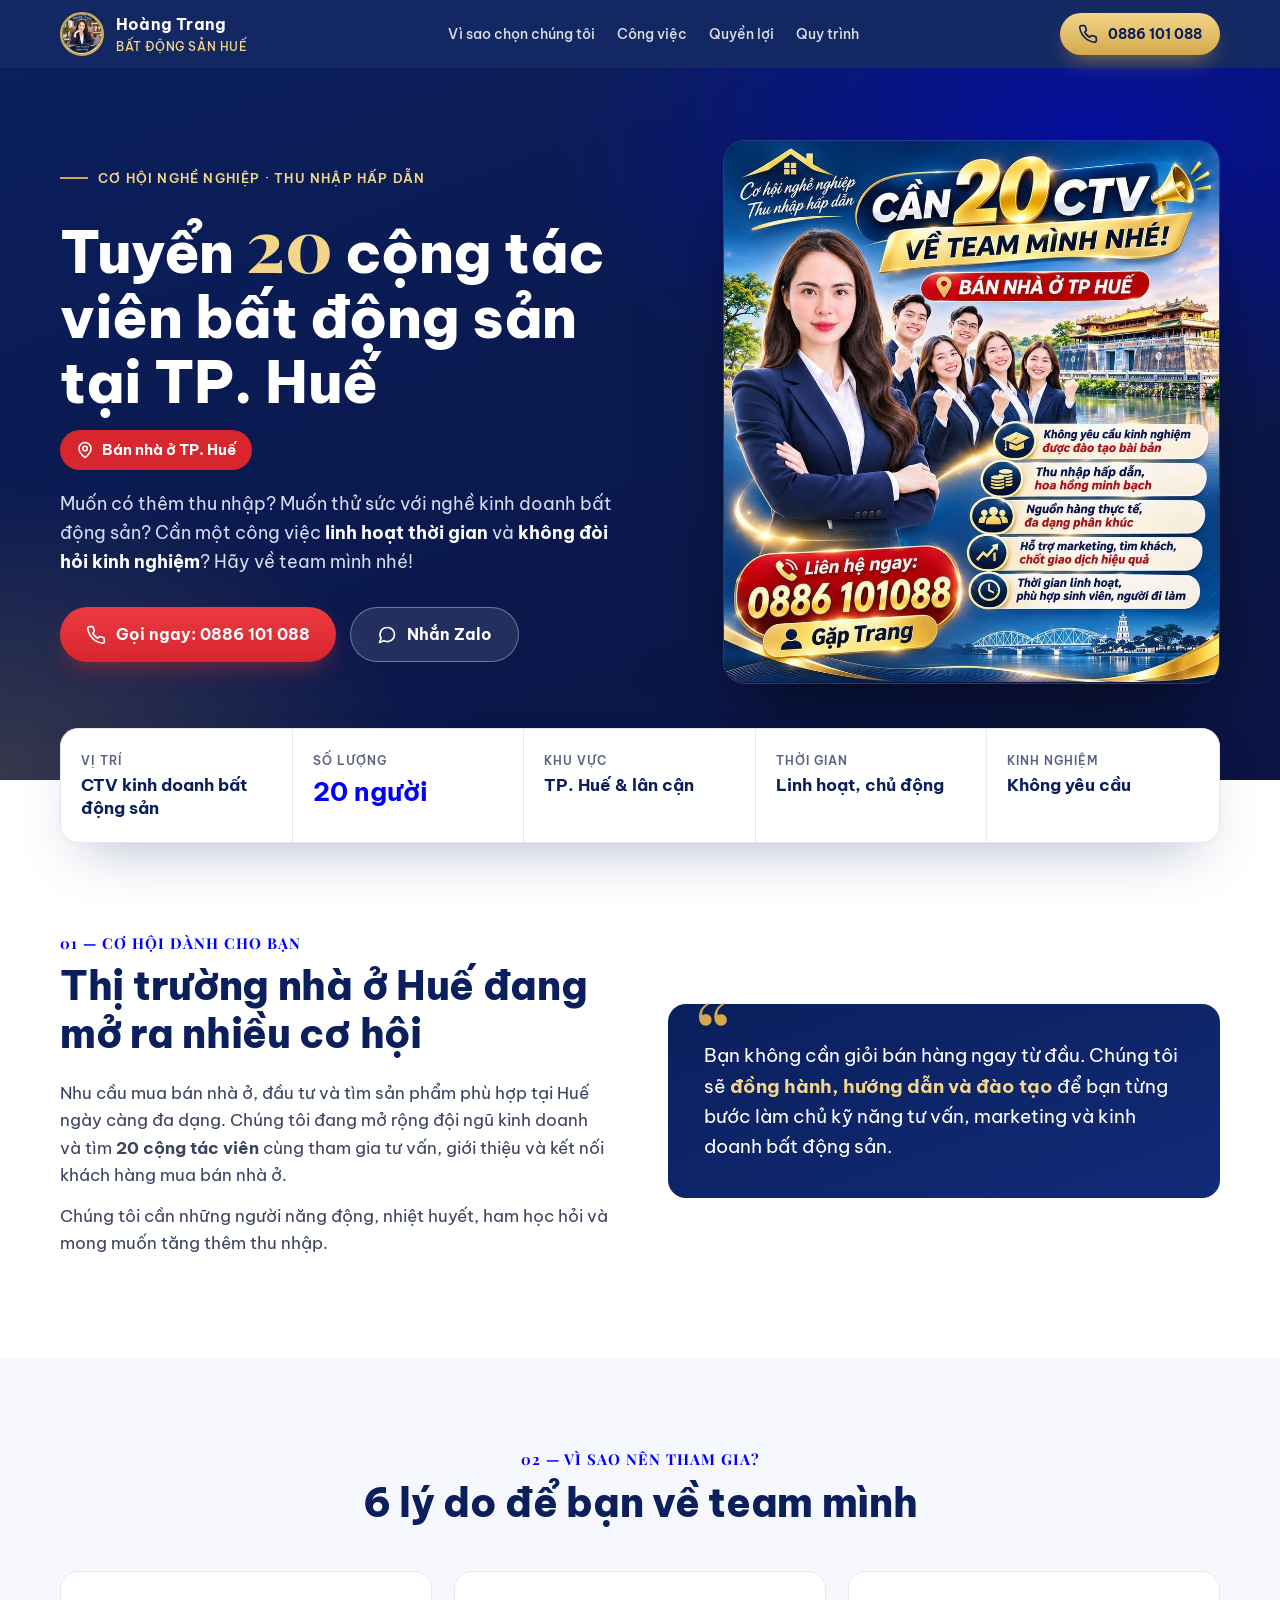
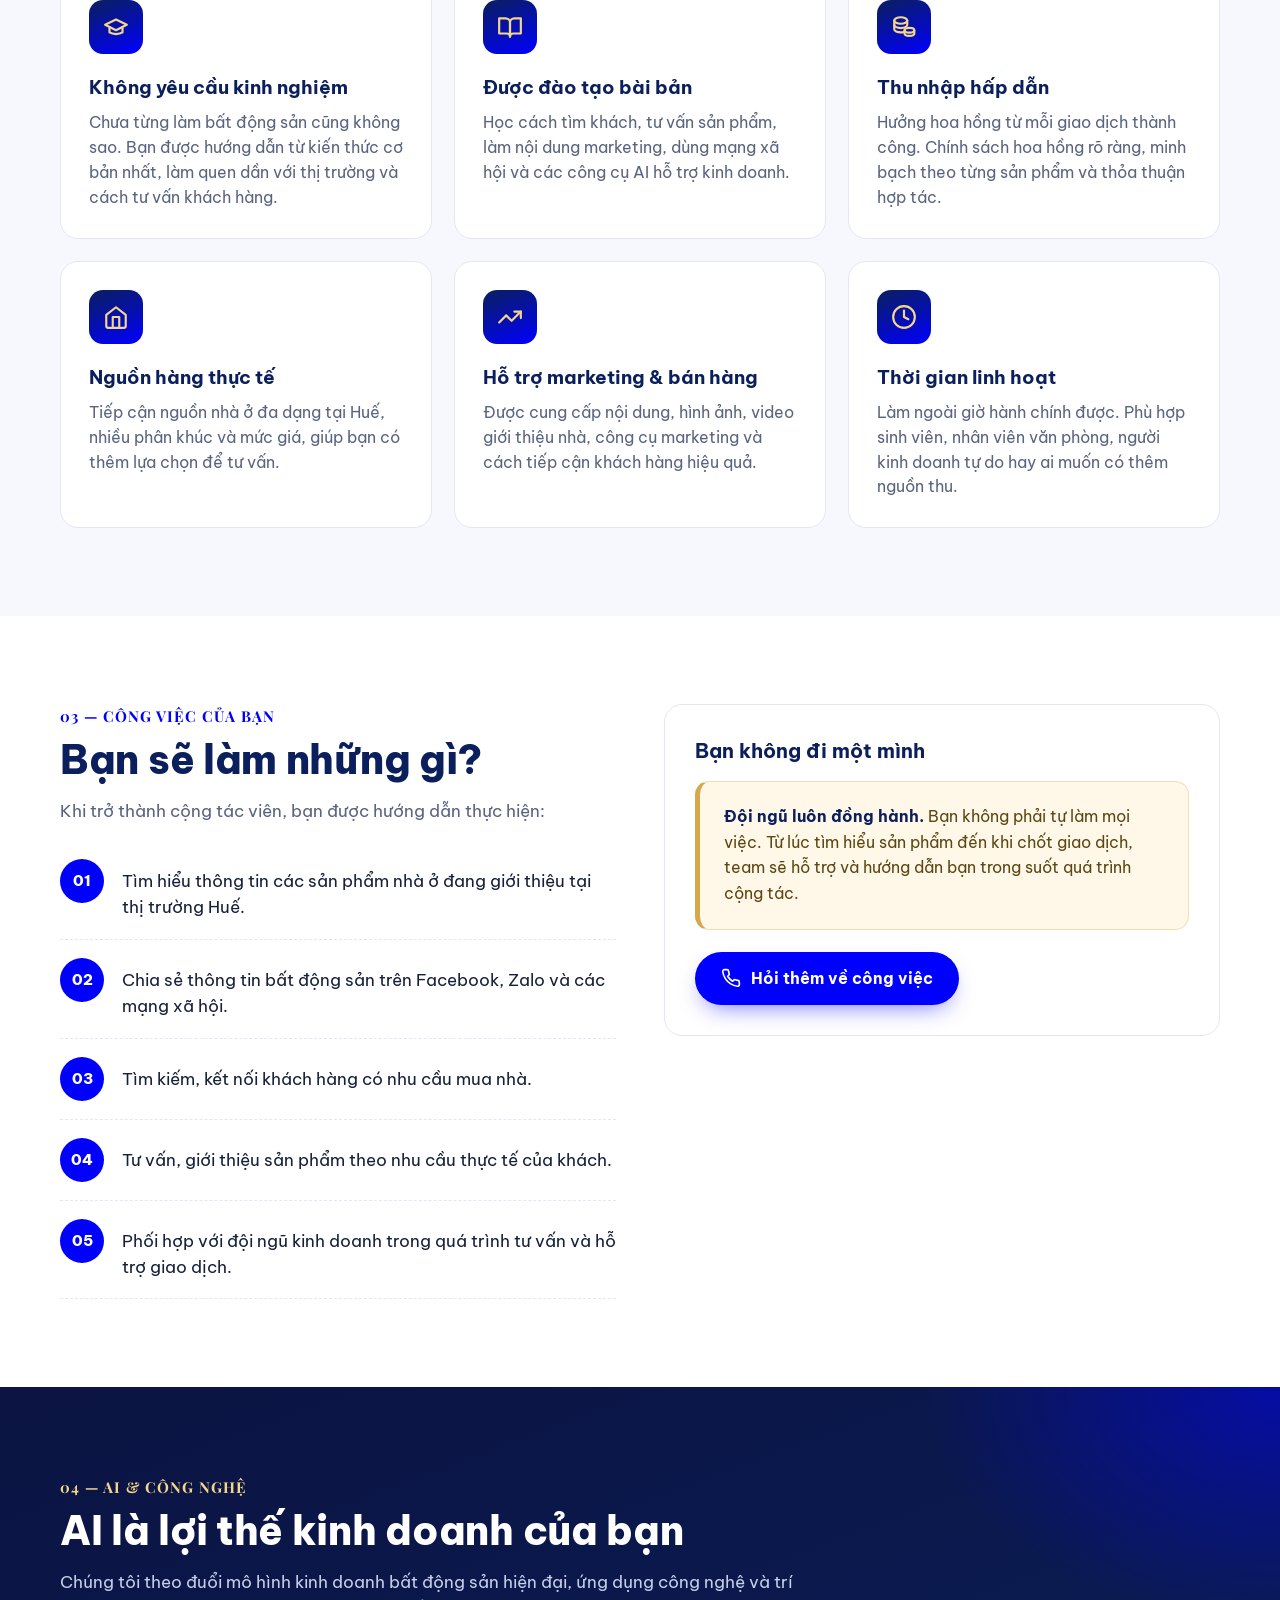
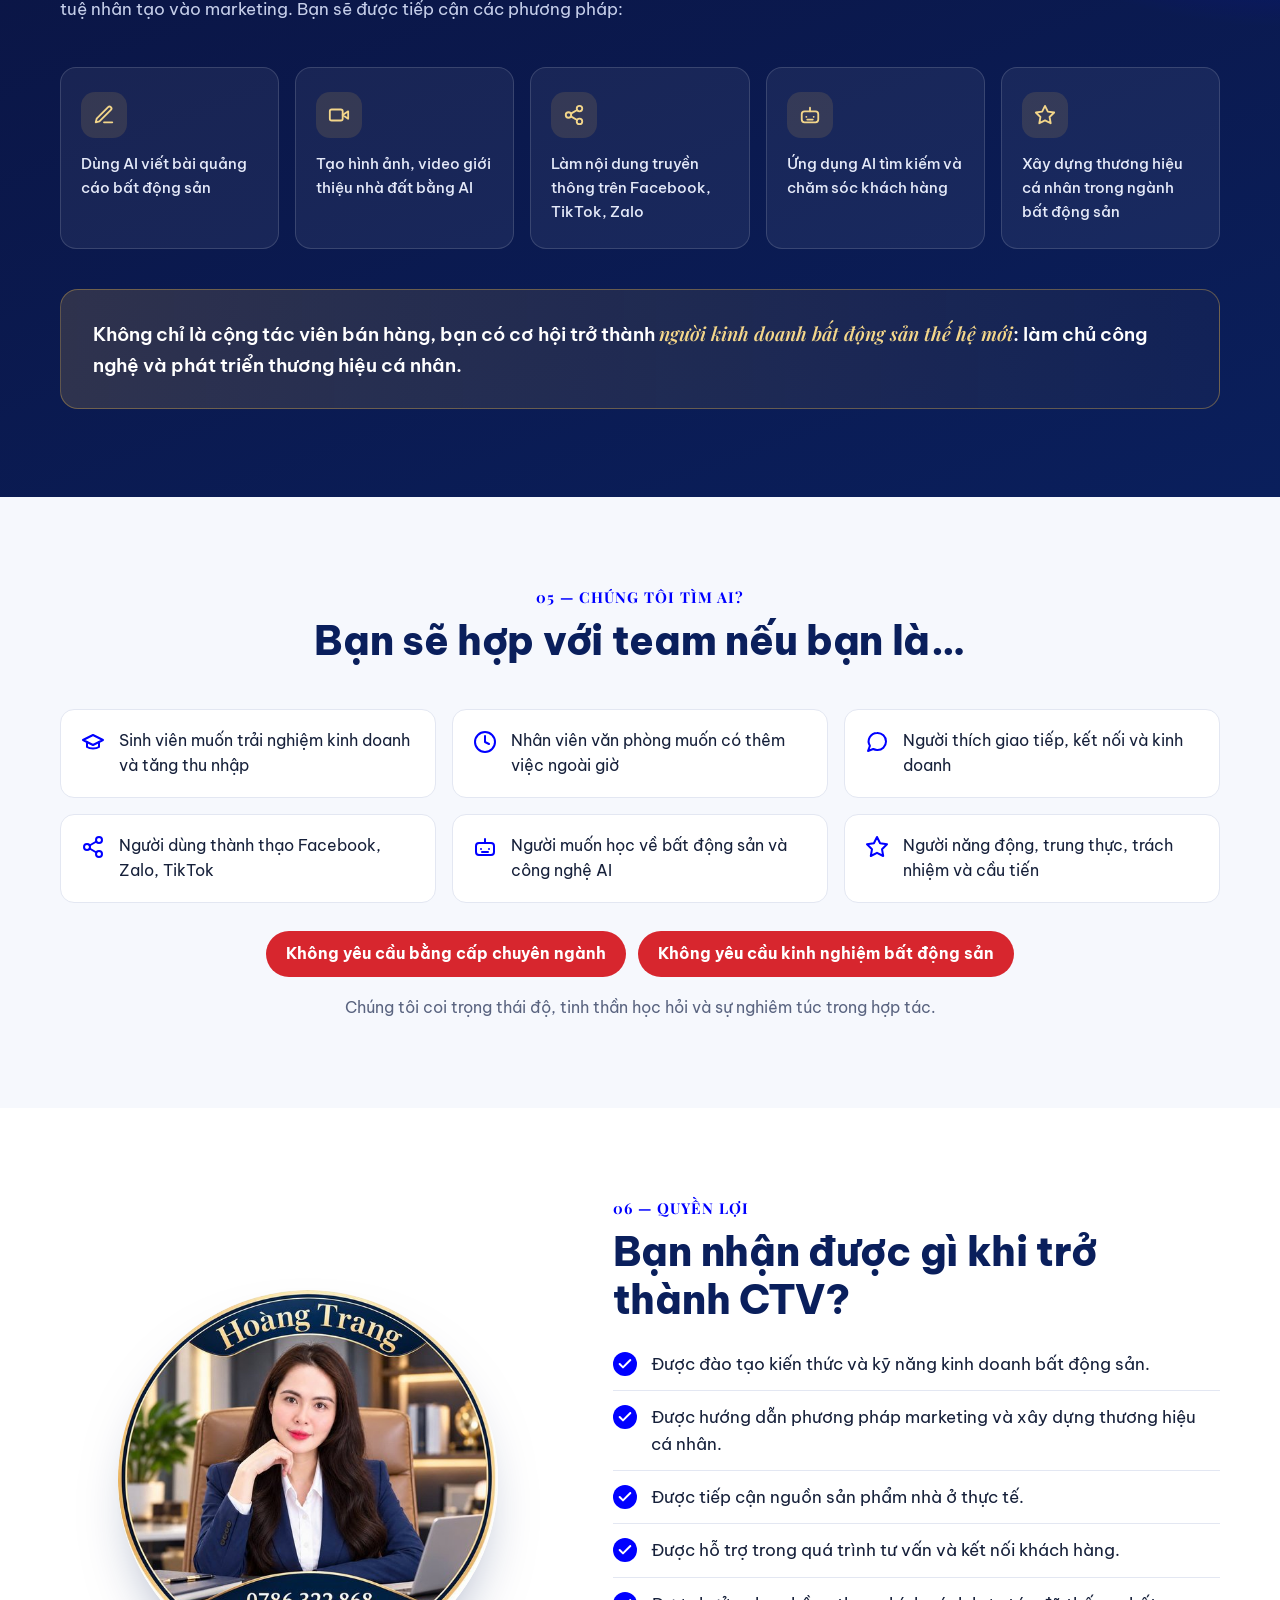
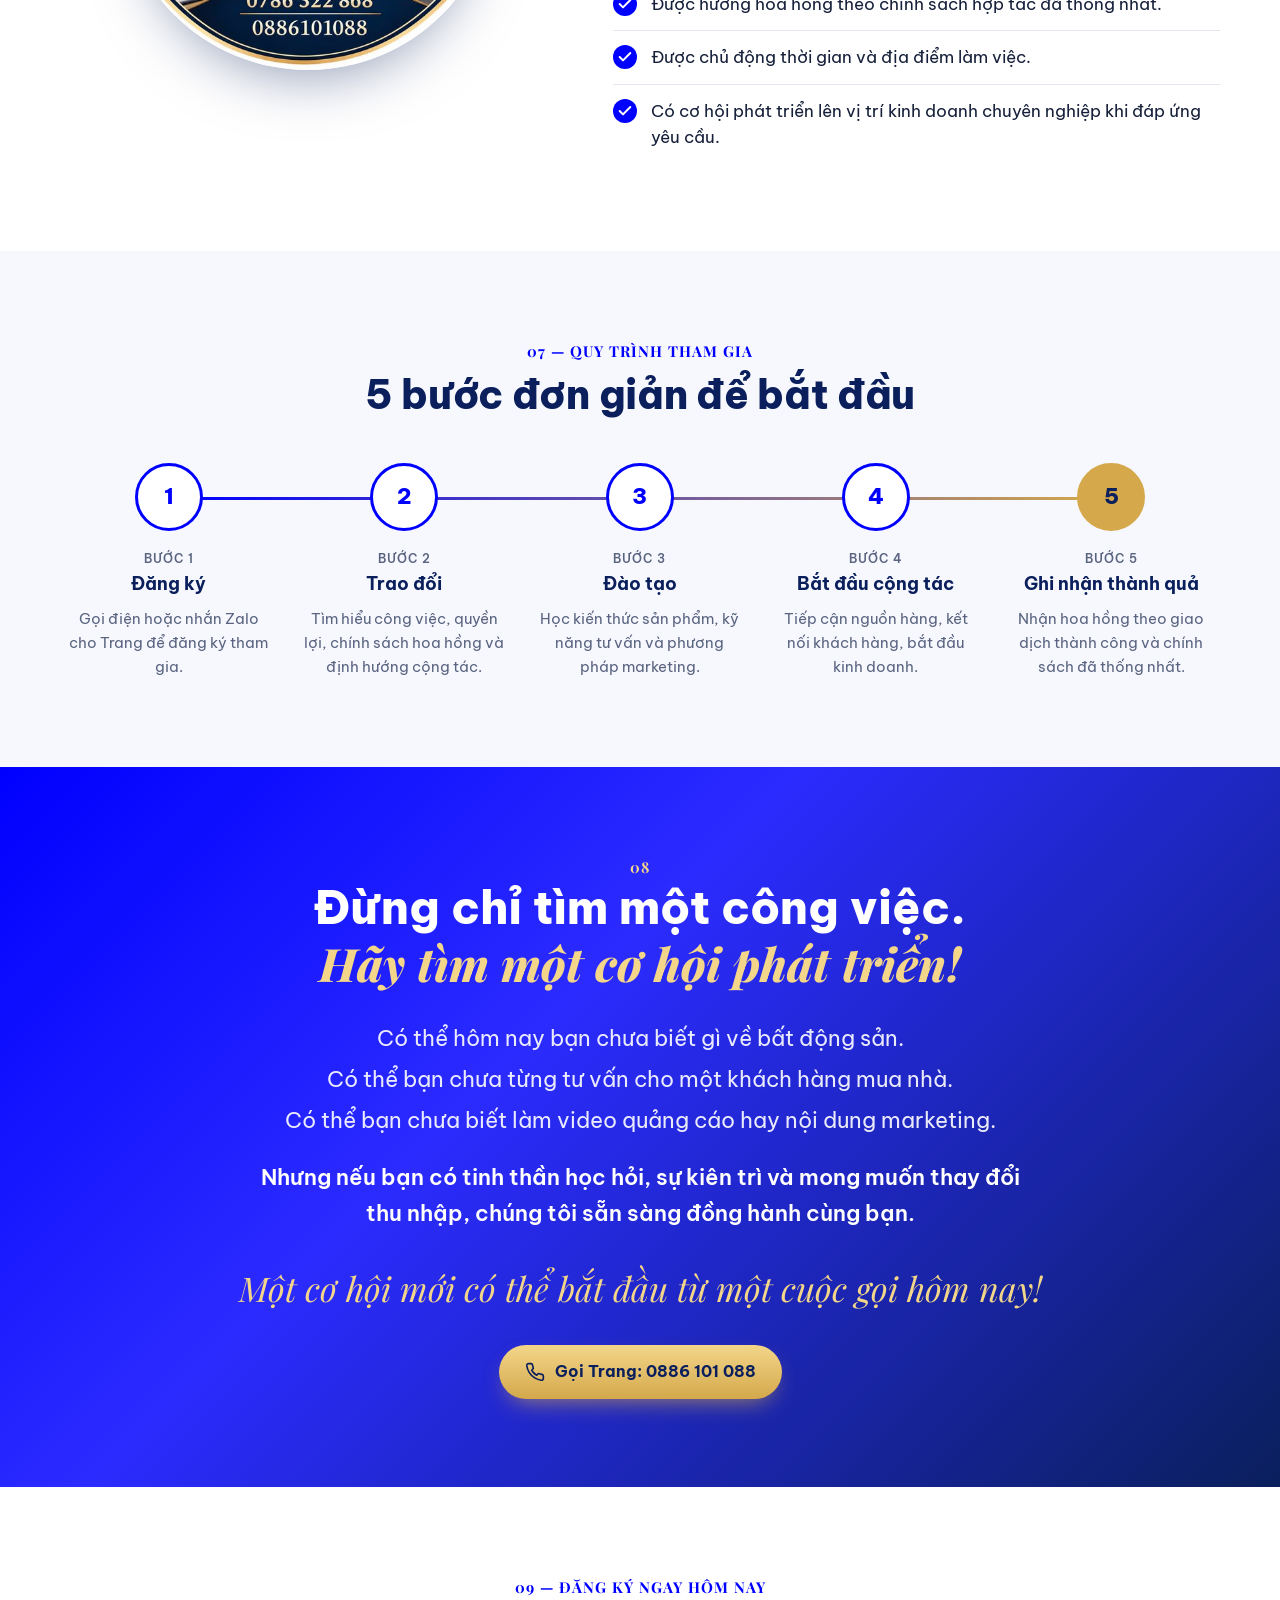
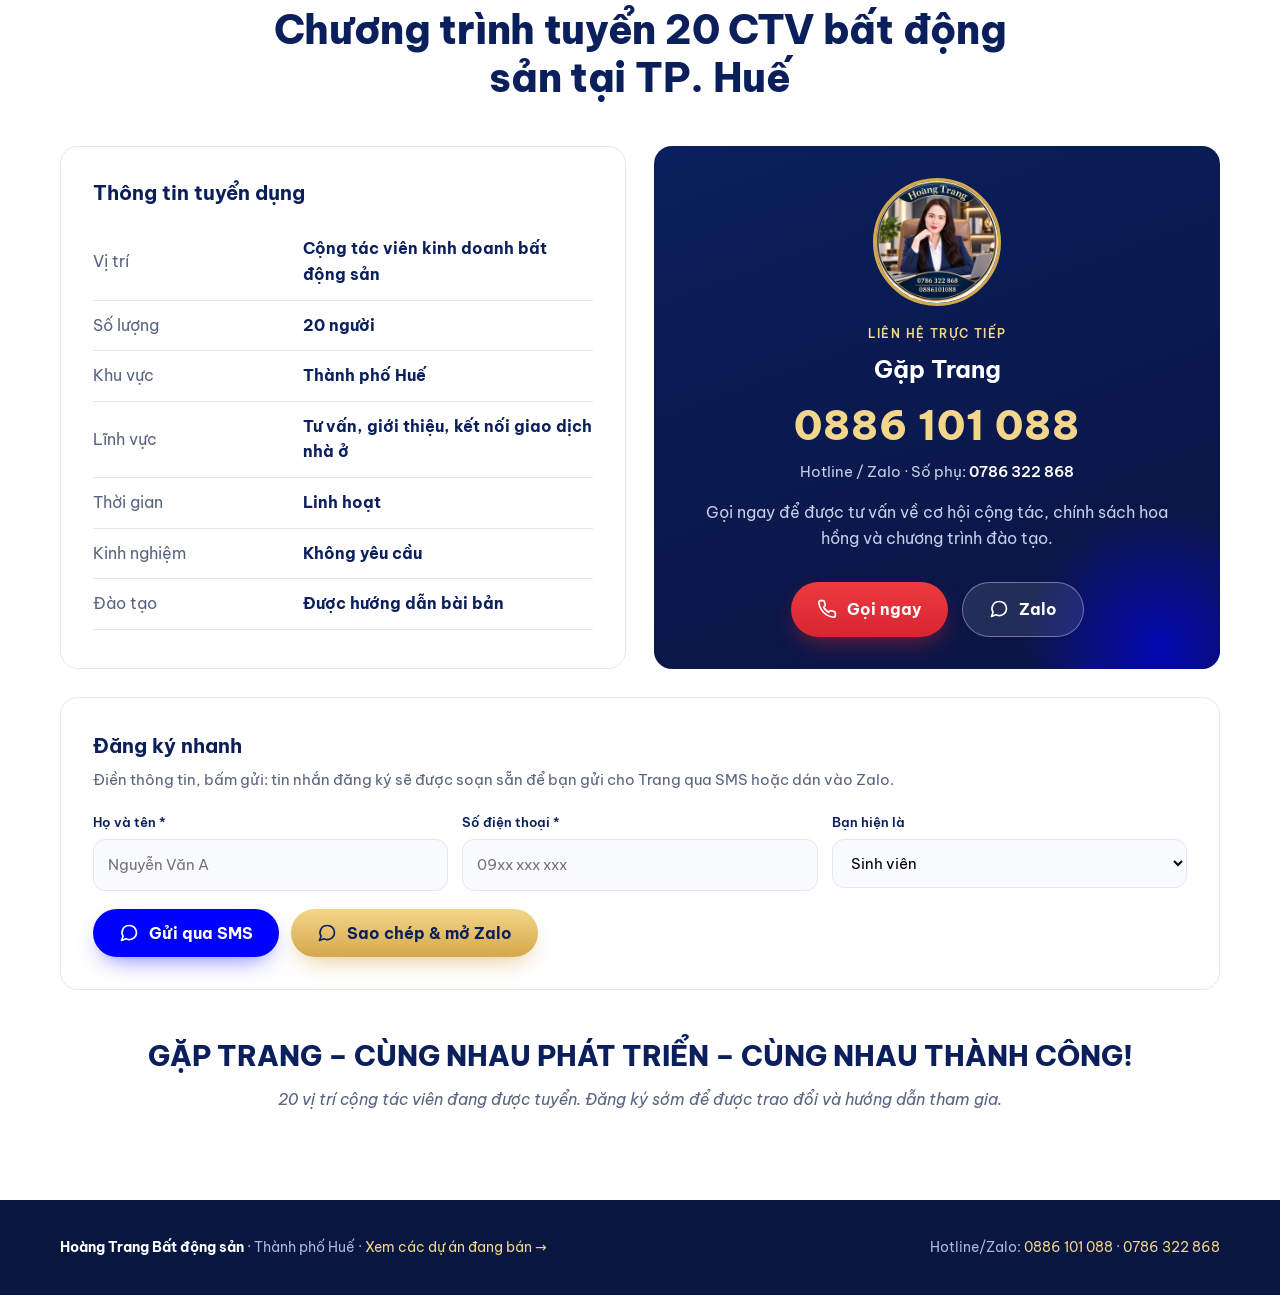
<file: static/tuyen-dung-ctv/index.html>
<!DOCTYPE html>
<html lang="vi">
<head>
<meta charset="utf-8">
<meta name="viewport" content="width=device-width, initial-scale=1">
<title>Tuyển 20 Cộng tác viên Bất động sản tại TP. Huế | Hoàng Trang Bất động sản</title>
<meta name="description" content="Hoàng Trang Bất động sản tuyển 20 cộng tác viên bán nhà ở TP. Huế. Không yêu cầu kinh nghiệm, được đào tạo bài bản, hoa hồng minh bạch, thời gian linh hoạt. Liên hệ Trang: 0886 101 088.">
<meta property="og:type" content="website">
<meta property="og:title" content="Cần 20 CTV bất động sản tại TP. Huế – Gặp Trang 0886 101 088">
<meta property="og:description" content="Không yêu cầu kinh nghiệm · Đào tạo bài bản · Hoa hồng minh bạch · Thời gian linh hoạt.">
<meta property="og:image" content="https://hoangtrangbds.vercel.app/tuyen-dung-ctv/img/poster-tuyen-ctv.jpg">
<meta property="og:url" content="https://hoangtrangbds.vercel.app/tuyen-dung-ctv/">
<link rel="canonical" href="https://hoangtrangbds.vercel.app/tuyen-dung-ctv/">
<link rel="icon" type="image/png" href="/images/favicon.png">
<link rel="apple-touch-icon" href="/images/apple-touch-icon.png">
<meta name="theme-color" content="#0A1F5C">
<link rel="preconnect" href="https://fonts.googleapis.com">
<link rel="preconnect" href="https://fonts.gstatic.com" crossorigin>
<link href="https://fonts.googleapis.com/css2?family=Be+Vietnam+Pro:wght@400;500;600;700;800&family=Playfair+Display:ital,wght@0,700;1,600&display=swap" rel="stylesheet">
<style>
:root{
  --brand:#0000FF;      /* màu thương hiệu */
  --navy:#0A1F5C;
  --navy-2:#122B78;
  --gold:#D4A84B;
  --gold-2:#F3D68A;
  --red:#D7262E;
  --ink:#16203A;
  --muted:#5A6480;
  --line:#E3E7F2;
  --bg:#F6F8FD;
  --white:#fff;
  --r:18px;
}
*{box-sizing:border-box;margin:0;padding:0}
html{scroll-behavior:smooth}
body{font-family:"Be Vietnam Pro",system-ui,sans-serif;color:var(--ink);background:var(--white);line-height:1.6;-webkit-font-smoothing:antialiased}
img{max-width:100%;height:auto;display:block}
a{color:inherit;text-decoration:none}
.wrap{width:min(1160px,92%);margin-inline:auto}
.serif{font-family:"Playfair Display",Georgia,serif}

/* Header */
header{position:sticky;top:0;z-index:50;background:rgba(10,31,92,.96);backdrop-filter:blur(8px);color:#fff}
header .wrap{display:flex;align-items:center;justify-content:space-between;height:68px;gap:16px}
.logo{display:flex;align-items:center;gap:12px;font-weight:700;letter-spacing:.2px}
.logo img{width:44px;height:44px;border-radius:50%;border:2px solid var(--gold)}
.logo small{display:block;font-weight:500;font-size:12px;color:var(--gold-2);letter-spacing:.6px;text-transform:uppercase}
nav{display:flex;gap:22px;font-size:14px;font-weight:500}
nav a{opacity:.85}nav a:hover{opacity:1;color:var(--gold-2)}
.btn{display:inline-flex;align-items:center;justify-content:center;gap:10px;font-weight:700;border-radius:999px;padding:14px 26px;transition:transform .15s,box-shadow .15s;cursor:pointer;border:0;font-family:inherit;font-size:16px}
.btn:hover{transform:translateY(-2px)}
.btn svg{width:20px;height:20px;flex:none}
.btn-red{background:linear-gradient(180deg,#EC3A41,var(--red));color:#fff;box-shadow:0 10px 24px -8px rgba(215,38,46,.6)}
.btn-gold{background:linear-gradient(180deg,var(--gold-2),var(--gold));color:var(--navy);box-shadow:0 10px 24px -10px rgba(212,168,75,.8)}
.btn-ghost{background:rgba(255,255,255,.1);color:#fff;border:1.5px solid rgba(255,255,255,.35)}
.btn-blue{background:var(--brand);color:#fff;box-shadow:0 10px 24px -10px rgba(0,0,255,.6)}
.btn-sm{padding:10px 18px;font-size:14px}

/* Hero */
.hero{position:relative;overflow:hidden;color:#fff;background:
  radial-gradient(900px 500px at 85% 10%,rgba(0,0,255,.45),transparent 60%),
  radial-gradient(700px 500px at 0% 100%,rgba(212,168,75,.22),transparent 60%),
  linear-gradient(160deg,var(--navy) 0%,#0B1442 100%)}
.hero .wrap{display:grid;grid-template-columns:1.1fr .9fr;gap:56px;align-items:center;padding:72px 0 96px}
.eyebrow{display:inline-flex;align-items:center;gap:10px;font-size:13px;font-weight:600;letter-spacing:1.2px;text-transform:uppercase;color:var(--gold-2)}
.eyebrow:before{content:"";width:28px;height:2px;background:var(--gold)}
.hero h1{font-size:clamp(34px,5vw,58px);line-height:1.12;font-weight:800;margin:18px 0 10px;letter-spacing:-.5px}
.hero h1 .num{font-family:"Playfair Display",serif;color:var(--gold-2);font-size:1.25em;line-height:1}
.hero .tag{display:inline-flex;align-items:center;gap:8px;background:var(--red);padding:8px 16px;border-radius:999px;font-weight:700;font-size:15px;margin:6px 0 20px}
.hero .tag svg{width:18px;height:18px}
.hero p.lead{font-size:18px;color:#D5DCF2;max-width:560px}
.hero p.lead b{color:#fff}
.cta-row{display:flex;flex-wrap:wrap;gap:14px;margin-top:30px}
.hero-visual{position:relative}
.hero-visual .poster{border-radius:22px;box-shadow:0 40px 80px -30px rgba(0,0,0,.7);border:1px solid rgba(255,255,255,.15);width:100%;height:auto;aspect-ratio:1199/1312;object-fit:contain}
.hero-visual .badge{position:absolute;left:-28px;bottom:-26px;display:flex;align-items:center;gap:12px;background:#fff;color:var(--navy);padding:12px 18px 12px 12px;border-radius:999px;box-shadow:0 20px 40px -16px rgba(0,0,0,.5)}
.hero-visual .badge img{width:52px;height:52px;border-radius:50%}
.hero-visual .badge b{display:block;font-size:15px}
.hero-visual .badge span{font-size:13px;color:var(--muted)}

/* Facts strip */
.facts{position:relative;z-index:2;margin-top:-52px}
.facts .grid{display:grid;grid-template-columns:repeat(5,1fr);background:#fff;border-radius:var(--r);box-shadow:0 24px 60px -24px rgba(10,31,92,.35);border:1px solid var(--line);overflow:hidden}
.fact{padding:22px 20px;border-right:1px solid var(--line)}
.fact:last-child{border-right:0}
.fact small{display:block;font-size:12px;text-transform:uppercase;letter-spacing:1px;color:var(--muted);font-weight:600}
.fact b{display:block;font-size:17px;color:var(--navy);margin-top:4px;line-height:1.35}
.fact b.big{font-size:26px;color:var(--brand)}

/* Sections */
section{padding:88px 0}
.sec-head{max-width:760px;margin-bottom:44px}
.sec-head.center{text-align:center;margin-inline:auto}
.sec-no{font-family:"Playfair Display",serif;font-size:15px;font-weight:700;color:var(--brand);letter-spacing:1px}
.sec-head h2{font-size:clamp(26px,3.4vw,40px);line-height:1.2;font-weight:800;color:var(--navy);margin:6px 0 14px;letter-spacing:-.3px}
.sec-head p{color:var(--muted);font-size:17px}
.alt{background:var(--bg)}

/* Intro */
.intro{display:grid;grid-template-columns:1fr 1fr;gap:56px;align-items:center}
.intro .quote{background:linear-gradient(160deg,var(--navy),var(--navy-2));color:#fff;border-radius:var(--r);padding:36px;position:relative}
.intro .quote p{font-size:19px;line-height:1.6}
.intro .quote p b{color:var(--gold-2)}
.intro .quote:before{content:"“";position:absolute;top:-18px;left:26px;font-family:"Playfair Display",serif;font-size:90px;color:var(--gold);line-height:1}
.intro-text p{margin-bottom:14px;font-size:17px;color:#3A4460}

/* Cards */
.cards{display:grid;grid-template-columns:repeat(3,1fr);gap:22px}
.card{background:#fff;border:1px solid var(--line);border-radius:var(--r);padding:28px;transition:transform .2s,box-shadow .2s}
.card:hover{transform:translateY(-4px);box-shadow:0 24px 48px -24px rgba(10,31,92,.3)}
.ico{width:54px;height:54px;border-radius:14px;display:grid;place-items:center;background:linear-gradient(160deg,var(--navy),var(--brand));color:var(--gold-2);margin-bottom:18px}
.ico svg{width:26px;height:26px}
.card h3{font-size:19px;color:var(--navy);margin-bottom:8px}
.card p{color:var(--muted);font-size:15.5px}

/* Tasks */
.tasks{display:grid;grid-template-columns:1fr 1fr;gap:48px;align-items:start}
.tlist{list-style:none;counter-reset:t}
.tlist li{counter-increment:t;display:flex;gap:18px;padding:18px 0;border-bottom:1px dashed var(--line);font-size:16.5px}
.tlist li:before{content:counter(t,decimal-leading-zero);flex:none;width:44px;height:44px;border-radius:50%;display:grid;place-items:center;font-weight:800;color:#fff;background:var(--brand);font-size:15px}
.tlist li span{padding-top:9px}
.note{background:#FFF8E8;border:1px solid #F1DFB4;border-left:5px solid var(--gold);border-radius:14px;padding:22px 24px;color:#5C4612}
.note b{color:var(--navy)}
.side-card{background:#fff;border:1px solid var(--line);border-radius:var(--r);padding:30px;position:sticky;top:96px}
.side-card h3{color:var(--navy);font-size:20px;margin-bottom:14px}

/* AI band */
.ai{background:
  radial-gradient(600px 400px at 100% 0%,rgba(0,0,255,.5),transparent 60%),
  linear-gradient(160deg,#0B1442,var(--navy));color:#fff}
.ai .sec-head h2{color:#fff}.ai .sec-head p{color:#C6CFEA}.ai .sec-no{color:var(--gold-2)}
.ai-grid{display:grid;grid-template-columns:repeat(5,1fr);gap:16px}
.ai-item{background:rgba(255,255,255,.06);border:1px solid rgba(255,255,255,.14);border-radius:16px;padding:24px 20px}
.ai-item .ico{background:rgba(212,168,75,.15);color:var(--gold-2);width:46px;height:46px;margin-bottom:14px}
.ai-item .ico svg{width:22px;height:22px}
.ai-item p{font-size:15px;color:#E4E9F8;font-weight:500}
.ai-quote{margin-top:40px;padding:28px 32px;border-radius:var(--r);background:linear-gradient(90deg,rgba(212,168,75,.18),rgba(212,168,75,.04));border:1px solid rgba(212,168,75,.4);font-size:19px;font-weight:600}
.ai-quote em{font-family:"Playfair Display",serif;font-style:italic;color:var(--gold-2)}

/* Who */
.who{display:grid;grid-template-columns:repeat(3,1fr);gap:16px}
.who div{display:flex;gap:14px;align-items:flex-start;background:#fff;border:1px solid var(--line);border-radius:14px;padding:18px 20px;font-size:16px}
.who svg{width:24px;height:24px;flex:none;color:var(--brand);margin-top:2px}
.highlight{margin-top:28px;display:flex;flex-wrap:wrap;gap:12px;align-items:center;justify-content:center;text-align:center}
.pill{background:var(--red);color:#fff;font-weight:700;padding:10px 20px;border-radius:999px}
.highlight p{color:var(--muted);width:100%;margin-top:6px}

/* Benefits */
.benefits{display:grid;grid-template-columns:.9fr 1.1fr;gap:56px;align-items:center}
.benefits img{border-radius:50%;width:min(380px,100%);margin-inline:auto;box-shadow:0 30px 60px -28px rgba(10,31,92,.5)}
.checks{list-style:none}
.checks li{display:flex;gap:14px;padding:13px 0;border-bottom:1px solid var(--line);font-size:16.5px}
.checks li:last-child{border:0}
.checks svg{flex:none;width:24px;height:24px;color:#fff;background:var(--brand);border-radius:50%;padding:4px;margin-top:1px}

/* Steps */
.steps{display:grid;grid-template-columns:repeat(5,1fr);gap:18px;position:relative}
.steps:before{content:"";position:absolute;top:34px;left:10%;right:10%;height:3px;background:linear-gradient(90deg,var(--brand),var(--gold));border-radius:3px}
.step{position:relative;text-align:center;padding:0 6px}
.step .n{width:68px;height:68px;margin:0 auto 18px;border-radius:50%;display:grid;place-items:center;background:#fff;border:3px solid var(--brand);font-weight:800;font-size:22px;color:var(--brand);position:relative;z-index:1}
.step:last-child .n{background:var(--gold);border-color:var(--gold);color:var(--navy)}
.step small{display:block;font-size:12px;letter-spacing:1px;color:var(--muted);font-weight:600}
.step h3{font-size:18px;color:var(--navy);margin:2px 0 8px}
.step p{font-size:15px;color:var(--muted)}

/* Motivation */
.motive{background:linear-gradient(135deg,var(--brand),#2B2BFF 40%,var(--navy));color:#fff;text-align:center}
.motive .lines{max-width:760px;margin:0 auto;font-size:clamp(18px,2.2vw,22px)}
.motive .lines p{opacity:.9;margin:6px 0}
.motive .lines p.strong{opacity:1;margin-top:22px;font-weight:600}
.motive h2{font-size:clamp(28px,4vw,46px);font-weight:800;line-height:1.2;margin-bottom:28px}
.motive h2 em{font-family:"Playfair Display",serif;color:var(--gold-2)}
.motive .big{font-family:"Playfair Display",serif;font-style:italic;font-size:clamp(24px,3vw,34px);color:var(--gold-2);margin:30px 0}

/* Register */
.reg{display:grid;grid-template-columns:1fr 1fr;gap:28px;align-items:stretch}
.summary{background:#fff;border:1px solid var(--line);border-radius:var(--r);padding:32px}
.summary h3{font-size:20px;color:var(--navy);margin-bottom:18px;line-height:1.35}
.summary table{width:100%;border-collapse:collapse;font-size:16px}
.summary td{padding:12px 0;border-bottom:1px solid var(--line)}
.summary td:first-child{color:var(--muted);width:42%}
.summary td:last-child{font-weight:700;color:var(--navy)}
.contact{background:linear-gradient(160deg,var(--navy),#0B1442);color:#fff;border-radius:var(--r);padding:32px;text-align:center;position:relative;overflow:hidden}
.contact:after{content:"";position:absolute;inset:auto -80px -120px auto;width:280px;height:280px;border-radius:50%;background:radial-gradient(rgba(0,0,255,.6),transparent 70%)}
.contact img{width:128px;height:128px;border-radius:50%;margin:0 auto 14px;border:3px solid var(--gold)}
.contact small{color:var(--gold-2);font-weight:600;letter-spacing:1.4px;text-transform:uppercase;font-size:12px}
.contact h3{font-size:24px;margin:4px 0 6px}
.contact .phone{display:block;font-size:clamp(30px,4vw,40px);font-weight:800;color:var(--gold-2);letter-spacing:1px;margin:6px 0 2px}
.contact .phone2{font-size:15px;color:#C6CFEA}
.contact .phone2 a{color:#fff;font-weight:600}
.contact .cta-row{justify-content:center;position:relative;z-index:1}

/* Form */
.form{margin-top:28px;background:#fff;border:1px solid var(--line);border-radius:var(--r);padding:32px}
.form h3{color:var(--navy);font-size:20px;margin-bottom:6px}
.form > p{color:var(--muted);margin-bottom:20px;font-size:15px}
.fgrid{display:grid;grid-template-columns:repeat(3,1fr);gap:14px}
.form label{display:block;font-size:13px;font-weight:600;color:var(--navy);margin-bottom:6px}
.form input,.form select{width:100%;padding:13px 14px;border:1.5px solid var(--line);border-radius:12px;font:inherit;font-size:15px;background:#FAFBFE}
.form input:focus,.form select:focus{outline:none;border-color:var(--brand);background:#fff}
.form .actions{display:flex;flex-wrap:wrap;gap:12px;margin-top:18px;align-items:center}
.form .msg{font-size:14px;color:#0B7A3B;font-weight:600}

.closing{text-align:center;margin-top:44px}
.closing h3{font-size:clamp(20px,2.6vw,28px);color:var(--navy);font-weight:800}
.closing p{color:var(--muted);font-style:italic;margin-top:8px}

footer{background:#081640;color:#AFB9DA;padding:36px 0;font-size:14px}
footer .wrap{display:flex;flex-wrap:wrap;justify-content:space-between;gap:16px;align-items:center}
footer b{color:#fff}
footer a{color:var(--gold-2)}

/* Floating mobile bar */
.fbar{position:fixed;left:0;right:0;bottom:0;z-index:60;display:none;gap:10px;padding:10px 12px calc(10px + env(safe-area-inset-bottom));background:rgba(255,255,255,.97);box-shadow:0 -10px 30px -10px rgba(0,0,0,.25)}
.fbar .btn{flex:1;padding:13px 10px;font-size:15px}

/* Reveal */
.rv{opacity:0;transform:translateY(22px);transition:opacity .7s ease,transform .7s ease}
.rv.in{opacity:1;transform:none}
@media (prefers-reduced-motion:reduce){.rv{opacity:1;transform:none;transition:none}html{scroll-behavior:auto}}

/* Responsive */
@media (max-width:1024px){
  nav{display:none}
  .cards{grid-template-columns:repeat(2,1fr)}
  .ai-grid{grid-template-columns:repeat(3,1fr)}
  .facts .grid{grid-template-columns:repeat(3,1fr)}
  .fact:nth-child(3){border-right:0}
  .fact:nth-child(-n+3){border-bottom:1px solid var(--line)}
}
@media (max-width:820px){
  .hero .wrap,.intro,.tasks,.benefits,.reg{grid-template-columns:1fr}
  .hero .wrap{padding:48px 0 90px;gap:48px}
  .hero-visual{max-width:440px;margin-inline:auto}
  .hero-visual .badge{left:50%;transform:translateX(-50%);white-space:nowrap}
  .steps{grid-template-columns:1fr;gap:22px}
  .steps:before{left:33px;right:auto;top:20px;bottom:20px;width:3px;height:auto;background:linear-gradient(180deg,var(--brand),var(--gold))}
  .step{display:grid;grid-template-columns:68px 1fr;gap:18px;text-align:left;align-items:start}
  .step .n{margin:0}
  .who{grid-template-columns:1fr}
  .fgrid{grid-template-columns:1fr}
  .side-card{position:static}
  section{padding:64px 0}
  .fbar{display:flex}
  footer{padding-bottom:100px}
  .hero-visual .badge{padding:8px 16px 8px 8px;gap:10px}
  .hero-visual .badge img{width:40px;height:40px}
  .hero-visual .badge span{font-size:12px}
  header .btn{display:none}
}
@media (max-width:560px){
  .cards,.ai-grid{grid-template-columns:1fr}
  .facts .grid{grid-template-columns:1fr 1fr}
  .fact{border-right:1px solid var(--line)!important;border-bottom:1px solid var(--line)}
  .fact:nth-child(2n){border-right:0!important}
  .fact:last-child{grid-column:1/-1;border-bottom:0}
  .cta-row .btn{width:100%}
}
</style>
</head>
<body>

<!-- SVG icon sprite -->
<svg width="0" height="0" style="position:absolute" aria-hidden="true">
  <defs>
    <symbol id="i-phone" viewBox="0 0 24 24" fill="none" stroke="currentColor" stroke-width="2" stroke-linecap="round" stroke-linejoin="round"><path d="M22 16.9v3a2 2 0 0 1-2.2 2 19.8 19.8 0 0 1-8.6-3.1 19.5 19.5 0 0 1-6-6A19.8 19.8 0 0 1 2.1 4.2 2 2 0 0 1 4.1 2h3a2 2 0 0 1 2 1.7c.1 1 .4 1.9.7 2.8a2 2 0 0 1-.5 2.1L8 9.9a16 16 0 0 0 6 6l1.3-1.3a2 2 0 0 1 2.1-.4c.9.3 1.8.6 2.8.7a2 2 0 0 1 1.7 2z"/></symbol>
    <symbol id="i-chat" viewBox="0 0 24 24" fill="none" stroke="currentColor" stroke-width="2" stroke-linecap="round" stroke-linejoin="round"><path d="M21 11.5a8.4 8.4 0 0 1-9 8.4 8.6 8.6 0 0 1-3.8-.9L3 21l1.9-5.2A8.4 8.4 0 0 1 12 3a8.4 8.4 0 0 1 9 8.5z"/></symbol>
    <symbol id="i-pin" viewBox="0 0 24 24" fill="none" stroke="currentColor" stroke-width="2.2" stroke-linecap="round" stroke-linejoin="round"><path d="M20 10c0 6-8 12-8 12s-8-6-8-12a8 8 0 0 1 16 0z"/><circle cx="12" cy="10" r="3"/></symbol>
    <symbol id="i-cap" viewBox="0 0 24 24" fill="none" stroke="currentColor" stroke-width="2" stroke-linecap="round" stroke-linejoin="round"><path d="M22 10 12 5 2 10l10 5 10-5z"/><path d="M6 12v5c3 2 9 2 12 0v-5"/></symbol>
    <symbol id="i-book" viewBox="0 0 24 24" fill="none" stroke="currentColor" stroke-width="2" stroke-linecap="round" stroke-linejoin="round"><path d="M2 4h6a4 4 0 0 1 4 4v13a3 3 0 0 0-3-3H2z"/><path d="M22 4h-6a4 4 0 0 0-4 4v13a3 3 0 0 1 3-3h7z"/></symbol>
    <symbol id="i-coins" viewBox="0 0 24 24" fill="none" stroke="currentColor" stroke-width="2" stroke-linecap="round" stroke-linejoin="round"><ellipse cx="9" cy="6" rx="6" ry="3"/><path d="M3 6v4c0 1.7 2.7 3 6 3s6-1.3 6-3V6"/><path d="M3 10v4c0 1.7 2.7 3 6 3 1 0 2-.1 2.8-.4"/><ellipse cx="17" cy="15" rx="4.5" ry="2.2"/><path d="M12.5 15v3c0 1.2 2 2.2 4.5 2.2s4.5-1 4.5-2.2v-3"/></symbol>
    <symbol id="i-home" viewBox="0 0 24 24" fill="none" stroke="currentColor" stroke-width="2" stroke-linecap="round" stroke-linejoin="round"><path d="m3 10 9-7 9 7v10a2 2 0 0 1-2 2H5a2 2 0 0 1-2-2z"/><path d="M9 22V12h6v10"/></symbol>
    <symbol id="i-trend" viewBox="0 0 24 24" fill="none" stroke="currentColor" stroke-width="2" stroke-linecap="round" stroke-linejoin="round"><path d="m22 7-8.5 8.5-5-5L2 17"/><path d="M16 7h6v6"/></symbol>
    <symbol id="i-clock" viewBox="0 0 24 24" fill="none" stroke="currentColor" stroke-width="2" stroke-linecap="round" stroke-linejoin="round"><circle cx="12" cy="12" r="10"/><path d="M12 6v6l4 2"/></symbol>
    <symbol id="i-pen" viewBox="0 0 24 24" fill="none" stroke="currentColor" stroke-width="2" stroke-linecap="round" stroke-linejoin="round"><path d="M12 20h9"/><path d="M16.5 3.5a2.1 2.1 0 0 1 3 3L7 19l-4 1 1-4z"/></symbol>
    <symbol id="i-video" viewBox="0 0 24 24" fill="none" stroke="currentColor" stroke-width="2" stroke-linecap="round" stroke-linejoin="round"><rect x="2" y="6" width="14" height="12" rx="2"/><path d="m22 8-6 4 6 4z"/></symbol>
    <symbol id="i-share" viewBox="0 0 24 24" fill="none" stroke="currentColor" stroke-width="2" stroke-linecap="round" stroke-linejoin="round"><circle cx="18" cy="5" r="3"/><circle cx="6" cy="12" r="3"/><circle cx="18" cy="19" r="3"/><path d="m8.6 13.5 6.8 4M15.4 6.5l-6.8 4"/></symbol>
    <symbol id="i-bot" viewBox="0 0 24 24" fill="none" stroke="currentColor" stroke-width="2" stroke-linecap="round" stroke-linejoin="round"><rect x="3" y="8" width="18" height="12" rx="3"/><path d="M12 4v4M8 14h.01M16 14h.01M9 17h6"/></symbol>
    <symbol id="i-star" viewBox="0 0 24 24" fill="none" stroke="currentColor" stroke-width="2" stroke-linecap="round" stroke-linejoin="round"><path d="m12 2 3.1 6.3 6.9 1-5 4.9 1.2 6.8L12 17.8 5.8 21l1.2-6.8-5-4.9 6.9-1z"/></symbol>
    <symbol id="i-user" viewBox="0 0 24 24" fill="none" stroke="currentColor" stroke-width="2" stroke-linecap="round" stroke-linejoin="round"><circle cx="12" cy="8" r="4"/><path d="M4 21a8 8 0 0 1 16 0"/></symbol>
    <symbol id="i-check" viewBox="0 0 24 24" fill="none" stroke="currentColor" stroke-width="3" stroke-linecap="round" stroke-linejoin="round"><path d="M20 6 9 17l-5-5"/></symbol>
  </defs>
</svg>

<header>
  <div class="wrap">
    <a class="logo" href="/" title="Về trang chủ">
      <img src="img/hoang-trang-avatar.jpg" alt="Hoàng Trang">
      <span>Hoàng Trang<small>Bất động sản Huế</small></span>
    </a>
    <nav>
      <a href="#vi-sao">Vì sao chọn chúng tôi</a>
      <a href="#cong-viec">Công việc</a>
      <a href="#quyen-loi">Quyền lợi</a>
      <a href="#quy-trinh">Quy trình</a>
    </nav>
    <a class="btn btn-gold btn-sm" href="tel:0886101088"><svg><use href="#i-phone"/></svg>0886 101 088</a>
  </div>
</header>

<!-- HERO -->
<div class="hero" id="top">
  <div class="wrap">
    <div>
      <span class="eyebrow">Cơ hội nghề nghiệp · Thu nhập hấp dẫn</span>
      <h1>Tuyển <span class="num">20</span> cộng tác viên bất động sản tại TP. Huế</h1>
      <span class="tag"><svg><use href="#i-pin"/></svg>Bán nhà ở TP. Huế</span>
      <p class="lead">Muốn có thêm thu nhập? Muốn thử sức với nghề kinh doanh bất động sản? Cần một công việc <b>linh hoạt thời gian</b> và <b>không đòi hỏi kinh nghiệm</b>? Hãy về team mình nhé!</p>
      <div class="cta-row">
        <a class="btn btn-red" href="tel:0886101088"><svg><use href="#i-phone"/></svg>Gọi ngay: 0886 101 088</a>
        <a class="btn btn-ghost" href="https://zalo.me/0886101088" target="_blank" rel="noopener"><svg><use href="#i-chat"/></svg>Nhắn Zalo</a>
      </div>
    </div>
    <div class="hero-visual">
      <img class="poster" src="img/poster-tuyen-ctv.jpg" alt="Poster tuyển 20 cộng tác viên bán nhà ở TP. Huế – liên hệ Trang 0886 101 088" width="960" height="1050">
    </div>
  </div>
</div>

<div class="facts">
  <div class="wrap">
    <div class="grid">
      <div class="fact"><small>Vị trí</small><b>CTV kinh doanh bất động sản</b></div>
      <div class="fact"><small>Số lượng</small><b class="big">20 người</b></div>
      <div class="fact"><small>Khu vực</small><b>TP. Huế &amp; lân cận</b></div>
      <div class="fact"><small>Thời gian</small><b>Linh hoạt, chủ động</b></div>
      <div class="fact"><small>Kinh nghiệm</small><b>Không yêu cầu</b></div>
    </div>
  </div>
</div>

<!-- 01 -->
<section>
  <div class="wrap intro">
    <div class="rv">
      <div class="sec-head" style="margin-bottom:22px">
        <span class="sec-no">01 — CƠ HỘI DÀNH CHO BẠN</span>
        <h2>Thị trường nhà ở Huế đang mở ra nhiều cơ hội</h2>
      </div>
      <div class="intro-text">
        <p>Nhu cầu mua bán nhà ở, đầu tư và tìm sản phẩm phù hợp tại Huế ngày càng đa dạng. Chúng tôi đang mở rộng đội ngũ kinh doanh và tìm <b>20 cộng tác viên</b> cùng tham gia tư vấn, giới thiệu và kết nối khách hàng mua bán nhà ở.</p>
        <p>Chúng tôi cần những người năng động, nhiệt huyết, ham học hỏi và mong muốn tăng thêm thu nhập.</p>
      </div>
    </div>
    <div class="quote rv">
      <p>Bạn không cần giỏi bán hàng ngay từ đầu. Chúng tôi sẽ <b>đồng hành, hướng dẫn và đào tạo</b> để bạn từng bước làm chủ kỹ năng tư vấn, marketing và kinh doanh bất động sản.</p>
    </div>
  </div>
</section>

<!-- 02 -->
<section class="alt" id="vi-sao">
  <div class="wrap">
    <div class="sec-head center rv">
      <span class="sec-no">02 — VÌ SAO NÊN THAM GIA?</span>
      <h2>6 lý do để bạn về team mình</h2>
    </div>
    <div class="cards">
      <div class="card rv"><div class="ico"><svg><use href="#i-cap"/></svg></div><h3>Không yêu cầu kinh nghiệm</h3><p>Chưa từng làm bất động sản cũng không sao. Bạn được hướng dẫn từ kiến thức cơ bản nhất, làm quen dần với thị trường và cách tư vấn khách hàng.</p></div>
      <div class="card rv"><div class="ico"><svg><use href="#i-book"/></svg></div><h3>Được đào tạo bài bản</h3><p>Học cách tìm khách, tư vấn sản phẩm, làm nội dung marketing, dùng mạng xã hội và các công cụ AI hỗ trợ kinh doanh.</p></div>
      <div class="card rv"><div class="ico"><svg><use href="#i-coins"/></svg></div><h3>Thu nhập hấp dẫn</h3><p>Hưởng hoa hồng từ mỗi giao dịch thành công. Chính sách hoa hồng rõ ràng, minh bạch theo từng sản phẩm và thỏa thuận hợp tác.</p></div>
      <div class="card rv"><div class="ico"><svg><use href="#i-home"/></svg></div><h3>Nguồn hàng thực tế</h3><p>Tiếp cận nguồn nhà ở đa dạng tại Huế, nhiều phân khúc và mức giá, giúp bạn có thêm lựa chọn để tư vấn.</p></div>
      <div class="card rv"><div class="ico"><svg><use href="#i-trend"/></svg></div><h3>Hỗ trợ marketing &amp; bán hàng</h3><p>Được cung cấp nội dung, hình ảnh, video giới thiệu nhà, công cụ marketing và cách tiếp cận khách hàng hiệu quả.</p></div>
      <div class="card rv"><div class="ico"><svg><use href="#i-clock"/></svg></div><h3>Thời gian linh hoạt</h3><p>Làm ngoài giờ hành chính được. Phù hợp sinh viên, nhân viên văn phòng, người kinh doanh tự do hay ai muốn có thêm nguồn thu.</p></div>
    </div>
  </div>
</section>

<!-- 03 -->
<section id="cong-viec">
  <div class="wrap tasks">
    <div class="rv">
      <div class="sec-head" style="margin-bottom:16px">
        <span class="sec-no">03 — CÔNG VIỆC CỦA BẠN</span>
        <h2>Bạn sẽ làm những gì?</h2>
        <p>Khi trở thành cộng tác viên, bạn được hướng dẫn thực hiện:</p>
      </div>
      <ol class="tlist">
        <li><span>Tìm hiểu thông tin các sản phẩm nhà ở đang giới thiệu tại thị trường Huế.</span></li>
        <li><span>Chia sẻ thông tin bất động sản trên Facebook, Zalo và các mạng xã hội.</span></li>
        <li><span>Tìm kiếm, kết nối khách hàng có nhu cầu mua nhà.</span></li>
        <li><span>Tư vấn, giới thiệu sản phẩm theo nhu cầu thực tế của khách.</span></li>
        <li><span>Phối hợp với đội ngũ kinh doanh trong quá trình tư vấn và hỗ trợ giao dịch.</span></li>
      </ol>
    </div>
    <div class="side-card rv">
      <h3>Bạn không đi một mình</h3>
      <div class="note"><b>Đội ngũ luôn đồng hành.</b> Bạn không phải tự làm mọi việc. Từ lúc tìm hiểu sản phẩm đến khi chốt giao dịch, team sẽ hỗ trợ và hướng dẫn bạn trong suốt quá trình cộng tác.</div>
      <div class="cta-row" style="margin-top:22px">
        <a class="btn btn-blue" href="tel:0886101088"><svg><use href="#i-phone"/></svg>Hỏi thêm về công việc</a>
      </div>
    </div>
  </div>
</section>

<!-- 04 -->
<section class="ai">
  <div class="wrap">
    <div class="sec-head rv">
      <span class="sec-no">04 — AI &amp; CÔNG NGHỆ</span>
      <h2>AI là lợi thế kinh doanh của bạn</h2>
      <p>Chúng tôi theo đuổi mô hình kinh doanh bất động sản hiện đại, ứng dụng công nghệ và trí tuệ nhân tạo vào marketing. Bạn sẽ được tiếp cận các phương pháp:</p>
    </div>
    <div class="ai-grid">
      <div class="ai-item rv"><div class="ico"><svg><use href="#i-pen"/></svg></div><p>Dùng AI viết bài quảng cáo bất động sản</p></div>
      <div class="ai-item rv"><div class="ico"><svg><use href="#i-video"/></svg></div><p>Tạo hình ảnh, video giới thiệu nhà đất bằng AI</p></div>
      <div class="ai-item rv"><div class="ico"><svg><use href="#i-share"/></svg></div><p>Làm nội dung truyền thông trên Facebook, TikTok, Zalo</p></div>
      <div class="ai-item rv"><div class="ico"><svg><use href="#i-bot"/></svg></div><p>Ứng dụng AI tìm kiếm và chăm sóc khách hàng</p></div>
      <div class="ai-item rv"><div class="ico"><svg><use href="#i-star"/></svg></div><p>Xây dựng thương hiệu cá nhân trong ngành bất động sản</p></div>
    </div>
    <div class="ai-quote rv">Không chỉ là cộng tác viên bán hàng, bạn có cơ hội trở thành <em>người kinh doanh bất động sản thế hệ mới</em>: làm chủ công nghệ và phát triển thương hiệu cá nhân.</div>
  </div>
</section>

<!-- 05 -->
<section class="alt">
  <div class="wrap">
    <div class="sec-head center rv">
      <span class="sec-no">05 — CHÚNG TÔI TÌM AI?</span>
      <h2>Bạn sẽ hợp với team nếu bạn là…</h2>
    </div>
    <div class="who">
      <div class="rv"><svg><use href="#i-cap"/></svg>Sinh viên muốn trải nghiệm kinh doanh và tăng thu nhập</div>
      <div class="rv"><svg><use href="#i-clock"/></svg>Nhân viên văn phòng muốn có thêm việc ngoài giờ</div>
      <div class="rv"><svg><use href="#i-chat"/></svg>Người thích giao tiếp, kết nối và kinh doanh</div>
      <div class="rv"><svg><use href="#i-share"/></svg>Người dùng thành thạo Facebook, Zalo, TikTok</div>
      <div class="rv"><svg><use href="#i-bot"/></svg>Người muốn học về bất động sản và công nghệ AI</div>
      <div class="rv"><svg><use href="#i-star"/></svg>Người năng động, trung thực, trách nhiệm và cầu tiến</div>
    </div>
    <div class="highlight rv">
      <span class="pill">Không yêu cầu bằng cấp chuyên ngành</span>
      <span class="pill">Không yêu cầu kinh nghiệm bất động sản</span>
      <p>Chúng tôi coi trọng thái độ, tinh thần học hỏi và sự nghiêm túc trong hợp tác.</p>
    </div>
  </div>
</section>

<!-- 06 -->
<section id="quyen-loi">
  <div class="wrap benefits">
    <div class="rv"><img src="img/hoang-trang-avatar.jpg" alt="Hoàng Trang – Hotline 0786 322 868 và 0886 101 088" loading="lazy"></div>
    <div class="rv">
      <div class="sec-head" style="margin-bottom:12px">
        <span class="sec-no">06 — QUYỀN LỢI</span>
        <h2>Bạn nhận được gì khi trở thành CTV?</h2>
      </div>
      <ul class="checks">
        <li><svg><use href="#i-check"/></svg>Được đào tạo kiến thức và kỹ năng kinh doanh bất động sản.</li>
        <li><svg><use href="#i-check"/></svg>Được hướng dẫn phương pháp marketing và xây dựng thương hiệu cá nhân.</li>
        <li><svg><use href="#i-check"/></svg>Được tiếp cận nguồn sản phẩm nhà ở thực tế.</li>
        <li><svg><use href="#i-check"/></svg>Được hỗ trợ trong quá trình tư vấn và kết nối khách hàng.</li>
        <li><svg><use href="#i-check"/></svg>Được hưởng hoa hồng theo chính sách hợp tác đã thống nhất.</li>
        <li><svg><use href="#i-check"/></svg>Được chủ động thời gian và địa điểm làm việc.</li>
        <li><svg><use href="#i-check"/></svg>Có cơ hội phát triển lên vị trí kinh doanh chuyên nghiệp khi đáp ứng yêu cầu.</li>
      </ul>
    </div>
  </div>
</section>

<!-- 07 -->
<section class="alt" id="quy-trinh">
  <div class="wrap">
    <div class="sec-head center rv">
      <span class="sec-no">07 — QUY TRÌNH THAM GIA</span>
      <h2>5 bước đơn giản để bắt đầu</h2>
    </div>
    <div class="steps">
      <div class="step rv"><div class="n">1</div><div><small>BƯỚC 1</small><h3>Đăng ký</h3><p>Gọi điện hoặc nhắn Zalo cho Trang để đăng ký tham gia.</p></div></div>
      <div class="step rv"><div class="n">2</div><div><small>BƯỚC 2</small><h3>Trao đổi</h3><p>Tìm hiểu công việc, quyền lợi, chính sách hoa hồng và định hướng cộng tác.</p></div></div>
      <div class="step rv"><div class="n">3</div><div><small>BƯỚC 3</small><h3>Đào tạo</h3><p>Học kiến thức sản phẩm, kỹ năng tư vấn và phương pháp marketing.</p></div></div>
      <div class="step rv"><div class="n">4</div><div><small>BƯỚC 4</small><h3>Bắt đầu cộng tác</h3><p>Tiếp cận nguồn hàng, kết nối khách hàng, bắt đầu kinh doanh.</p></div></div>
      <div class="step rv"><div class="n">5</div><div><small>BƯỚC 5</small><h3>Ghi nhận thành quả</h3><p>Nhận hoa hồng theo giao dịch thành công và chính sách đã thống nhất.</p></div></div>
    </div>
  </div>
</section>

<!-- 08 -->
<section class="motive">
  <div class="wrap">
    <span class="sec-no" style="color:var(--gold-2)">08</span>
    <h2>Đừng chỉ tìm một công việc.<br><em>Hãy tìm một cơ hội phát triển!</em></h2>
    <div class="lines rv">
      <p>Có thể hôm nay bạn chưa biết gì về bất động sản.</p>
      <p>Có thể bạn chưa từng tư vấn cho một khách hàng mua nhà.</p>
      <p>Có thể bạn chưa biết làm video quảng cáo hay nội dung marketing.</p>
      <p class="strong">Nhưng nếu bạn có tinh thần học hỏi, sự kiên trì và mong muốn thay đổi thu nhập, chúng tôi sẵn sàng đồng hành cùng bạn.</p>
    </div>
    <p class="big rv">Một cơ hội mới có thể bắt đầu từ một cuộc gọi hôm nay!</p>
    <div class="cta-row" style="justify-content:center">
      <a class="btn btn-gold" href="tel:0886101088"><svg><use href="#i-phone"/></svg>Gọi Trang: 0886 101 088</a>
    </div>
  </div>
</section>

<!-- 09 -->
<section id="dang-ky">
  <div class="wrap">
    <div class="sec-head center rv">
      <span class="sec-no">09 — ĐĂNG KÝ NGAY HÔM NAY</span>
      <h2>Chương trình tuyển 20 CTV bất động sản tại TP. Huế</h2>
    </div>
    <div class="reg">
      <div class="summary rv">
        <h3>Thông tin tuyển dụng</h3>
        <table>
          <tr><td>Vị trí</td><td>Cộng tác viên kinh doanh bất động sản</td></tr>
          <tr><td>Số lượng</td><td>20 người</td></tr>
          <tr><td>Khu vực</td><td>Thành phố Huế</td></tr>
          <tr><td>Lĩnh vực</td><td>Tư vấn, giới thiệu, kết nối giao dịch nhà ở</td></tr>
          <tr><td>Thời gian</td><td>Linh hoạt</td></tr>
          <tr><td>Kinh nghiệm</td><td>Không yêu cầu</td></tr>
          <tr><td>Đào tạo</td><td>Được hướng dẫn bài bản</td></tr>
        </table>
      </div>
      <div class="contact rv">
        <img src="img/hoang-trang-avatar.jpg" alt="Trang" loading="lazy">
        <small>Liên hệ trực tiếp</small>
        <h3>Gặp Trang</h3>
        <a class="phone" href="tel:0886101088">0886 101 088</a>
        <div class="phone2">Hotline / Zalo · Số phụ: <a href="tel:0786322868">0786 322 868</a></div>
        <p style="color:#C6CFEA;margin:16px 0 4px;position:relative;z-index:1">Gọi ngay để được tư vấn về cơ hội cộng tác, chính sách hoa hồng và chương trình đào tạo.</p>
        <div class="cta-row">
          <a class="btn btn-red" href="tel:0886101088"><svg><use href="#i-phone"/></svg>Gọi ngay</a>
          <a class="btn btn-ghost" href="https://zalo.me/0886101088" target="_blank" rel="noopener"><svg><use href="#i-chat"/></svg>Zalo</a>
        </div>
      </div>
    </div>

    <form class="form rv" id="regForm" novalidate>
      <h3>Đăng ký nhanh</h3>
      <p>Điền thông tin, bấm gửi: tin nhắn đăng ký sẽ được soạn sẵn để bạn gửi cho Trang qua SMS hoặc dán vào Zalo.</p>
      <div class="fgrid">
        <div><label for="fName">Họ và tên *</label><input id="fName" required placeholder="Nguyễn Văn A"></div>
        <div><label for="fPhone">Số điện thoại *</label><input id="fPhone" type="tel" required placeholder="09xx xxx xxx"></div>
        <div><label for="fRole">Bạn hiện là</label>
          <select id="fRole">
            <option>Sinh viên</option><option>Nhân viên văn phòng</option><option>Kinh doanh tự do</option><option>Đã làm bất động sản</option><option>Khác</option>
          </select></div>
      </div>
      <div class="actions">
        <button class="btn btn-blue" type="submit"><svg><use href="#i-chat"/></svg>Gửi qua SMS</button>
        <button class="btn btn-gold" type="button" id="btnZalo"><svg><use href="#i-chat"/></svg>Sao chép &amp; mở Zalo</button>
        <span class="msg" id="fMsg" role="status"></span>
      </div>
    </form>

    <div class="closing rv">
      <h3>GẶP TRANG – CÙNG NHAU PHÁT TRIỂN – CÙNG NHAU THÀNH CÔNG!</h3>
      <p>20 vị trí cộng tác viên đang được tuyển. Đăng ký sớm để được trao đổi và hướng dẫn tham gia.</p>
    </div>
  </div>
</section>

<footer>
  <div class="wrap">
    <div><a href="/" style="color:#fff"><b>Hoàng Trang Bất động sản</b></a> · Thành phố Huế · <a href="/">Xem các dự án đang bán →</a></div>
    <div>Hotline/Zalo: <a href="tel:0886101088">0886 101 088</a> · <a href="tel:0786322868">0786 322 868</a></div>
  </div>
</footer>

<div class="fbar">
  <a class="btn btn-red" href="tel:0886101088"><svg><use href="#i-phone"/></svg>Gọi Trang</a>
  <a class="btn btn-blue" href="https://zalo.me/0886101088" target="_blank" rel="noopener"><svg><use href="#i-chat"/></svg>Zalo</a>
</div>

<script>
// Hiệu ứng xuất hiện khi cuộn
(function(){
  var els=document.querySelectorAll('.rv');
  if(!('IntersectionObserver' in window)){els.forEach(function(e){e.classList.add('in')});return;}
  var io=new IntersectionObserver(function(en){en.forEach(function(e){if(e.isIntersecting){e.target.classList.add('in');io.unobserve(e.target);}})},{threshold:.12});
  els.forEach(function(e){io.observe(e)});
})();

// Form đăng ký nhanh (không cần máy chủ)
(function(){
  var HOTLINE='0886101088';
  var f=document.getElementById('regForm'),msg=document.getElementById('fMsg');
  function build(){
    var n=document.getElementById('fName').value.trim(),
        p=document.getElementById('fPhone').value.trim(),
        r=document.getElementById('fRole').value;
    if(!n||!/^[0-9+ .]{9,15}$/.test(p)){msg.style.color='#D7262E';msg.textContent='Vui lòng nhập họ tên và số điện thoại hợp lệ.';return null;}
    msg.style.color='';
    return 'Chào Trang, mình đăng ký làm CTV bất động sản tại Huế. Họ tên: '+n+'. SĐT: '+p+'. Hiện là: '+r+'.';
  }
  f.addEventListener('submit',function(e){
    e.preventDefault();var t=build();if(!t)return;
    var sep=/iPhone|iPad|iPod/i.test(navigator.userAgent)?'&':'?';
    window.location.href='sms:'+HOTLINE+sep+'body='+encodeURIComponent(t);
    msg.textContent='Đang mở ứng dụng tin nhắn…';
  });
  document.getElementById('btnZalo').addEventListener('click',function(){
    var t=build();if(!t)return;
    var open=function(){window.open('https://zalo.me/'+HOTLINE,'_blank','noopener');};
    try{
      navigator.clipboard.writeText(t).then(function(){msg.textContent='Đã sao chép tin nhắn. Dán vào khung chat Zalo nhé!';open();},function(){msg.textContent=t;open();});
    }catch(err){msg.textContent=t;open();}
  });
})();
</script>
</body>
</html>
</file>
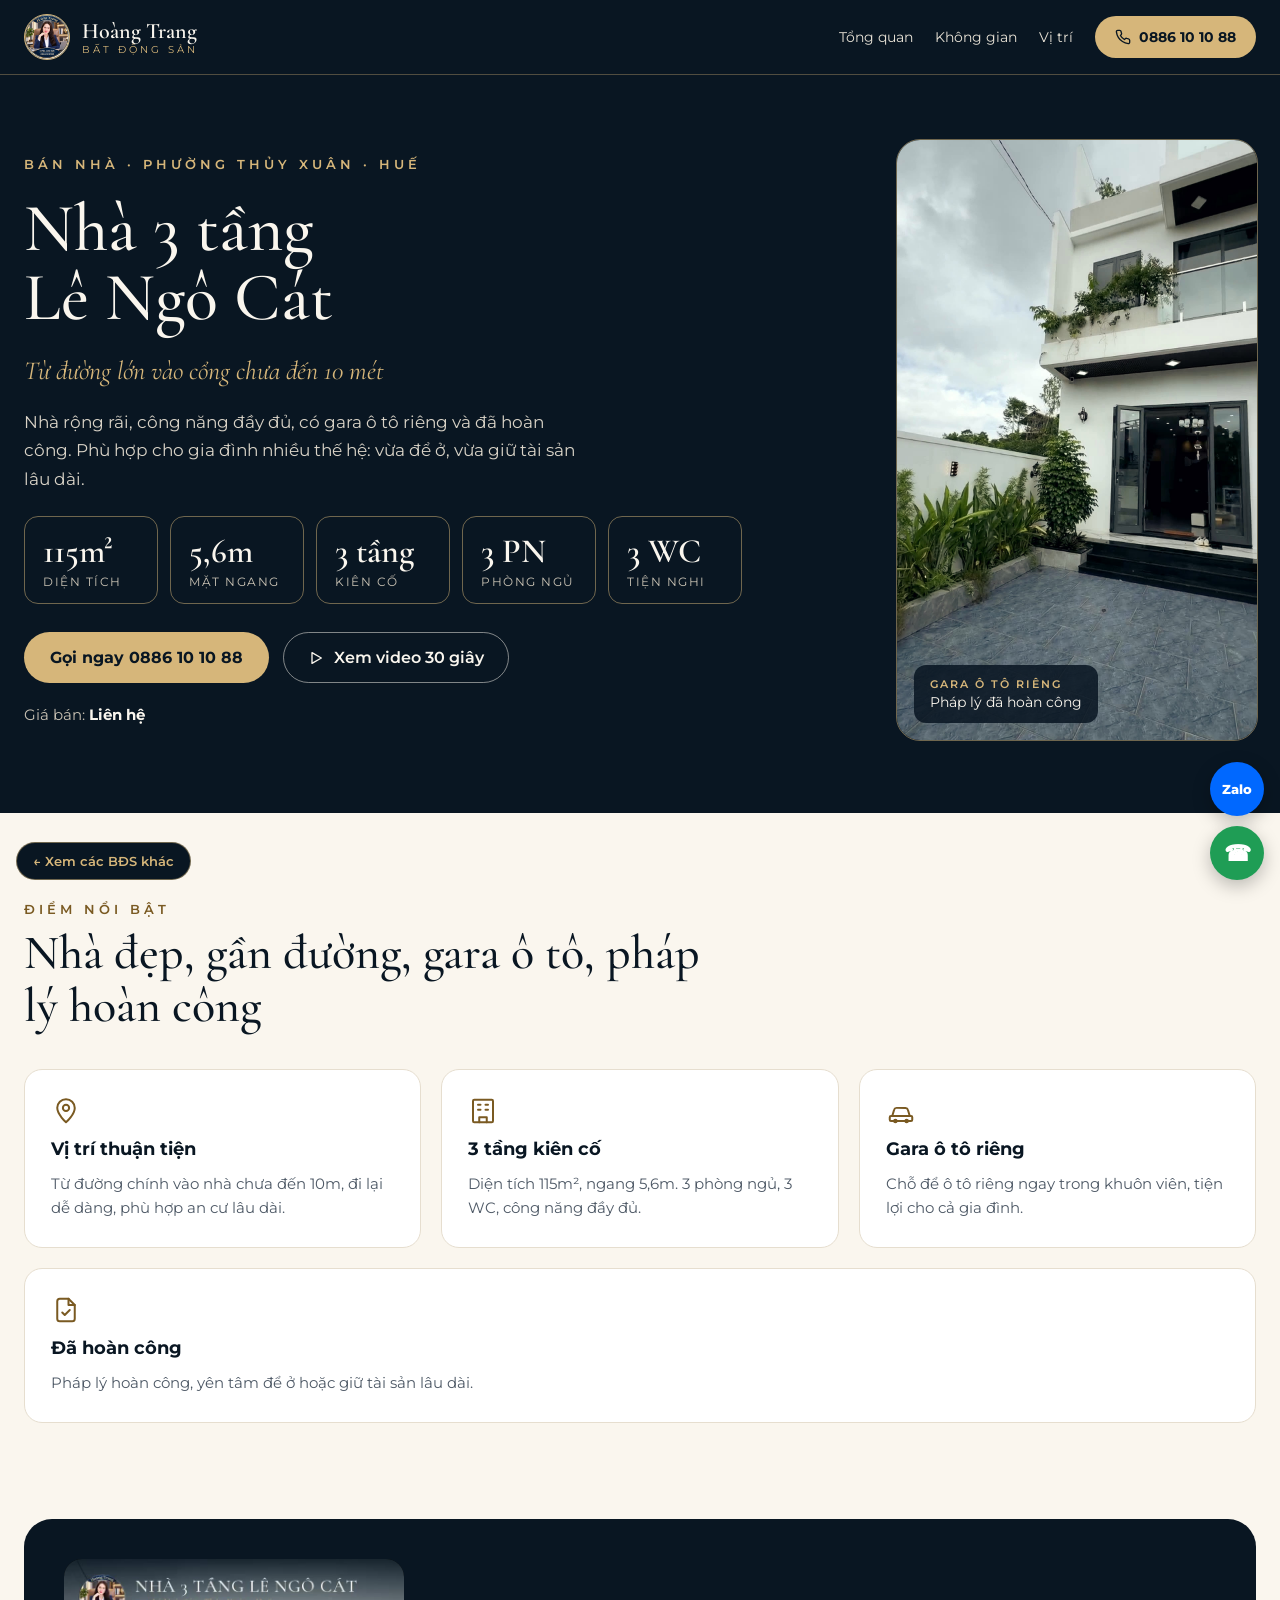
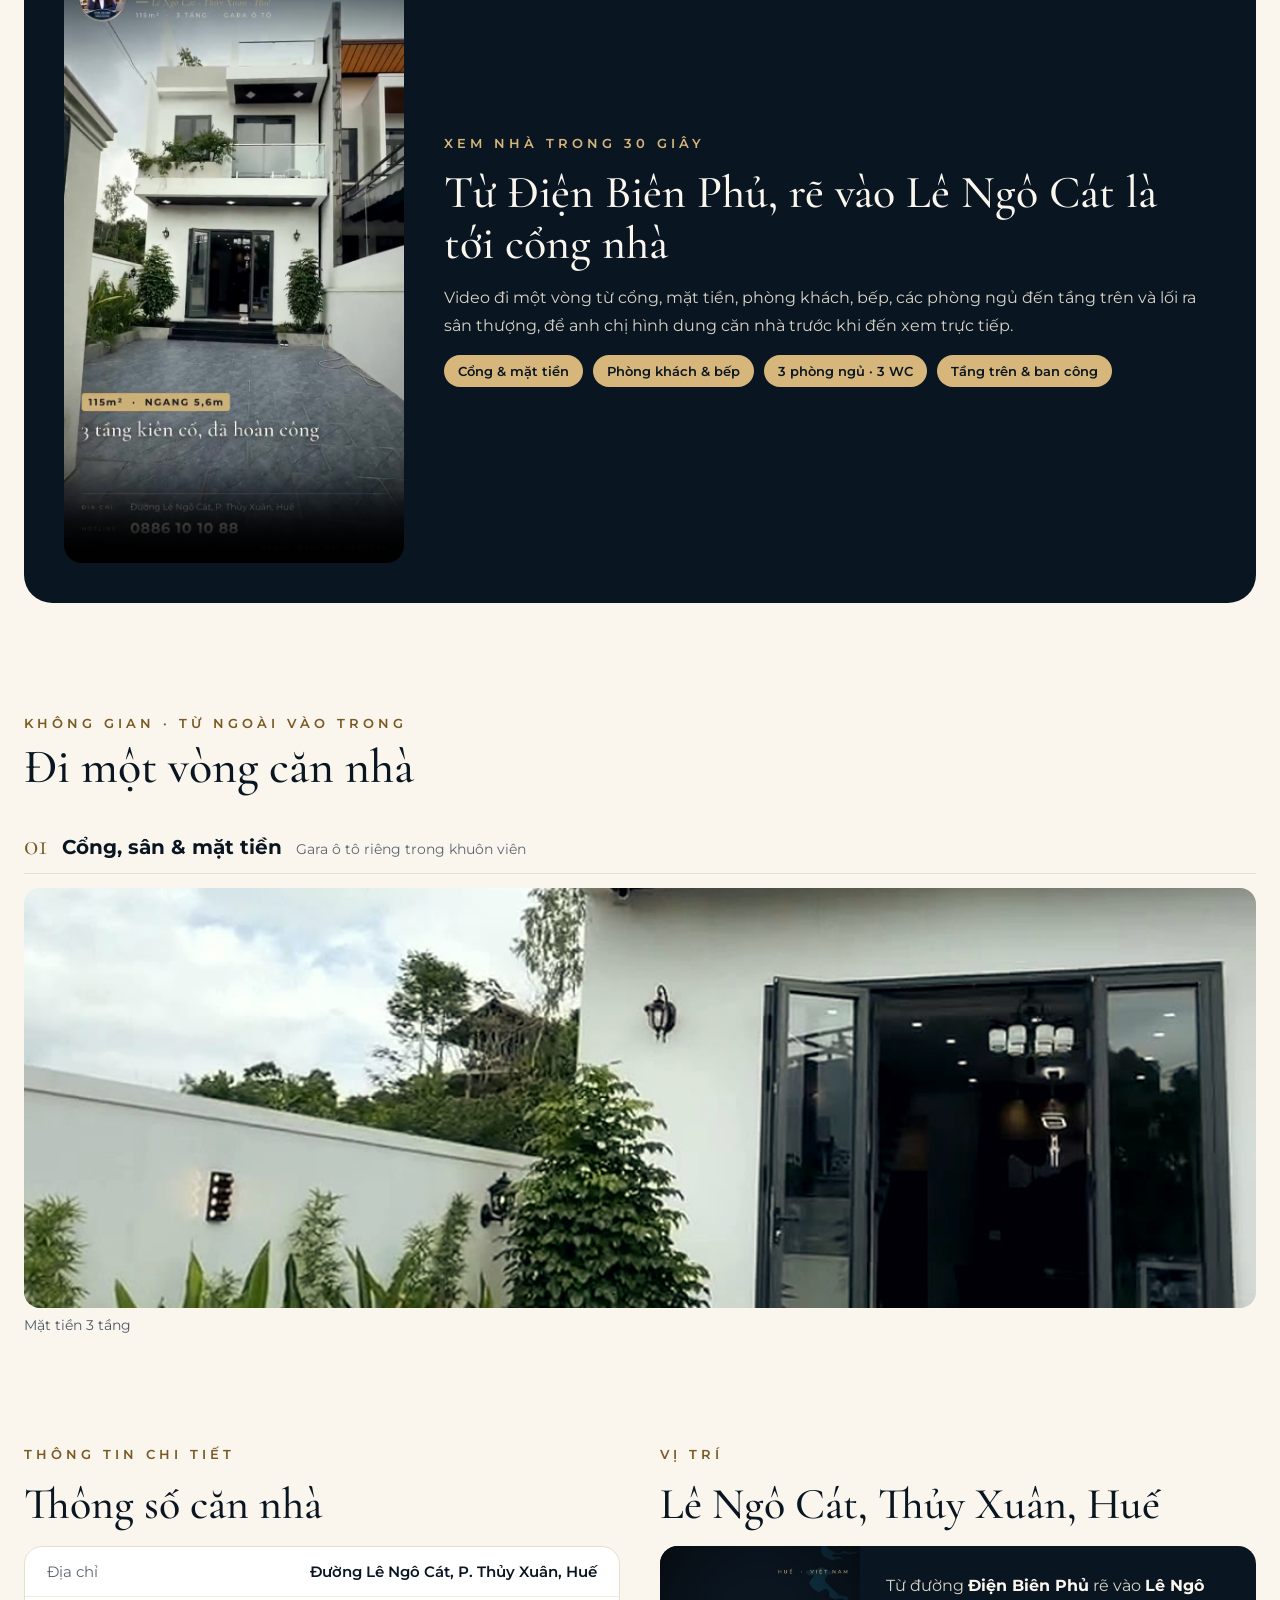
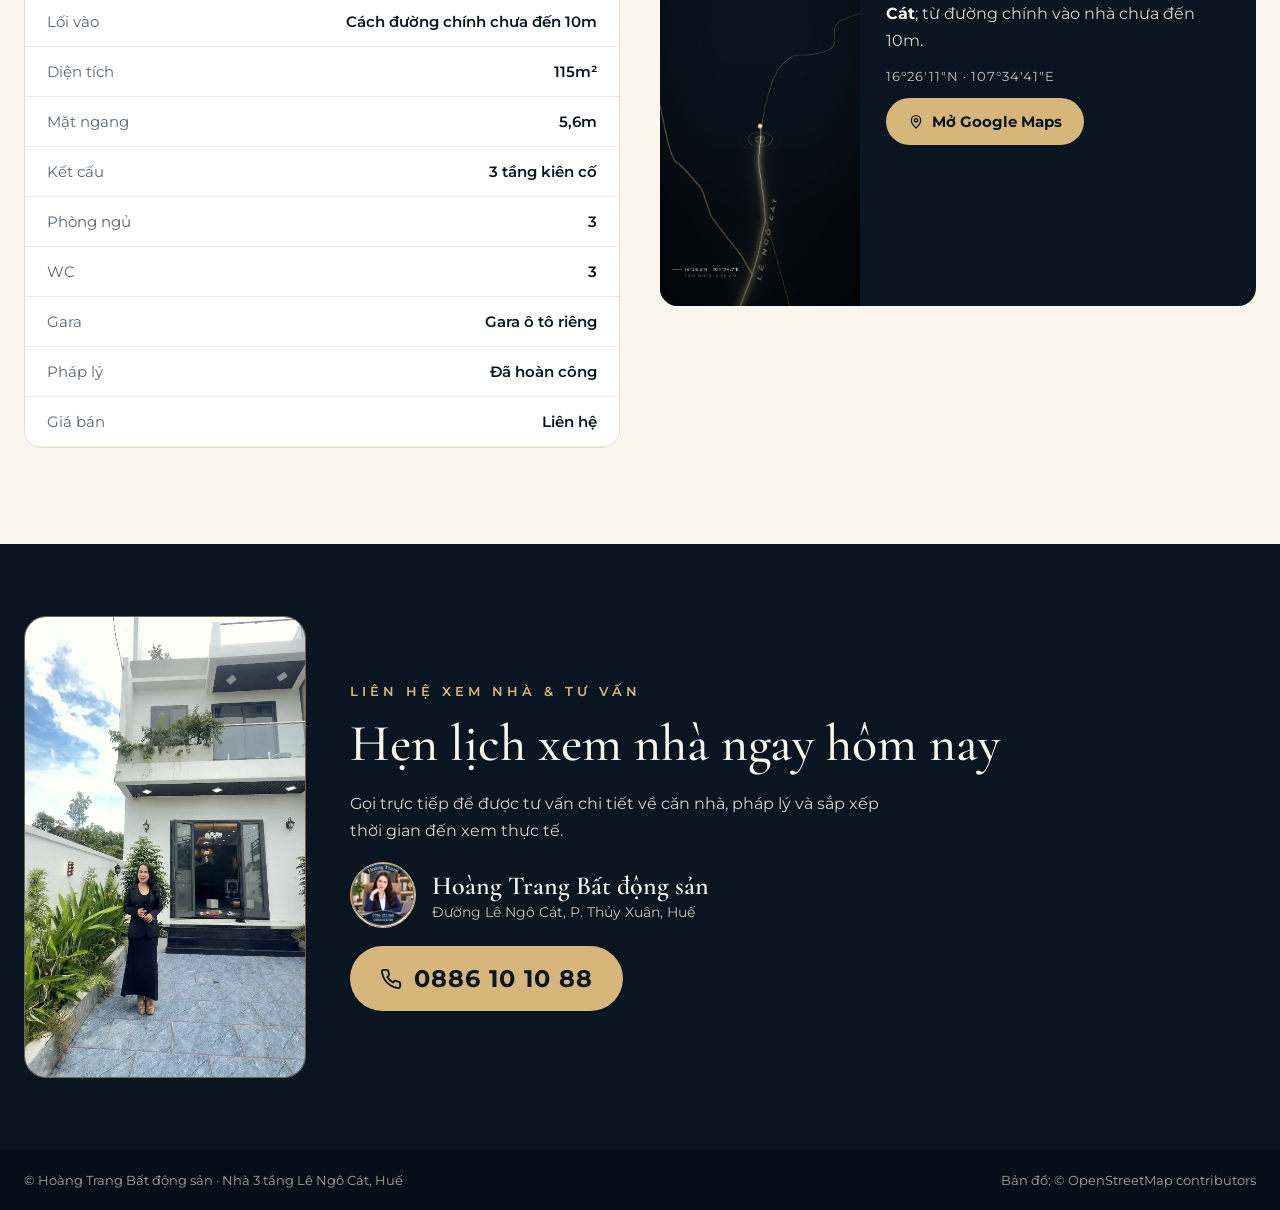
<file: content/custom/nha-3-tang-le-ngo-cat/index.html>
<!DOCTYPE html>
<html lang="vi">
<head>
<meta charset="utf-8">
<meta name="viewport" content="width=device-width, initial-scale=1">
<title>Bán nhà 3 tầng Lê Ngô Cát, Thủy Xuân, Huế – Hoàng Trang Bất động sản</title>
<meta name="description" content="Nhà 3 tầng kiên cố 115m², ngang 5,6m, 3PN 3WC, gara ô tô riêng, đã hoàn công. Đường Lê Ngô Cát, P. Thủy Xuân, Huế – cách đường chính chưa đến 10m. Gọi 0886 10 10 88.">
<link rel="canonical" href="https://hoangtrangbds.vercel.app/du-an/nha-3-tang-le-ngo-cat/">
<meta property="og:type" content="website">
<meta property="og:title" content="Bán nhà 3 tầng Lê Ngô Cát, Thủy Xuân, Huế – Hoàng Trang Bất động sản">
<meta property="og:description" content="Nhà 3 tầng kiên cố 115m², ngang 5,6m, 3PN 3WC, gara ô tô riêng, đã hoàn công. Đường Lê Ngô Cát, P. Thủy Xuân, Huế – cách đường chính chưa đến 10m. Gọi 0886 10 10 88.">
<meta property="og:image" content="https://hoangtrangbds.vercel.app/du-an/nha-3-tang-le-ngo-cat/assets/25563950384ad0924025ad7b90ad2b83.jpg">
<meta property="og:url" content="https://hoangtrangbds.vercel.app/du-an/nha-3-tang-le-ngo-cat/">
<link rel="icon" type="image/png" href="/images/favicon.png">
<link rel="preconnect" href="https://fonts.googleapis.com">
<link rel="preconnect" href="https://fonts.gstatic.com" crossorigin>
<link href="https://fonts.googleapis.com/css2?family=Cormorant+Garamond:ital,wght@0,500;0,600;1,500&family=Montserrat:wght@400;500;600;700&display=swap" rel="stylesheet">
<style>
body{margin:0;background:#FAF6EE}a{color:#7A5A22}a:hover{color:#5C4215}html{scroll-behavior:smooth}
[hidden]{display:none!important}img,video{max-width:100%}section[id]{scroll-margin-top:80px}
.ht-float{position:fixed;right:16px;bottom:20px;display:flex;flex-direction:column;gap:10px;z-index:50}
.ht-fc{width:54px;height:54px;border-radius:50%;display:grid;place-items:center;color:#fff!important;font:800 13px Montserrat,sans-serif;text-decoration:none;box-shadow:0 6px 18px rgba(0,0,0,.25)}
.ht-fc.z{background:#0068ff}.ht-fc.c{background:#1f9d55;font-size:22px}
.ht-back{position:fixed;left:16px;bottom:20px;z-index:50;background:#091622;color:#D6B67A!important;padding:10px 16px;border-radius:999px;font:600 13px Montserrat,sans-serif;text-decoration:none;border:1px solid rgba(214,182,122,.5)}
.ht-mcta{display:none}
@media(max-width:760px){
 h1{font-size:44px!important} h2{font-size:34px!important}
 figure img{height:280px!important}
 .ht-mcta{display:grid;grid-template-columns:1fr 1fr;position:fixed;left:0;right:0;bottom:0;z-index:49}
 .ht-mcta a{padding:15px;text-align:center;font:700 15px Montserrat,sans-serif;text-decoration:none;background:#1f9d55;color:#fff!important}
 .ht-mcta a+a{background:#0068ff}
 .ht-float{bottom:70px} .ht-back{display:none} body{padding-bottom:52px}
 header nav>div{display:none!important} header nav{padding:10px 16px!important}
}
</style>
</head>
<body>
<div class="sc-host"><div style="font-family: Montserrat, system-ui, sans-serif; color: rgb(27, 39, 51); background: rgb(250, 246, 238); min-height: 100vh;"><header style="background: rgb(9, 22, 34); position: sticky; top: 0px; z-index: 10; border-bottom: 1px solid rgba(214, 182, 122, 0.35);"><nav aria-label="Điều hướng chính" style="max-width: 1240px; margin: 0px auto; padding: 14px 24px; display: flex; flex-wrap: wrap; align-items: center; justify-content: space-between; gap: 14px;"><a href="/" title="Trang chủ Hoàng Trang Bất động sản" style="display: flex; align-items: center; gap: 12px; text-decoration: none;"><img src="./assets/ac0d34460c362c9827f4e149b5fbc65e.jpg" alt="Logo Hoàng Trang Bất động sản" style="width: 44px; height: 44px; border-radius: 50%; object-fit: cover; border: 1px solid rgb(214, 182, 122);"><span style="display: flex; flex-direction: column; line-height: 1.15;"><span style="font-family: &quot;Cormorant Garamond&quot;, serif; font-size: 22px; font-weight: 600; color: rgb(250, 246, 238);">Hoàng Trang</span><span style="font-size: 10px; letter-spacing: 3px; color: rgb(214, 182, 122);">BẤT ĐỘNG SẢN</span></span></a><div style="display: flex; flex-wrap: wrap; align-items: center; gap: 22px;"><a href="#tong-quan" style="color: rgb(232, 226, 214); text-decoration: none; font-size: 14px; padding: 12px 0px;">Tổng quan</a><a href="#khong-gian" style="color: rgb(232, 226, 214); text-decoration: none; font-size: 14px; padding: 12px 0px;">Không gian</a><a href="#vi-tri" style="color: rgb(232, 226, 214); text-decoration: none; font-size: 14px; padding: 12px 0px;">Vị trí</a><a href="tel:0886101088" style="background: rgb(214, 182, 122); color: rgb(9, 22, 34); text-decoration: none; font-weight: 700; font-size: 14px; padding: 12px 20px; border-radius: 999px; display: flex; align-items: center; gap: 8px;"><svg aria-hidden="true" width="16" height="16" viewBox="0 0 24 24" fill="none" stroke="currentColor" stroke-width="2" stroke-linecap="round" stroke-linejoin="round"><path d="M22 16.9v3a2 2 0 0 1-2.2 2 19.8 19.8 0 0 1-8.6-3.1 19.5 19.5 0 0 1-6-6A19.8 19.8 0 0 1 2.1 4.2 2 2 0 0 1 4.1 2h3a2 2 0 0 1 2 1.7c.1.9.4 1.8.7 2.7a2 2 0 0 1-.5 2.1L8.1 9.8a16 16 0 0 0 6 6l1.3-1.3a2 2 0 0 1 2.1-.4c.9.3 1.8.6 2.7.7a2 2 0 0 1 1.7 2z"></path></svg>
0886 10 10 88</a></div></nav></header><section id="top" style="background: rgb(9, 22, 34); color: rgb(250, 246, 238);"><div style="max-width: 1240px; margin: 0px auto; padding: 64px 24px 72px; display: flex; flex-wrap: wrap; gap: 48px; align-items: center;"><div style="flex: 999 1 520px; min-width: 0px; display: flex; flex-direction: column; gap: 22px;"><p style="margin: 0px; font-size: 13px; letter-spacing: 4px; color: rgb(214, 182, 122); font-weight: 600;">BÁN NHÀ · PHƯỜNG THỦY XUÂN · HUẾ</p><h1 style="margin: 0px; font-family: &quot;Cormorant Garamond&quot;, serif; font-weight: 500; font-size: 68px; line-height: 1.02; color: rgb(250, 246, 238);">Nhà 3 tầng<br>Lê Ngô Cát</h1><p style="margin: 0px; font-family: &quot;Cormorant Garamond&quot;, serif; font-style: italic; font-size: 26px; color: rgb(214, 182, 122);">Từ đường lớn vào cổng chưa đến 10 mét</p><p style="margin: 0px; font-size: 17px; line-height: 1.7; color: rgb(217, 211, 199); max-width: 560px;">Nhà rộng rãi, công năng đầy đủ, có gara ô tô riêng và đã hoàn công. Phù hợp cho gia đình nhiều thế hệ: vừa để ở, vừa giữ tài sản lâu dài.</p><div style="display: flex; flex-wrap: wrap; gap: 12px;"><div style="border: 1px solid rgba(214, 182, 122, 0.5); border-radius: 14px; padding: 14px 18px; display: flex; flex-direction: column; gap: 2px; min-width: 96px;"><span style="font-family: &quot;Cormorant Garamond&quot;, serif; font-size: 34px; font-weight: 600; color: rgb(250, 246, 238);">115m²</span><span style="font-size: 12px; letter-spacing: 1.5px; color: rgb(201, 194, 180);">DIỆN TÍCH</span></div><div style="border: 1px solid rgba(214, 182, 122, 0.5); border-radius: 14px; padding: 14px 18px; display: flex; flex-direction: column; gap: 2px; min-width: 96px;"><span style="font-family: &quot;Cormorant Garamond&quot;, serif; font-size: 34px; font-weight: 600; color: rgb(250, 246, 238);">5,6m</span><span style="font-size: 12px; letter-spacing: 1.5px; color: rgb(201, 194, 180);">MẶT NGANG</span></div><div style="border: 1px solid rgba(214, 182, 122, 0.5); border-radius: 14px; padding: 14px 18px; display: flex; flex-direction: column; gap: 2px; min-width: 96px;"><span style="font-family: &quot;Cormorant Garamond&quot;, serif; font-size: 34px; font-weight: 600; color: rgb(250, 246, 238);">3 tầng</span><span style="font-size: 12px; letter-spacing: 1.5px; color: rgb(201, 194, 180);">KIÊN CỐ</span></div><div style="border: 1px solid rgba(214, 182, 122, 0.5); border-radius: 14px; padding: 14px 18px; display: flex; flex-direction: column; gap: 2px; min-width: 96px;"><span style="font-family: &quot;Cormorant Garamond&quot;, serif; font-size: 34px; font-weight: 600; color: rgb(250, 246, 238);">3 PN</span><span style="font-size: 12px; letter-spacing: 1.5px; color: rgb(201, 194, 180);">PHÒNG NGỦ</span></div><div style="border: 1px solid rgba(214, 182, 122, 0.5); border-radius: 14px; padding: 14px 18px; display: flex; flex-direction: column; gap: 2px; min-width: 96px;"><span style="font-family: &quot;Cormorant Garamond&quot;, serif; font-size: 34px; font-weight: 600; color: rgb(250, 246, 238);">3 WC</span><span style="font-size: 12px; letter-spacing: 1.5px; color: rgb(201, 194, 180);">TIỆN NGHI</span></div></div><div style="display: flex; flex-wrap: wrap; align-items: center; gap: 14px; padding-top: 6px;"><a href="tel:0886101088" style="background: rgb(214, 182, 122); color: rgb(9, 22, 34); text-decoration: none; font-weight: 700; font-size: 16px; padding: 16px 26px; border-radius: 999px;">Gọi ngay 0886 10 10 88</a><a href="#video" style="color: rgb(250, 246, 238); text-decoration: none; font-weight: 600; font-size: 16px; padding: 15px 24px; border-radius: 999px; border: 1px solid rgba(250, 246, 238, 0.5); display: flex; align-items: center; gap: 10px;"><svg aria-hidden="true" width="16" height="16" viewBox="0 0 24 24" fill="none" stroke="currentColor" stroke-width="2" stroke-linecap="round" stroke-linejoin="round"><polygon points="6 4 20 12 6 20 6 4"></polygon></svg>
Xem video 30 giây</a></div><p style="margin: 0px; font-size: 15px; color: rgb(201, 194, 180);">Giá bán: <strong style="color: rgb(250, 246, 238);">Liên hệ</strong></p></div><div style="flex: 1 1 360px; min-width: 0px; display: flex; justify-content: center;"><div style="position: relative; width: 100%; max-width: 440px;"><img src="./assets/25563950384ad0924025ad7b90ad2b83.jpg" alt="Mặt tiền nhà 3 tầng Lê Ngô Cát với cửa kính lớn và cây xanh trước sân" style="width: 100%; height: 600px; object-fit: cover; border-radius: 24px; display: block; border: 1px solid rgba(214, 182, 122, 0.5);"><div style="position: absolute; left: 18px; bottom: 18px; background: rgba(9, 22, 34, 0.86); border-radius: 12px; padding: 12px 16px; display: flex; flex-direction: column; gap: 2px;"><span style="font-size: 11px; letter-spacing: 2px; color: rgb(214, 182, 122); font-weight: 600;">GARA Ô TÔ RIÊNG</span><span style="font-size: 14px; color: rgb(250, 246, 238);">Pháp lý đã hoàn công</span></div></div></div></div></section><section id="tong-quan" style="max-width: 1240px; margin: 0px auto; padding: 88px 24px 40px; display: flex; flex-direction: column; gap: 36px;"><div style="display: flex; flex-direction: column; gap: 10px; max-width: 720px;"><p style="margin: 0px; font-size: 13px; letter-spacing: 4px; color: rgb(122, 90, 34); font-weight: 600;">ĐIỂM NỔI BẬT</p><h2 style="margin: 0px; font-family: &quot;Cormorant Garamond&quot;, serif; font-weight: 500; font-size: 48px; line-height: 1.1; color: rgb(9, 22, 34);">Nhà đẹp, gần đường, gara ô tô, pháp lý hoàn công</h2></div><div style="display: flex; flex-wrap: wrap; gap: 20px;"><div style="flex: 1 1 250px; background: rgb(255, 255, 255); border: 1px solid rgb(230, 222, 207); border-radius: 18px; padding: 26px; display: flex; flex-direction: column; gap: 12px;"><svg aria-hidden="true" width="30" height="30" viewBox="0 0 24 24" fill="none" stroke="#7A5A22" stroke-width="1.6" stroke-linecap="round" stroke-linejoin="round"><path d="M12 21s-7-6.2-7-11.5A7 7 0 0 1 19 9.5C19 14.8 12 21 12 21z"></path><circle cx="12" cy="9.5" r="2.5"></circle></svg><h3 style="margin: 0px; font-size: 18px; font-weight: 700; color: rgb(9, 22, 34);">Vị trí thuận tiện</h3><p style="margin: 0px; font-size: 15px; line-height: 1.65; color: rgb(78, 89, 102);">Từ đường chính vào nhà chưa đến 10m, đi lại dễ dàng, phù hợp an cư lâu dài.</p></div><div style="flex: 1 1 250px; background: rgb(255, 255, 255); border: 1px solid rgb(230, 222, 207); border-radius: 18px; padding: 26px; display: flex; flex-direction: column; gap: 12px;"><svg aria-hidden="true" width="30" height="30" viewBox="0 0 24 24" fill="none" stroke="#7A5A22" stroke-width="1.6" stroke-linecap="round" stroke-linejoin="round"><rect x="4" y="3" width="16" height="18" rx="1"></rect><path d="M9 21v-4h6v4M8 7h2M14 7h2M8 11h2M14 11h2"></path></svg><h3 style="margin: 0px; font-size: 18px; font-weight: 700; color: rgb(9, 22, 34);">3 tầng kiên cố</h3><p style="margin: 0px; font-size: 15px; line-height: 1.65; color: rgb(78, 89, 102);">Diện tích 115m², ngang 5,6m. 3 phòng ngủ, 3 WC, công năng đầy đủ.</p></div><div style="flex: 1 1 250px; background: rgb(255, 255, 255); border: 1px solid rgb(230, 222, 207); border-radius: 18px; padding: 26px; display: flex; flex-direction: column; gap: 12px;"><svg aria-hidden="true" width="30" height="30" viewBox="0 0 24 24" fill="none" stroke="#7A5A22" stroke-width="1.6" stroke-linecap="round" stroke-linejoin="round"><path d="M5 16l1.5-5A2 2 0 0 1 8.4 9.5h7.2a2 2 0 0 1 1.9 1.5L19 16"></path><rect x="3" y="16" width="18" height="4" rx="1"></rect><circle cx="7.5" cy="20" r="1"></circle><circle cx="16.5" cy="20" r="1"></circle></svg><h3 style="margin: 0px; font-size: 18px; font-weight: 700; color: rgb(9, 22, 34);">Gara ô tô riêng</h3><p style="margin: 0px; font-size: 15px; line-height: 1.65; color: rgb(78, 89, 102);">Chỗ để ô tô riêng ngay trong khuôn viên, tiện lợi cho cả gia đình.</p></div><div style="flex: 1 1 250px; background: rgb(255, 255, 255); border: 1px solid rgb(230, 222, 207); border-radius: 18px; padding: 26px; display: flex; flex-direction: column; gap: 12px;"><svg aria-hidden="true" width="30" height="30" viewBox="0 0 24 24" fill="none" stroke="#7A5A22" stroke-width="1.6" stroke-linecap="round" stroke-linejoin="round"><path d="M14 3H7a2 2 0 0 0-2 2v14a2 2 0 0 0 2 2h10a2 2 0 0 0 2-2V8z"></path><path d="M14 3v5h5M9 14l2 2 4-4"></path></svg><h3 style="margin: 0px; font-size: 18px; font-weight: 700; color: rgb(9, 22, 34);">Đã hoàn công</h3><p style="margin: 0px; font-size: 15px; line-height: 1.65; color: rgb(78, 89, 102);">Pháp lý hoàn công, yên tâm để ở hoặc giữ tài sản lâu dài.</p></div></div></section><section id="video" style="max-width: 1240px; margin: 0px auto; padding: 56px 24px;"><div style="background: rgb(9, 22, 34); border-radius: 28px; padding: 40px; display: flex; flex-wrap: wrap; gap: 40px; align-items: center;"><div style="flex: 0 1 340px; min-width: 0px; margin: 0px auto;"><video controls="" playsinline="" preload="none" poster="./assets/497a09a052d057b7daec88bba743fc76.jpg" src="./assets/68400f40d1b8b2fef495163aa3e86502.mp4" aria-label="Video giới thiệu nhà 3 tầng Lê Ngô Cát, 30 giây" style="width: 100%; aspect-ratio: 9 / 16; border-radius: 18px; background: rgb(0, 0, 0); display: block;"></video></div><div style="flex: 999 1 420px; min-width: 0px; display: flex; flex-direction: column; gap: 16px; color: rgb(250, 246, 238);"><p style="margin: 0px; font-size: 13px; letter-spacing: 4px; color: rgb(214, 182, 122); font-weight: 600;">XEM NHÀ TRONG 30 GIÂY</p><h2 style="margin: 0px; font-family: &quot;Cormorant Garamond&quot;, serif; font-weight: 500; font-size: 46px; line-height: 1.1;">Từ Điện Biên Phủ, rẽ vào Lê Ngô Cát là tới cổng nhà</h2><p style="margin: 0px; font-size: 16px; line-height: 1.7; color: rgb(217, 211, 199);">Video đi một vòng từ cổng, mặt tiền, phòng khách, bếp, các phòng ngủ đến tầng trên và lối ra sân thượng, để anh chị hình dung căn nhà trước khi đến xem trực tiếp.</p><div style="display: flex; flex-wrap: wrap; gap: 10px;"><span style="font-size: 13px; color: rgb(9, 22, 34); background: rgb(214, 182, 122); border-radius: 999px; padding: 8px 14px; font-weight: 600;">Cổng &amp; mặt tiền</span><span style="font-size: 13px; color: rgb(9, 22, 34); background: rgb(214, 182, 122); border-radius: 999px; padding: 8px 14px; font-weight: 600;">Phòng khách &amp; bếp</span><span style="font-size: 13px; color: rgb(9, 22, 34); background: rgb(214, 182, 122); border-radius: 999px; padding: 8px 14px; font-weight: 600;">3 phòng ngủ · 3 WC</span><span style="font-size: 13px; color: rgb(9, 22, 34); background: rgb(214, 182, 122); border-radius: 999px; padding: 8px 14px; font-weight: 600;">Tầng trên &amp; ban công</span></div></div></div></section><section id="khong-gian" style="max-width: 1240px; margin: 0px auto; padding: 56px 24px; display: flex; flex-direction: column; gap: 32px;"><div style="display: flex; flex-direction: column; gap: 10px; max-width: 760px;"><p style="margin: 0px; font-size: 13px; letter-spacing: 4px; color: rgb(122, 90, 34); font-weight: 600;">KHÔNG GIAN · TỪ NGOÀI VÀO TRONG</p><h2 style="margin: 0px; font-family: &quot;Cormorant Garamond&quot;, serif; font-weight: 500; font-size: 48px; line-height: 1.1; color: rgb(9, 22, 34);">Đi một vòng căn nhà</h2></div><div style="display: flex; flex-direction: column; gap: 14px;"><div style="display: flex; align-items: baseline; gap: 14px; border-bottom: 1px solid rgb(230, 222, 207); padding-bottom: 10px;"><span style="font-family: &quot;Cormorant Garamond&quot;, serif; font-size: 30px; color: rgb(122, 90, 34);">01</span><h3 style="margin: 0px; font-size: 20px; font-weight: 700; color: rgb(9, 22, 34);">Cổng, sân &amp; mặt tiền</h3><span style="font-size: 14px; color: rgb(91, 102, 114);">Gara ô tô riêng trong khuôn viên</span></div><div style="display: flex; flex-wrap: wrap; gap: 16px;"><figure data-missing="d53ba342c8621a7e8150ea21796a6fd6" hidden style="margin: 0px; flex: 1 1 260px; min-width: 0px; display: flex; flex-direction: column; gap: 8px;"><img data-src="/_blob/d53ba342c8621a7e8150ea21796a6fd6" alt="Cổng mở ra sân lát đá trước nhà" style="width: 100%; height: 420px; object-fit: cover; border-radius: 16px; display: block;"><figcaption style="font-size: 14px; color: rgb(78, 89, 102);">Cổng và sân trước</figcaption></figure><figure style="margin: 0px; flex: 1 1 260px; min-width: 0px; display: flex; flex-direction: column; gap: 8px;"><img loading="lazy" src="./assets/25563950384ad0924025ad7b90ad2b83.jpg" alt="Mặt tiền nhà 3 tầng với ban công kính" style="width: 100%; height: 420px; object-fit: cover; border-radius: 16px; display: block;"><figcaption style="font-size: 14px; color: rgb(78, 89, 102);">Mặt tiền 3 tầng</figcaption></figure></div></div><div hidden data-empty-group style="display: flex; flex-direction: column; gap: 14px;"><div style="display: flex; align-items: baseline; gap: 14px; border-bottom: 1px solid rgb(230, 222, 207); padding-bottom: 10px;"><span style="font-family: &quot;Cormorant Garamond&quot;, serif; font-size: 30px; color: rgb(122, 90, 34);">02</span><h3 style="margin: 0px; font-size: 20px; font-weight: 700; color: rgb(9, 22, 34);">Phòng khách</h3><span style="font-size: 14px; color: rgb(91, 102, 114);">Không gian sống rộng thoáng</span></div><div style="display: flex; flex-wrap: wrap; gap: 16px;"><figure data-missing="39f6a0b97a6521dd49af4f8676864610" hidden style="margin: 0px; flex: 1 1 260px; min-width: 0px; display: flex; flex-direction: column; gap: 8px;"><img data-src="/_blob/39f6a0b97a6521dd49af4f8676864610" alt="Phòng khách với kệ tivi và trần đèn" style="width: 100%; height: 420px; object-fit: cover; border-radius: 16px; display: block;"><figcaption style="font-size: 14px; color: rgb(78, 89, 102);">Kệ tivi và trần đèn</figcaption></figure><figure data-missing="e39e3fe3753b543b783dc20bee5b506a" hidden style="margin: 0px; flex: 1 1 260px; min-width: 0px; display: flex; flex-direction: column; gap: 8px;"><img data-src="/_blob/e39e3fe3753b543b783dc20bee5b506a" alt="Bộ sofa trong phòng khách" style="width: 100%; height: 420px; object-fit: cover; border-radius: 16px; display: block;"><figcaption style="font-size: 14px; color: rgb(78, 89, 102);">Góc sofa</figcaption></figure><figure data-missing="2338edd0cd5a0f5c1d8029bc3bc302d4" hidden style="margin: 0px; flex: 1 1 260px; min-width: 0px; display: flex; flex-direction: column; gap: 8px;"><img data-src="/_blob/2338edd0cd5a0f5c1d8029bc3bc302d4" alt="Phòng khách nhìn ra cửa chính" style="width: 100%; height: 420px; object-fit: cover; border-radius: 16px; display: block;"><figcaption style="font-size: 14px; color: rgb(78, 89, 102);">Nhìn ra cửa chính</figcaption></figure></div></div><div hidden data-empty-group style="display: flex; flex-direction: column; gap: 14px;"><div style="display: flex; align-items: baseline; gap: 14px; border-bottom: 1px solid rgb(230, 222, 207); padding-bottom: 10px;"><span style="font-family: &quot;Cormorant Garamond&quot;, serif; font-size: 30px; color: rgb(122, 90, 34);">03</span><h3 style="margin: 0px; font-size: 20px; font-weight: 700; color: rgb(9, 22, 34);">Bếp &amp; phòng ăn</h3><span style="font-size: 14px; color: rgb(91, 102, 114);">Liền mạch, tiện nghi</span></div><div style="display: flex; flex-wrap: wrap; gap: 16px;"><figure data-missing="81678de066202c17710629412504bfff" hidden style="margin: 0px; flex: 1 1 260px; min-width: 0px; display: flex; flex-direction: column; gap: 8px;"><img data-src="/_blob/81678de066202c17710629412504bfff" alt="Bàn ăn và tủ bếp" style="width: 100%; height: 420px; object-fit: cover; border-radius: 16px; display: block;"><figcaption style="font-size: 14px; color: rgb(78, 89, 102);">Bàn ăn và khu bếp</figcaption></figure></div></div><div hidden data-empty-group style="display: flex; flex-direction: column; gap: 14px;"><div style="display: flex; align-items: baseline; gap: 14px; border-bottom: 1px solid rgb(230, 222, 207); padding-bottom: 10px;"><span style="font-family: &quot;Cormorant Garamond&quot;, serif; font-size: 30px; color: rgb(122, 90, 34);">04</span><h3 style="margin: 0px; font-size: 20px; font-weight: 700; color: rgb(9, 22, 34);">Phòng ngủ tầng trệt &amp; WC</h3><span style="font-size: 14px; color: rgb(91, 102, 114);">3 phòng ngủ, 3 WC trong nhà</span></div><div style="display: flex; flex-wrap: wrap; gap: 16px;"><figure data-missing="f09a0e4ff6b3b39c09729cc2ca613094" hidden style="margin: 0px; flex: 1 1 260px; min-width: 0px; display: flex; flex-direction: column; gap: 8px;"><img data-src="/_blob/f09a0e4ff6b3b39c09729cc2ca613094" alt="Phòng ngủ tầng trệt với giường gỗ" style="width: 100%; height: 420px; object-fit: cover; border-radius: 16px; display: block;"><figcaption style="font-size: 14px; color: rgb(78, 89, 102);">Phòng ngủ tầng trệt</figcaption></figure><figure data-missing="850b1c1a120e8412f948c67cbad51306" hidden style="margin: 0px; flex: 1 1 260px; min-width: 0px; display: flex; flex-direction: column; gap: 8px;"><img data-src="/_blob/850b1c1a120e8412f948c67cbad51306" alt="Phòng tắm ốp đá xám có vòi sen" style="width: 100%; height: 420px; object-fit: cover; border-radius: 16px; display: block;"><figcaption style="font-size: 14px; color: rgb(78, 89, 102);">WC</figcaption></figure><figure data-missing="0e2e4a354e84c8e7b0f5e0d2a2c1ca70" hidden style="margin: 0px; flex: 1 1 260px; min-width: 0px; display: flex; flex-direction: column; gap: 8px;"><img data-src="/_blob/0e2e4a354e84c8e7b0f5e0d2a2c1ca70" alt="Cầu thang đá đen trắng lên tầng trên" style="width: 100%; height: 420px; object-fit: cover; border-radius: 16px; display: block;"><figcaption style="font-size: 14px; color: rgb(78, 89, 102);">Cầu thang lên tầng trên</figcaption></figure></div></div><div hidden data-empty-group style="display: flex; flex-direction: column; gap: 14px;"><div style="display: flex; align-items: baseline; gap: 14px; border-bottom: 1px solid rgb(230, 222, 207); padding-bottom: 10px;"><span style="font-family: &quot;Cormorant Garamond&quot;, serif; font-size: 30px; color: rgb(122, 90, 34);">05</span><h3 style="margin: 0px; font-size: 20px; font-weight: 700; color: rgb(9, 22, 34);">Tầng trên</h3><span style="font-size: 14px; color: rgb(91, 102, 114);">Ban công thoáng, nhìn ra cây xanh</span></div><div style="display: flex; flex-wrap: wrap; gap: 16px;"><figure data-missing="73a67c98ada0c7d8cef4f886da2b031c" hidden style="margin: 0px; flex: 1 1 260px; min-width: 0px; display: flex; flex-direction: column; gap: 8px;"><img data-src="/_blob/73a67c98ada0c7d8cef4f886da2b031c" alt="Phòng ngủ có cửa kính ra ban công" style="width: 100%; height: 420px; object-fit: cover; border-radius: 16px; display: block;"><figcaption style="font-size: 14px; color: rgb(78, 89, 102);">Phòng ngủ có ban công</figcaption></figure><figure data-missing="023f4e212102732572deb6f66d0eb58c" hidden style="margin: 0px; flex: 1 1 260px; min-width: 0px; display: flex; flex-direction: column; gap: 8px;"><img data-src="/_blob/023f4e212102732572deb6f66d0eb58c" alt="Phòng ngủ cửa kính lớn nhìn ra cây xanh" style="width: 100%; height: 420px; object-fit: cover; border-radius: 16px; display: block;"><figcaption style="font-size: 14px; color: rgb(78, 89, 102);">Phòng ngủ view cây xanh</figcaption></figure><figure data-missing="bd2a9419de9875f1fe1800f88dcdab99" hidden style="margin: 0px; flex: 1 1 260px; min-width: 0px; display: flex; flex-direction: column; gap: 8px;"><img data-src="/_blob/bd2a9419de9875f1fe1800f88dcdab99" alt="Ban công tầng trên" style="width: 100%; height: 420px; object-fit: cover; border-radius: 16px; display: block;"><figcaption style="font-size: 14px; color: rgb(78, 89, 102);">Ban công</figcaption></figure><figure data-missing="0483d2631cfd74cadf527dace6c1927f" hidden style="margin: 0px; flex: 1 1 260px; min-width: 0px; display: flex; flex-direction: column; gap: 8px;"><img data-src="/_blob/0483d2631cfd74cadf527dace6c1927f" alt="Cửa kính ra sân thượng" style="width: 100%; height: 420px; object-fit: cover; border-radius: 16px; display: block;"><figcaption style="font-size: 14px; color: rgb(78, 89, 102);">Lối ra sân thượng</figcaption></figure></div></div></section><section style="max-width: 1240px; margin: 0px auto; padding: 56px 24px; display: flex; flex-wrap: wrap; gap: 40px;"><div style="flex: 1 1 420px; min-width: 0px; display: flex; flex-direction: column; gap: 18px;"><p style="margin: 0px; font-size: 13px; letter-spacing: 4px; color: rgb(122, 90, 34); font-weight: 600;">THÔNG TIN CHI TIẾT</p><h2 style="margin: 0px; font-family: &quot;Cormorant Garamond&quot;, serif; font-weight: 500; font-size: 44px; line-height: 1.1; color: rgb(9, 22, 34);">Thông số căn nhà</h2><div style="background: rgb(255, 255, 255); border: 1px solid rgb(230, 222, 207); border-radius: 18px; overflow: hidden;"><div style="display: flex; flex-wrap: wrap; gap: 6px 16px; justify-content: space-between; padding: 15px 22px; border-bottom: 1px solid rgb(240, 234, 223);"><span style="font-size: 15px; color: rgb(91, 102, 114);">Địa chỉ</span><span style="font-size: 15px; font-weight: 600; color: rgb(9, 22, 34);">Đường Lê Ngô Cát, P. Thủy Xuân, Huế</span></div><div style="display: flex; flex-wrap: wrap; gap: 6px 16px; justify-content: space-between; padding: 15px 22px; border-bottom: 1px solid rgb(240, 234, 223);"><span style="font-size: 15px; color: rgb(91, 102, 114);">Lối vào</span><span style="font-size: 15px; font-weight: 600; color: rgb(9, 22, 34);">Cách đường chính chưa đến 10m</span></div><div style="display: flex; flex-wrap: wrap; gap: 6px 16px; justify-content: space-between; padding: 15px 22px; border-bottom: 1px solid rgb(240, 234, 223);"><span style="font-size: 15px; color: rgb(91, 102, 114);">Diện tích</span><span style="font-size: 15px; font-weight: 600; color: rgb(9, 22, 34);">115m²</span></div><div style="display: flex; flex-wrap: wrap; gap: 6px 16px; justify-content: space-between; padding: 15px 22px; border-bottom: 1px solid rgb(240, 234, 223);"><span style="font-size: 15px; color: rgb(91, 102, 114);">Mặt ngang</span><span style="font-size: 15px; font-weight: 600; color: rgb(9, 22, 34);">5,6m</span></div><div style="display: flex; flex-wrap: wrap; gap: 6px 16px; justify-content: space-between; padding: 15px 22px; border-bottom: 1px solid rgb(240, 234, 223);"><span style="font-size: 15px; color: rgb(91, 102, 114);">Kết cấu</span><span style="font-size: 15px; font-weight: 600; color: rgb(9, 22, 34);">3 tầng kiên cố</span></div><div style="display: flex; flex-wrap: wrap; gap: 6px 16px; justify-content: space-between; padding: 15px 22px; border-bottom: 1px solid rgb(240, 234, 223);"><span style="font-size: 15px; color: rgb(91, 102, 114);">Phòng ngủ</span><span style="font-size: 15px; font-weight: 600; color: rgb(9, 22, 34);">3</span></div><div style="display: flex; flex-wrap: wrap; gap: 6px 16px; justify-content: space-between; padding: 15px 22px; border-bottom: 1px solid rgb(240, 234, 223);"><span style="font-size: 15px; color: rgb(91, 102, 114);">WC</span><span style="font-size: 15px; font-weight: 600; color: rgb(9, 22, 34);">3</span></div><div style="display: flex; flex-wrap: wrap; gap: 6px 16px; justify-content: space-between; padding: 15px 22px; border-bottom: 1px solid rgb(240, 234, 223);"><span style="font-size: 15px; color: rgb(91, 102, 114);">Gara</span><span style="font-size: 15px; font-weight: 600; color: rgb(9, 22, 34);">Gara ô tô riêng</span></div><div style="display: flex; flex-wrap: wrap; gap: 6px 16px; justify-content: space-between; padding: 15px 22px; border-bottom: 1px solid rgb(240, 234, 223);"><span style="font-size: 15px; color: rgb(91, 102, 114);">Pháp lý</span><span style="font-size: 15px; font-weight: 600; color: rgb(9, 22, 34);">Đã hoàn công</span></div><div style="display: flex; flex-wrap: wrap; gap: 6px 16px; justify-content: space-between; padding: 15px 22px; border-bottom: 1px solid rgb(240, 234, 223);"><span style="font-size: 15px; color: rgb(91, 102, 114);">Giá bán</span><span style="font-size: 15px; font-weight: 600; color: rgb(9, 22, 34);">Liên hệ</span></div></div></div><div id="vi-tri" style="flex: 1 1 420px; min-width: 0px; display: flex; flex-direction: column; gap: 18px;"><p style="margin: 0px; font-size: 13px; letter-spacing: 4px; color: rgb(122, 90, 34); font-weight: 600;">VỊ TRÍ</p><h2 style="margin: 0px; font-family: &quot;Cormorant Garamond&quot;, serif; font-weight: 500; font-size: 44px; line-height: 1.1; color: rgb(9, 22, 34);">Lê Ngô Cát, Thủy Xuân, Huế</h2><div style="background: rgb(9, 22, 34); border-radius: 18px; overflow: hidden; display: flex; flex-wrap: wrap;"><img src="./assets/4e8761949c04ec5386bd255e91bf4811.jpg" alt="Bản đồ đêm: vệt sáng theo đường Lê Ngô Cát dẫn tới ghim vị trí căn nhà" style="flex: 1 1 200px; width: 200px; height: 360px; object-fit: cover; display: block;"><div style="flex: 999 1 220px; min-width: 0px; padding: 26px; display: flex; flex-direction: column; gap: 14px; color: rgb(250, 246, 238);"><p style="margin: 0px; font-size: 16px; line-height: 1.7; color: rgb(217, 211, 199);">Từ đường <strong style="color: rgb(250, 246, 238);">Điện Biên Phủ</strong> rẽ vào <strong style="color: rgb(250, 246, 238);">Lê Ngô Cát</strong>; từ đường chính vào nhà chưa đến 10m.</p><p style="margin: 0px; font-size: 13px; letter-spacing: 1px; color: rgb(201, 194, 180);">16°26′11″N · 107°34′41″E</p><a href="https://maps.app.goo.gl/HzpWkvmD33WCdLXS7" style="align-self: flex-start; background: rgb(214, 182, 122); color: rgb(9, 22, 34); text-decoration: none; font-weight: 700; font-size: 15px; padding: 14px 22px; border-radius: 999px; display: flex; align-items: center; gap: 8px;"><svg aria-hidden="true" width="16" height="16" viewBox="0 0 24 24" fill="none" stroke="currentColor" stroke-width="2" stroke-linecap="round" stroke-linejoin="round"><path d="M12 21s-7-6.2-7-11.5A7 7 0 0 1 19 9.5C19 14.8 12 21 12 21z"></path><circle cx="12" cy="9.5" r="2.5"></circle></svg>
Mở Google Maps</a></div></div></div></section><section id="lien-he" style="background: rgb(9, 22, 34); color: rgb(250, 246, 238); margin-top: 40px;"><div style="max-width: 1240px; margin: 0px auto; padding: 72px 24px; display: flex; flex-wrap: wrap; gap: 44px; align-items: center;"><img src="./assets/9bc5fba875ba38514dbdabc0a16840a2.jpg" alt="Chuyên viên Hoàng Trang Bất động sản đứng trước căn nhà" style="flex: 1 1 280px; width: 280px; max-width: 360px; height: 460px; object-fit: cover; border-radius: 22px; display: block; border: 1px solid rgba(214, 182, 122, 0.5);"><div style="flex: 999 1 420px; min-width: 0px; display: flex; flex-direction: column; gap: 18px;"><p style="margin: 0px; font-size: 13px; letter-spacing: 4px; color: rgb(214, 182, 122); font-weight: 600;">LIÊN HỆ XEM NHÀ &amp; TƯ VẤN</p><h2 style="margin: 0px; font-family: &quot;Cormorant Garamond&quot;, serif; font-weight: 500; font-size: 52px; line-height: 1.05;">Hẹn lịch xem nhà ngay hôm nay</h2><p style="margin: 0px; font-size: 16px; line-height: 1.7; color: rgb(217, 211, 199); max-width: 560px;">Gọi trực tiếp để được tư vấn chi tiết về căn nhà, pháp lý và sắp xếp thời gian đến xem thực tế.</p><div style="display: flex; align-items: center; gap: 16px;"><img src="./assets/ac0d34460c362c9827f4e149b5fbc65e.jpg" alt="" style="width: 64px; height: 64px; border-radius: 50%; object-fit: cover; border: 1px solid rgb(214, 182, 122);"><div style="display: flex; flex-direction: column; gap: 2px;"><span style="font-family: &quot;Cormorant Garamond&quot;, serif; font-size: 26px; font-weight: 600;">Hoàng Trang Bất động sản</span><span style="font-size: 14px; color: rgb(201, 194, 180);">Đường Lê Ngô Cát, P. Thủy Xuân, Huế</span></div></div><a href="tel:0886101088" style="align-self: flex-start; background: rgb(214, 182, 122); color: rgb(9, 22, 34); text-decoration: none; font-weight: 700; font-size: 24px; letter-spacing: 1px; padding: 18px 30px; border-radius: 999px; display: flex; align-items: center; gap: 12px;"><svg aria-hidden="true" width="22" height="22" viewBox="0 0 24 24" fill="none" stroke="currentColor" stroke-width="2" stroke-linecap="round" stroke-linejoin="round"><path d="M22 16.9v3a2 2 0 0 1-2.2 2 19.8 19.8 0 0 1-8.6-3.1 19.5 19.5 0 0 1-6-6A19.8 19.8 0 0 1 2.1 4.2 2 2 0 0 1 4.1 2h3a2 2 0 0 1 2 1.7c.1.9.4 1.8.7 2.7a2 2 0 0 1-.5 2.1L8.1 9.8a16 16 0 0 0 6 6l1.3-1.3a2 2 0 0 1 2.1-.4c.9.3 1.8.6 2.7.7a2 2 0 0 1 1.7 2z"></path></svg>
0886 10 10 88</a></div></div></section><footer style="background: rgb(6, 15, 24); color: rgb(169, 162, 148);"><div style="max-width: 1240px; margin: 0px auto; padding: 22px 24px; display: flex; flex-wrap: wrap; justify-content: space-between; gap: 10px; font-size: 13px;"><span>© Hoàng Trang Bất động sản · Nhà 3 tầng Lê Ngô Cát, Huế</span><span>Bản đồ: © OpenStreetMap contributors</span></div></footer></div></div>
<a class="ht-back" href="/">← Xem các BĐS khác</a>
<div class="ht-float"><a class="ht-fc z" href="https://zalo.me/0886101088" target="_blank" rel="noopener" aria-label="Chat Zalo">Zalo</a><a class="ht-fc c" href="tel:0886101088" aria-label="Gọi điện">☎</a></div>
<div class="ht-mcta"><a href="tel:0886101088">☎ Gọi ngay</a><a href="https://zalo.me/0886101088" target="_blank" rel="noopener">Chat Zalo</a></div>
</body>
</html>
</file>
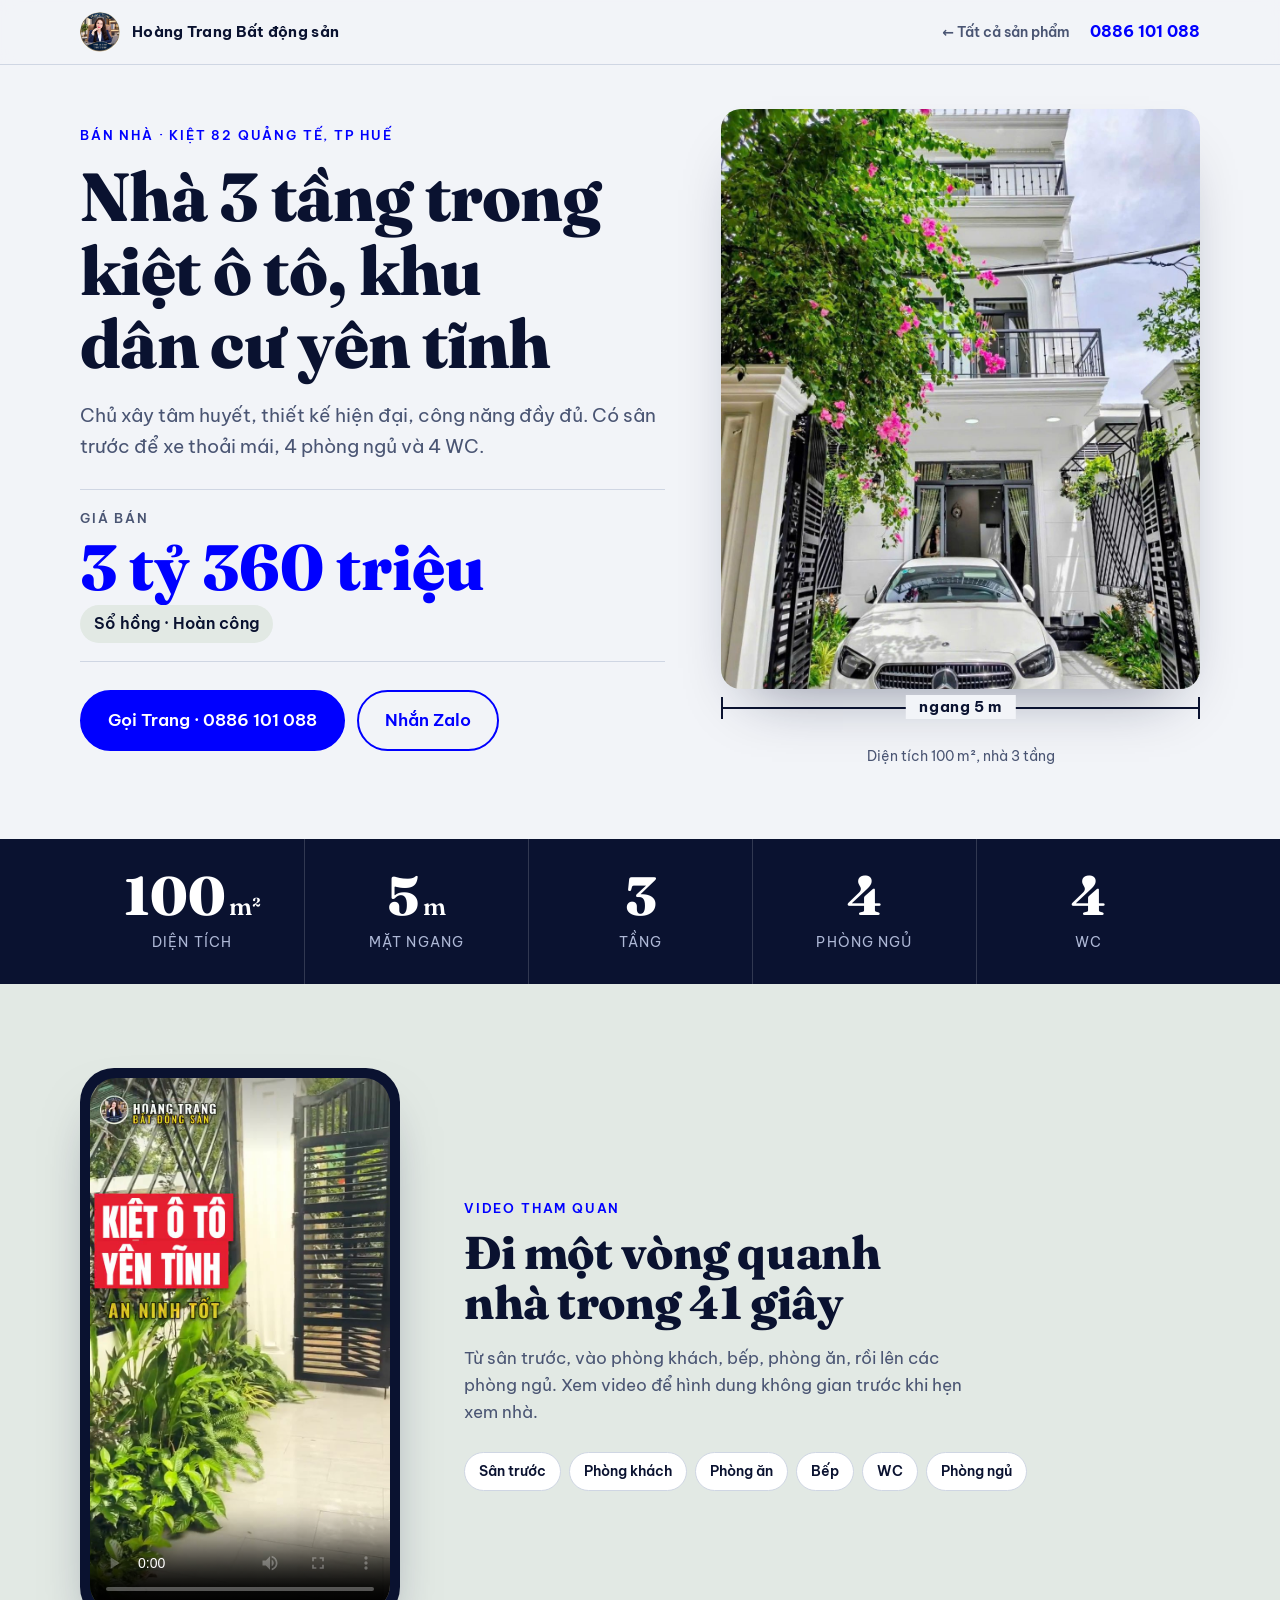
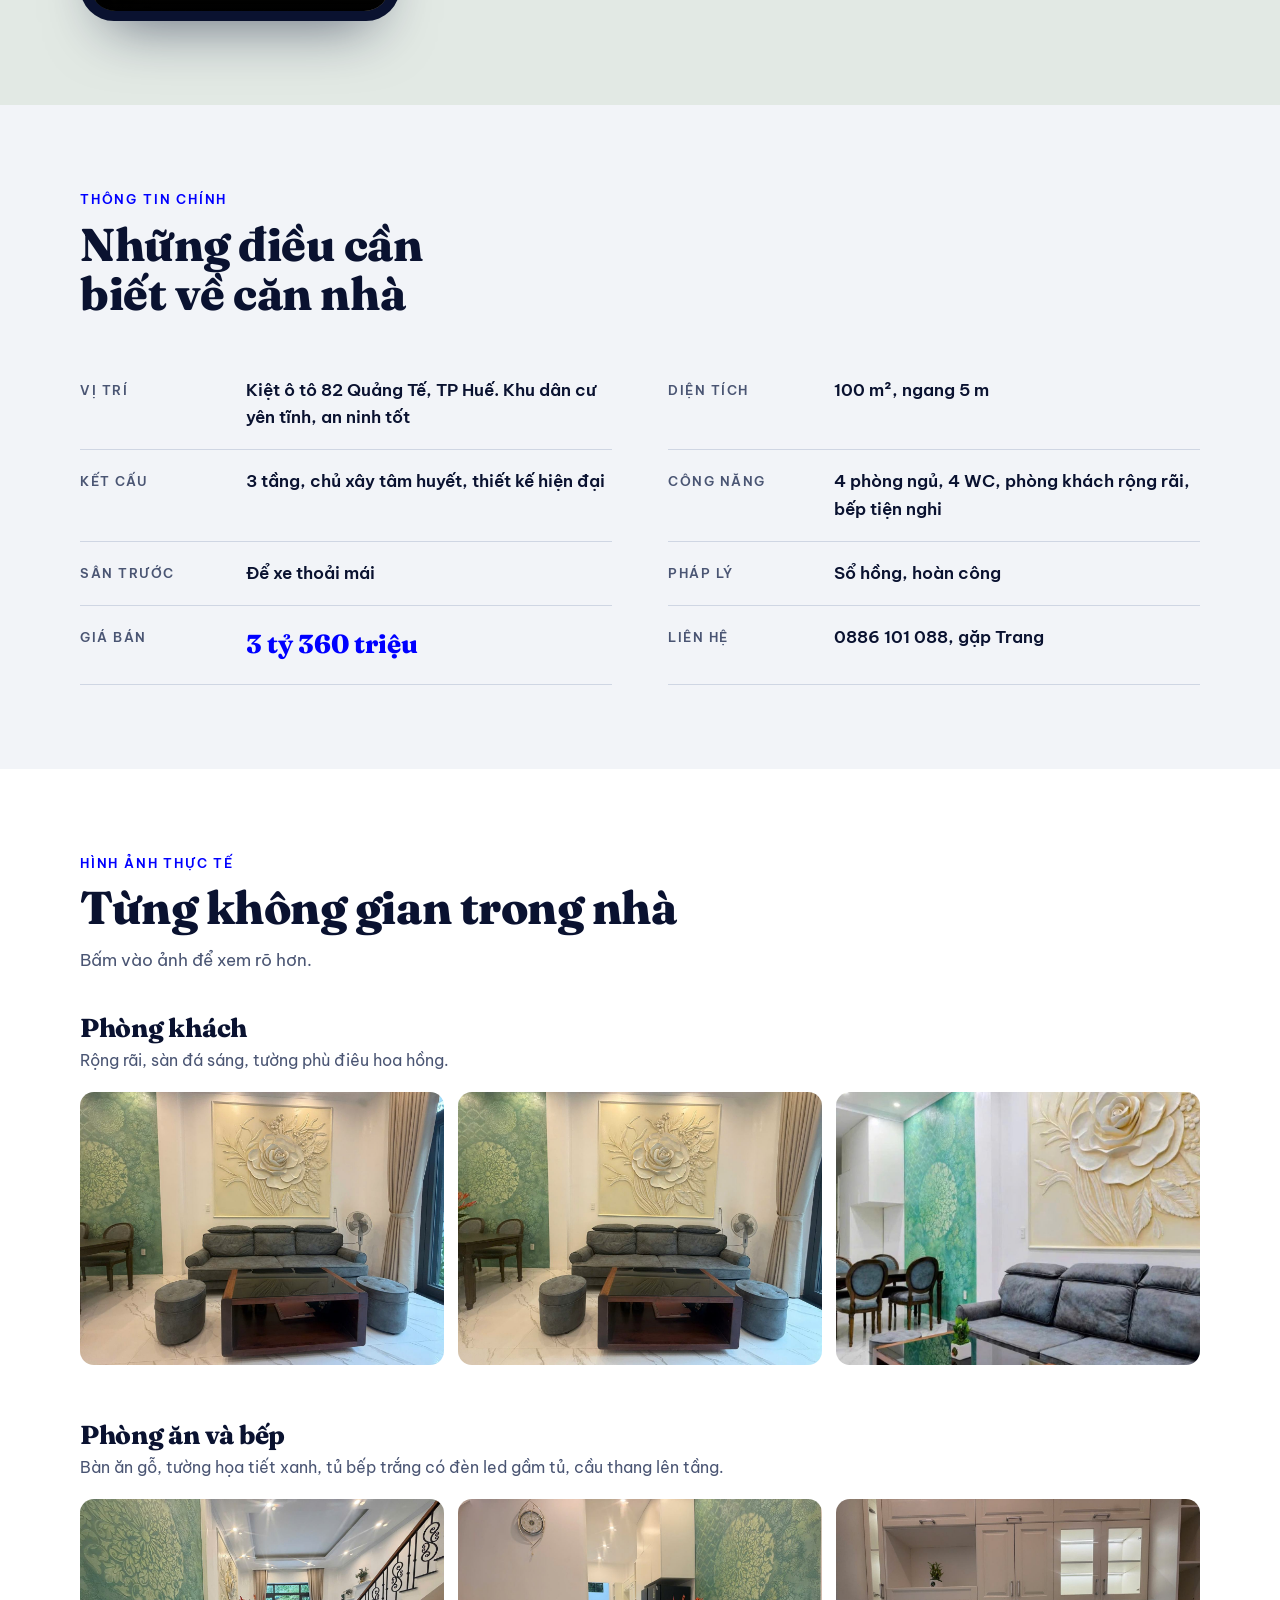
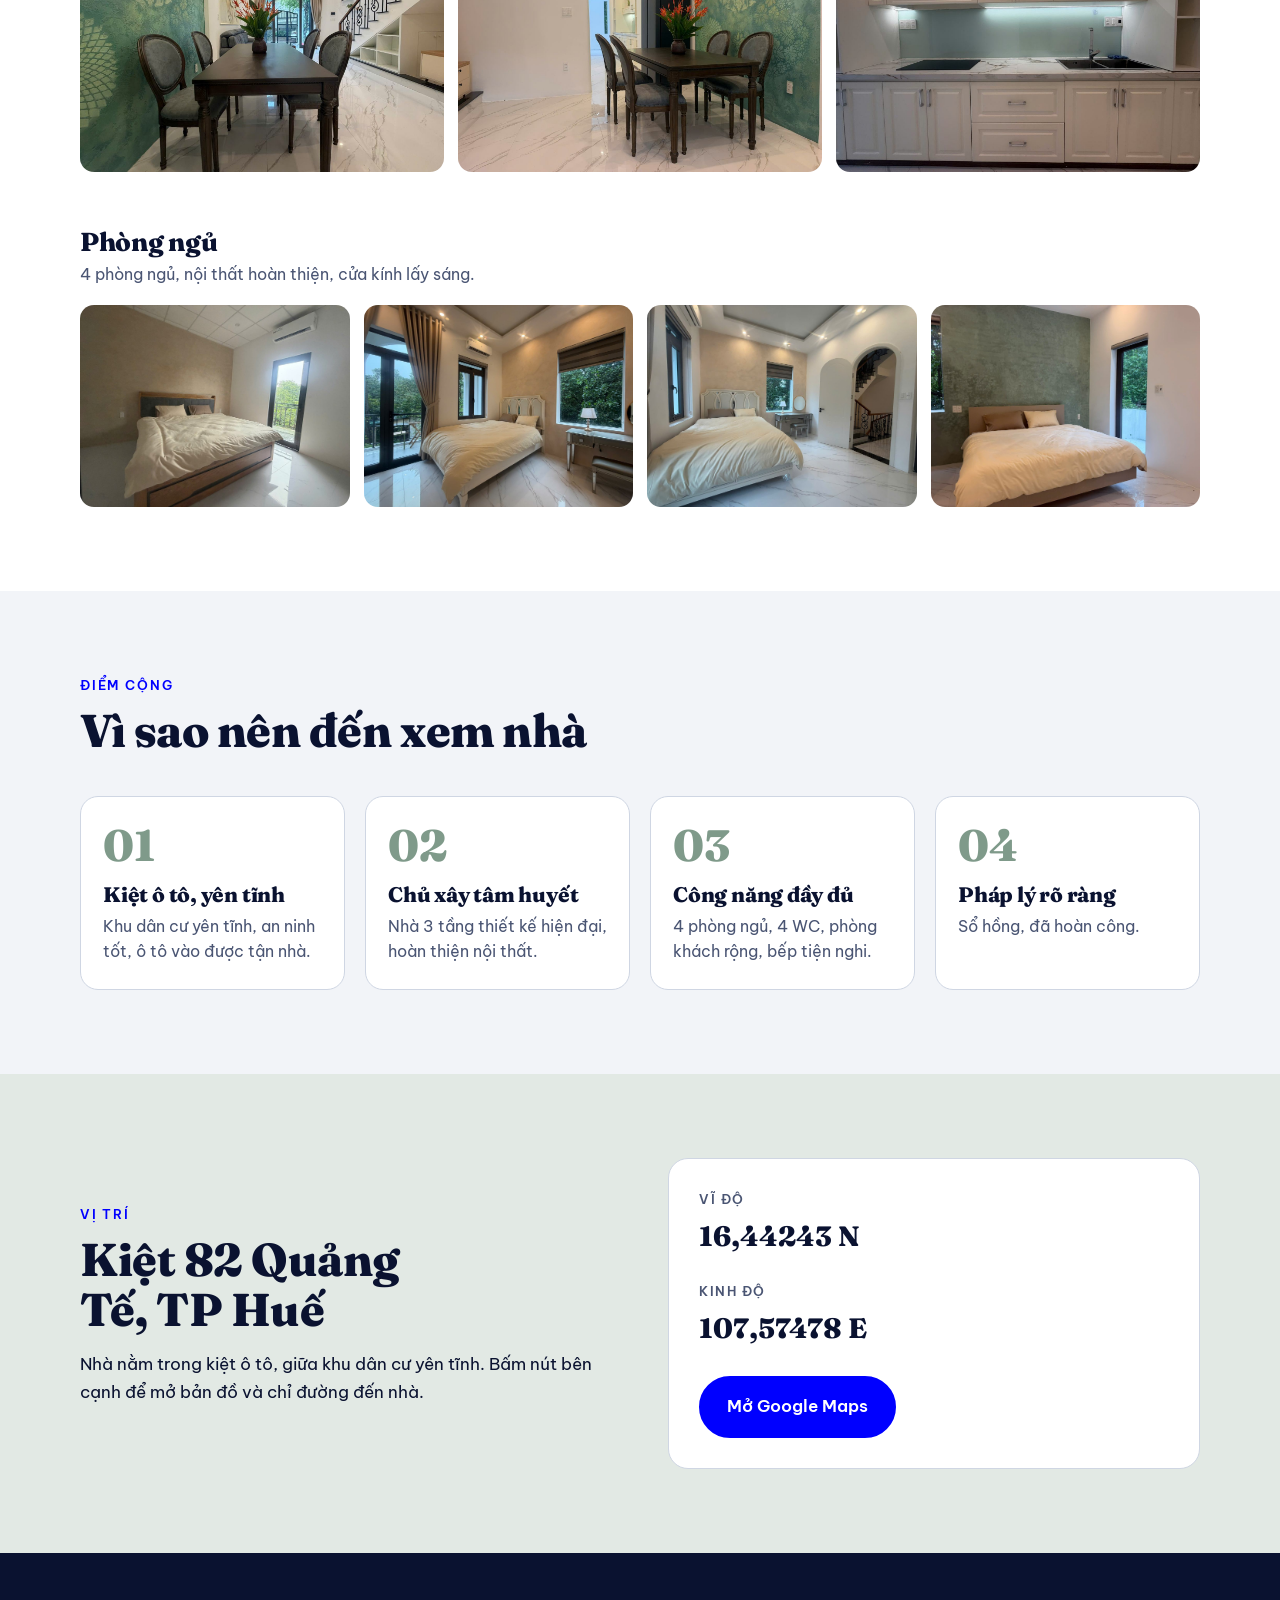
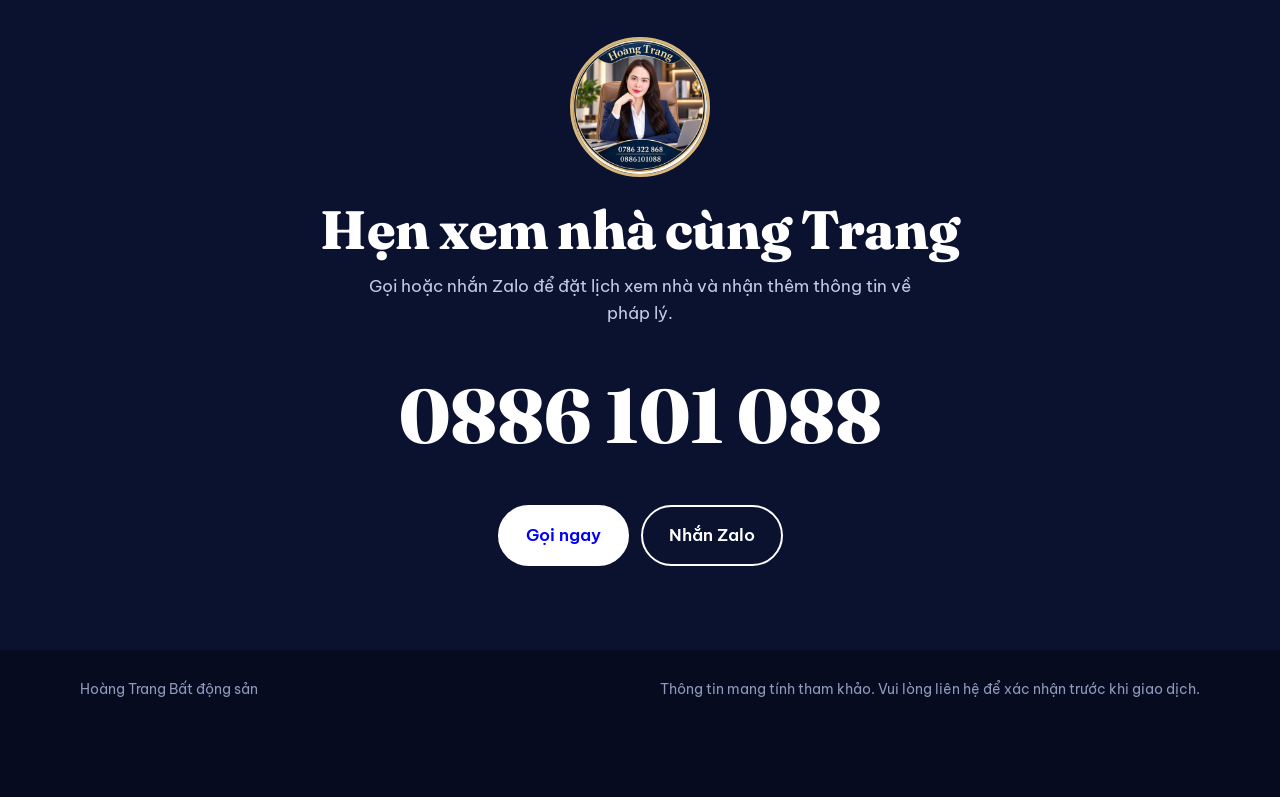
<file: content/custom/nha-3-tang-quang-te/index.html>
<!DOCTYPE html>
<html lang="vi">
<head>
<meta charset="utf-8">
<meta name="viewport" content="width=device-width, initial-scale=1">
<title>Bán nhà 3 tầng kiệt ô tô 82 Quảng Tế, TP Huế – Hoàng Trang Bất động sản</title>
<meta name="description" content="Nhà 3 tầng 100m², ngang 5m, 4 phòng ngủ, 4 WC, sân trước để xe, sổ hồng hoàn công. Kiệt ô tô 82 Quảng Tế, TP Huế. Giá 3 tỷ 360 triệu. Gọi 0886 101 088 gặp Trang.">
<link rel="canonical" href="https://hoangtrangbds.vercel.app/du-an/nha-3-tang-quang-te/">
<meta property="og:type" content="website">
<meta property="og:title" content="Bán nhà 3 tầng kiệt ô tô 82 Quảng Tế, TP Huế – Hoàng Trang Bất động sản">
<meta property="og:description" content="Nhà 3 tầng 100m², ngang 5m, 4 phòng ngủ, 4 WC, sân trước để xe, sổ hồng hoàn công. Kiệt ô tô 82 Quảng Tế, TP Huế. Giá 3 tỷ 360 triệu. Gọi 0886 101 088 gặp Trang.">
<meta property="og:image" content="https://hoangtrangbds.vercel.app/du-an/nha-3-tang-quang-te/assets/phong-khach-1.jpg">
<meta property="og:url" content="https://hoangtrangbds.vercel.app/du-an/nha-3-tang-quang-te/">
<link rel="icon" type="image/png" href="/images/favicon.png">
<link rel="preconnect" href="https://fonts.googleapis.com">
<link rel="preconnect" href="https://fonts.gstatic.com" crossorigin>
<link href="https://fonts.googleapis.com/css2?family=Be+Vietnam+Pro:wght@400;500;600;700&family=Fraunces:opsz,wght@9..144,400;9..144,600;9..144,800&display=swap" rel="stylesheet">
<style>
/* Layout idea: a property dossier. White facade photo with an architect's dimension line (5 m wide), blue brand accent, sage green from the interior walls. */
:root{
  --ink:#0a1230;
  --paper:#f2f4f8;
  --card:#ffffff;
  --blue:#0000ff;
  --sage:#7f9a8a;
  --mist:#e2e9e4;
  --line:#cfd6e3;
  --muted:#4a5573;
  --display:"Fraunces","Times New Roman",serif;
  --body:"Be Vietnam Pro",system-ui,-apple-system,"Segoe UI",sans-serif;
  color-scheme:light;
}
*{box-sizing:border-box}
html{scroll-behavior:smooth}
body{margin:0;background:var(--paper);color:var(--ink);font-family:var(--body);font-size:17px;line-height:1.6;-webkit-font-smoothing:antialiased}
img,video{max-width:100%;display:block}
a{color:inherit}
:focus-visible{outline:3px solid var(--blue);outline-offset:3px}
.wrap{width:min(1160px,100%);margin:0 auto;padding:0 20px}
h1,h2,h3{font-family:var(--display);font-weight:800;line-height:1.08;margin:0;text-wrap:balance;letter-spacing:-.01em}
.eyebrow{font-size:13px;font-weight:600;letter-spacing:.14em;text-transform:uppercase;color:var(--blue)}
.btn{display:inline-flex;align-items:center;gap:10px;padding:15px 26px;border-radius:999px;font-weight:600;font-size:17px;text-decoration:none;border:2px solid var(--blue);transition:transform .15s,background .15s,color .15s}
.btn.solid{background:var(--blue);color:#fff}
.btn.ghost{background:transparent;color:var(--blue)}
.btn:hover{transform:translateY(-2px)}
.btn.solid:hover{background:#0000cc}
.btn.ghost:hover{background:var(--blue);color:#fff}

/* header */
.top{position:sticky;top:0;z-index:20;background:rgba(242,244,248,.92);backdrop-filter:blur(8px);border-bottom:1px solid var(--line)}
.top .wrap{display:flex;align-items:center;justify-content:space-between;gap:16px;height:64px}
.brand{display:flex;align-items:center;gap:12px;text-decoration:none;font-weight:700;font-size:15px;letter-spacing:.02em}
.brand img{width:40px;height:40px;border-radius:50%}
.top .call{font-weight:700;color:var(--blue);text-decoration:none;font-size:16px;white-space:nowrap}
.brand em{font-style:normal}
.hl{display:flex;align-items:center;gap:20px}.hl .back{font-size:14px;font-weight:600;text-decoration:none;color:var(--muted)}.hl .back:hover{color:var(--blue)}
@media (max-width:640px){.hl .back{display:none}}
@media (max-width:520px){.brand em{display:none}}

/* hero */
.hero{padding:44px 0 72px}
.hero .wrap{display:grid;grid-template-columns:1.1fr .9fr;gap:56px;align-items:center}
.hero h1{font-size:clamp(38px,5.6vw,68px);margin:14px 0 20px}
.hero .lead{font-size:19px;color:var(--muted);max-width:34em;margin:0 0 28px}
.price{display:flex;flex-wrap:wrap;align-items:baseline;gap:6px 18px;margin:0 0 28px;padding:18px 0;border-top:1px solid var(--line);border-bottom:1px solid var(--line)}
.price .label{font-size:13px;font-weight:600;letter-spacing:.14em;text-transform:uppercase;color:var(--muted);width:100%}
.price .num{font-family:var(--display);font-weight:800;font-size:clamp(40px,6vw,64px);color:var(--blue);line-height:1;font-variant-numeric:tabular-nums}
.price .legal{font-weight:600;font-size:16px;padding:6px 14px;border-radius:999px;background:var(--mist)}
.cta{display:flex;flex-wrap:wrap;gap:12px}
.facade{margin:0}
.facade .photo{border-radius:20px;overflow:hidden;aspect-ratio:1100/1332;background:var(--mist);box-shadow:0 30px 60px -30px rgba(10,18,48,.45)}
.facade img{width:100%;height:100%;object-fit:cover}
.dim{position:relative;margin-top:18px;height:34px;border-top:2px solid var(--ink)}
.dim::before,.dim::after{content:"";position:absolute;top:-12px;width:2px;height:22px;background:var(--ink)}
.dim::before{left:0}.dim::after{right:0}
.dim span{position:absolute;left:50%;top:-14px;transform:translateX(-50%);background:var(--paper);padding:0 14px;font-weight:700;font-size:15px;letter-spacing:.04em;font-variant-numeric:tabular-nums}
.facade figcaption{font-size:14px;color:var(--muted);margin-top:4px;text-align:center}

/* facts */
.facts{background:var(--ink);color:#fff}
.facts ul{list-style:none;margin:0;padding:0;display:grid;grid-template-columns:repeat(5,1fr)}
.facts li{padding:30px 18px;border-left:1px solid rgba(255,255,255,.16);text-align:center}
.facts li:first-child{border-left:0}
.facts b{display:block;font-family:var(--display);font-weight:800;font-size:clamp(34px,4.4vw,54px);line-height:1;font-variant-numeric:tabular-nums}
.facts b small{font-size:.45em;font-weight:600;margin-left:3px}
.facts span{display:block;margin-top:8px;font-size:14px;letter-spacing:.08em;text-transform:uppercase;color:#aeb8d6}

section{padding:84px 0}
.sec-head{max-width:640px;margin-bottom:40px}
.sec-head h2{font-size:clamp(30px,4vw,46px);margin-top:10px}
.sec-head p{color:var(--muted);margin:14px 0 0}

/* video */
.video{background:var(--mist)}
.video .wrap{display:grid;grid-template-columns:auto 1fr;gap:64px;align-items:center}
.phone{width:min(320px,76vw);border-radius:34px;padding:10px;background:var(--ink);box-shadow:0 30px 60px -28px rgba(10,18,48,.6)}
.phone video{width:100%;aspect-ratio:9/16;border-radius:26px;background:#000;object-fit:cover}
.video h2{font-size:clamp(30px,4vw,46px);margin:10px 0 16px}
.video p{color:var(--muted);max-width:30em}
.route{list-style:none;padding:0;margin:26px 0 0;display:flex;flex-wrap:wrap;gap:8px}
.route li{padding:7px 14px;border-radius:999px;background:#fff;font-size:14px;font-weight:600;border:1px solid var(--line)}

/* spec table */
.spec dl{margin:0;display:grid;grid-template-columns:repeat(2,1fr);gap:0 56px}
.spec .row{display:grid;grid-template-columns:150px 1fr;gap:16px;padding:18px 0;border-bottom:1px solid var(--line)}
.spec dt{font-size:13px;font-weight:600;letter-spacing:.12em;text-transform:uppercase;color:var(--muted);padding-top:3px}
.spec dd{margin:0;font-weight:600}
.spec dd.big{font-family:var(--display);font-weight:800;font-size:26px;color:var(--blue)}

/* gallery */
.gallery{background:var(--card)}
.group{margin-bottom:56px}
.group:last-child{margin-bottom:0}
.group h3{font-size:26px;margin-bottom:6px}
.group p{margin:0 0 18px;color:var(--muted);font-size:16px}
.grid{display:grid;grid-template-columns:repeat(auto-fit,minmax(260px,1fr));gap:14px}
.grid button{all:unset;cursor:zoom-in;display:block;border-radius:14px;overflow:hidden;aspect-ratio:4/3;background:var(--mist);position:relative}
.grid button:focus-visible{outline:3px solid var(--blue);outline-offset:3px}
.grid img{width:100%;height:100%;object-fit:cover;transition:transform .5s}
.grid button:hover img{transform:scale(1.04)}
.lb{position:fixed;inset:0;z-index:50;background:rgba(6,10,28,.92);display:none;align-items:center;justify-content:center;padding:20px}
.lb.on{display:flex}
.lb img{max-height:92vh;max-width:96vw;object-fit:contain;border-radius:8px}
.lb .x{position:absolute;top:14px;right:18px;color:#fff;background:transparent;border:0;font-size:38px;line-height:1;cursor:pointer}

/* reasons */
.reasons ol{list-style:none;margin:0;padding:0;display:grid;grid-template-columns:repeat(4,1fr);gap:20px}
.reasons li{background:var(--card);border-radius:18px;padding:26px 22px;border:1px solid var(--line)}
.reasons .n{font-family:var(--display);font-weight:800;font-size:44px;color:var(--sage);line-height:1}
.reasons h3{font-size:21px;margin:14px 0 8px}
.reasons p{margin:0;font-size:15.5px;color:var(--muted)}

/* location */
.loc{background:var(--mist)}
.loc .wrap{display:grid;grid-template-columns:1fr 1fr;gap:56px;align-items:center}
.loc h2{font-size:clamp(30px,4vw,46px);margin:10px 0 16px}
.coord{background:var(--card);border-radius:20px;padding:30px;border:1px solid var(--line)}
.coord .k{font-size:13px;font-weight:600;letter-spacing:.12em;text-transform:uppercase;color:var(--muted)}
.coord .v{font-family:var(--display);font-weight:800;font-size:28px;margin:4px 0 22px;font-variant-numeric:tabular-nums}
.coord .v:last-of-type{margin-bottom:26px}

/* contact */
.contact{background:var(--ink);color:#fff;text-align:center}
.contact img{width:140px;height:140px;border-radius:50%;margin:0 auto 24px;border:3px solid #d6b67a}
.contact h2{font-size:clamp(32px,4.6vw,54px)}
.contact p{color:#c3cbe3;margin:14px auto 28px;max-width:32em}
.contact .num{display:block;font-family:var(--display);font-weight:800;font-size:clamp(40px,7vw,76px);margin:0 0 28px;font-variant-numeric:tabular-nums;color:#fff;text-decoration:none}
.contact .cta{justify-content:center}
.contact .btn.ghost{color:#fff;border-color:#fff}
.contact .btn.ghost:hover{background:#fff;color:var(--ink)}
.contact .btn.solid{background:#fff;color:var(--blue);border-color:#fff}
footer{background:#060b20;color:#8f9abb;font-size:14px;padding:28px 0 96px}
footer .wrap{display:flex;flex-wrap:wrap;justify-content:space-between;gap:10px 30px}

/* sticky mobile bar */
.bar{display:none}
@media (max-width:860px){
  body{font-size:16px}
  .hero{padding:28px 0 48px}
  .hero .wrap,.video .wrap,.loc .wrap{grid-template-columns:1fr;gap:36px}
  .facade{order:-1}
  .facts ul{grid-template-columns:repeat(3,1fr)}
  .facts li:nth-child(4){border-left:0}
  .facts li{border-top:1px solid rgba(255,255,255,.16)}
  .facts li:nth-child(-n+3){border-top:0}
  .reasons ol{grid-template-columns:repeat(2,1fr)}
  .spec dl{grid-template-columns:1fr}
  section{padding:56px 0}
  .video .wrap{justify-items:center}
  .video .copy{text-align:left;justify-self:stretch}
  .bar{display:grid;grid-template-columns:1fr 1fr;gap:10px;position:fixed;left:0;right:0;bottom:0;z-index:30;padding:10px 14px calc(10px + env(safe-area-inset-bottom));background:rgba(242,244,248,.96);border-top:1px solid var(--line)}
  .bar .btn{justify-content:center;padding:13px 10px;font-size:16px}
}
@media (max-width:520px){
  .reasons ol{grid-template-columns:1fr}
  .facts ul{grid-template-columns:repeat(2,1fr)}
  .facts li:nth-child(odd){border-left:0}
  .facts li:nth-child(3){border-top:1px solid rgba(255,255,255,.16)}
  .facts li:nth-child(4){border-left:1px solid rgba(255,255,255,.16)}
  .facts li:nth-child(5){grid-column:1/-1;border-left:0}
  .spec .row{grid-template-columns:110px 1fr}
}
@media (prefers-reduced-motion:reduce){*{transition:none!important;scroll-behavior:auto!important}}
</style>
</head>
<body>

<header class="top">
  <div class="wrap">
    <a class="brand" href="/"><img src="assets/logo.jpg" alt="Logo Hoàng Trang" width="40" height="40"><span>Hoàng Trang <em>Bất động sản</em></span></a>
    <span class="hl"><a class="back" href="/san-pham/">← Tất cả sản phẩm</a><a class="call" href="tel:0886101088">0886 101 088</a></span>
  </div>
</header>

<main id="dau">
  <section class="hero">
    <div class="wrap">
      <div>
        <div class="eyebrow">Bán nhà · Kiệt 82 Quảng Tế, TP Huế</div>
        <h1>Nhà 3 tầng trong kiệt ô tô, khu dân cư yên tĩnh</h1>
        <p class="lead">Chủ xây tâm huyết, thiết kế hiện đại, công năng đầy đủ. Có sân trước để xe thoải mái, 4 phòng ngủ và 4 WC.</p>
        <div class="price">
          <span class="label">Giá bán</span>
          <span class="num">3 tỷ 360 triệu</span>
          <span class="legal">Sổ hồng · Hoàn công</span>
        </div>
        <div class="cta">
          <a class="btn solid" href="tel:0886101088">Gọi Trang · 0886 101 088</a>
          <a class="btn ghost" href="https://zalo.me/0886101088">Nhắn Zalo</a>
        </div>
      </div>
      <figure class="facade">
        <div class="photo"><img src="assets/mat-tien.jpg" alt="Mặt tiền nhà 3 tầng trắng, ban công sắt, giàn hoa giấy trước cổng" width="1100" height="1332"></div>
        <div class="dim"><span>ngang 5 m</span></div>
        <figcaption>Diện tích 100 m², nhà 3 tầng</figcaption>
      </figure>
    </div>
  </section>

  <div class="facts">
    <div class="wrap">
      <ul>
        <li><b>100<small>m²</small></b><span>Diện tích</span></li>
        <li><b>5<small>m</small></b><span>Mặt ngang</span></li>
        <li><b>3</b><span>Tầng</span></li>
        <li><b>4</b><span>Phòng ngủ</span></li>
        <li><b>4</b><span>WC</span></li>
      </ul>
    </div>
  </div>

  <section class="video" id="video">
    <div class="wrap">
      <div class="phone">
        <video controls playsinline preload="metadata" poster="assets/poster.jpg" src="assets/video.mp4"></video>
      </div>
      <div class="copy">
        <div class="eyebrow">Video tham quan</div>
        <h2>Đi một vòng quanh nhà trong 41 giây</h2>
        <p>Từ sân trước, vào phòng khách, bếp, phòng ăn, rồi lên các phòng ngủ. Xem video để hình dung không gian trước khi hẹn xem nhà.</p>
        <ul class="route">
          <li>Sân trước</li><li>Phòng khách</li><li>Phòng ăn</li><li>Bếp</li><li>WC</li><li>Phòng ngủ</li>
        </ul>
      </div>
    </div>
  </section>

  <section class="spec" id="thong-tin">
    <div class="wrap">
      <div class="sec-head">
        <div class="eyebrow">Thông tin chính</div>
        <h2>Những điều cần biết về căn nhà</h2>
      </div>
      <dl>
        <div class="row"><dt>Vị trí</dt><dd>Kiệt ô tô 82 Quảng Tế, TP Huế. Khu dân cư yên tĩnh, an ninh tốt</dd></div>
        <div class="row"><dt>Diện tích</dt><dd>100 m², ngang 5 m</dd></div>
        <div class="row"><dt>Kết cấu</dt><dd>3 tầng, chủ xây tâm huyết, thiết kế hiện đại</dd></div>
        <div class="row"><dt>Công năng</dt><dd>4 phòng ngủ, 4 WC, phòng khách rộng rãi, bếp tiện nghi</dd></div>
        <div class="row"><dt>Sân trước</dt><dd>Để xe thoải mái</dd></div>
        <div class="row"><dt>Pháp lý</dt><dd>Sổ hồng, hoàn công</dd></div>
        <div class="row"><dt>Giá bán</dt><dd class="big">3 tỷ 360 triệu</dd></div>
        <div class="row"><dt>Liên hệ</dt><dd>0886 101 088, gặp Trang</dd></div>
      </dl>
    </div>
  </section>

  <section class="gallery" id="hinh-anh">
    <div class="wrap">
      <div class="sec-head">
        <div class="eyebrow">Hình ảnh thực tế</div>
        <h2>Từng không gian trong nhà</h2>
        <p>Bấm vào ảnh để xem rõ hơn.</p>
      </div>

      <div class="group">
        <h3>Phòng khách</h3>
        <p>Rộng rãi, sàn đá sáng, tường phù điêu hoa hồng.</p>
        <div class="grid">
          <button type="button" data-full="assets/phong-khach-1.jpg"><img loading="lazy" src="assets/phong-khach-1.jpg" alt="Phòng khách với sofa xám và tường phù điêu hoa hồng"></button>
          <button type="button" data-full="assets/phong-khach-2.jpg"><img loading="lazy" src="assets/phong-khach-2.jpg" alt="Phòng khách nhìn từ phía phòng ăn"></button>
          <button type="button" data-full="assets/phong-khach-3.jpg"><img loading="lazy" src="assets/phong-khach-3.jpg" alt="Sofa và bàn trà trong phòng khách"></button>
        </div>
      </div>

      <div class="group">
        <h3>Phòng ăn và bếp</h3>
        <p>Bàn ăn gỗ, tường họa tiết xanh, tủ bếp trắng có đèn led gầm tủ, cầu thang lên tầng.</p>
        <div class="grid">
          <button type="button" data-full="assets/phong-an-1.jpg"><img loading="lazy" src="assets/phong-an-1.jpg" alt="Phòng ăn với bàn gỗ và cầu thang lên tầng"></button>
          <button type="button" data-full="assets/phong-an-2.jpg"><img loading="lazy" src="assets/phong-an-2.jpg" alt="Bộ bàn ăn và sofa cạnh nhau"></button>
          <button type="button" data-full="assets/bep.jpg"><img loading="lazy" src="assets/bep.jpg" alt="Bếp với tủ trắng và đèn led gầm tủ"></button>
        </div>
      </div>

      <div class="group">
        <h3>Phòng ngủ</h3>
        <p>4 phòng ngủ, nội thất hoàn thiện, cửa kính lấy sáng.</p>
        <div class="grid">
          <button type="button" data-full="assets/ngu-1.jpg"><img loading="lazy" src="assets/ngu-1.jpg" alt="Phòng ngủ có cửa kính ra ban công"></button>
          <button type="button" data-full="assets/ngu-2.jpg"><img loading="lazy" src="assets/ngu-2.jpg" alt="Phòng ngủ có cửa sổ lớn nhìn ra cây xanh"></button>
          <button type="button" data-full="assets/ngu-3.jpg"><img loading="lazy" src="assets/ngu-3.jpg" alt="Phòng ngủ có cửa vòm thông ra cầu thang"></button>
          <button type="button" data-full="assets/ngu-4.jpg"><img loading="lazy" src="assets/ngu-4.jpg" alt="Phòng ngủ tường xanh rêu"></button>
        </div>
      </div>
    </div>
  </section>

  <section class="reasons" id="vi-sao">
    <div class="wrap">
      <div class="sec-head">
        <div class="eyebrow">Điểm cộng</div>
        <h2>Vì sao nên đến xem nhà</h2>
      </div>
      <ol>
        <li><span class="n">01</span><h3>Kiệt ô tô, yên tĩnh</h3><p>Khu dân cư yên tĩnh, an ninh tốt, ô tô vào được tận nhà.</p></li>
        <li><span class="n">02</span><h3>Chủ xây tâm huyết</h3><p>Nhà 3 tầng thiết kế hiện đại, hoàn thiện nội thất.</p></li>
        <li><span class="n">03</span><h3>Công năng đầy đủ</h3><p>4 phòng ngủ, 4 WC, phòng khách rộng, bếp tiện nghi.</p></li>
        <li><span class="n">04</span><h3>Pháp lý rõ ràng</h3><p>Sổ hồng, đã hoàn công.</p></li>
      </ol>
    </div>
  </section>

  <section class="loc" id="vi-tri">
    <div class="wrap">
      <div>
        <div class="eyebrow">Vị trí</div>
        <h2>Kiệt 82 Quảng Tế, TP Huế</h2>
        <p>Nhà nằm trong kiệt ô tô, giữa khu dân cư yên tĩnh. Bấm nút bên cạnh để mở bản đồ và chỉ đường đến nhà.</p>
      </div>
      <div class="coord">
        <div class="k">Vĩ độ</div><div class="v">16,44243 N</div>
        <div class="k">Kinh độ</div><div class="v">107,57478 E</div>
        <a class="btn solid" href="https://www.google.com/maps?q=16.4424294997451,107.57477571759463">Mở Google Maps</a>
      </div>
    </div>
  </section>

  <section class="contact" id="lien-he">
    <div class="wrap">
      <img src="assets/logo.jpg" alt="Hoàng Trang Bất động sản" width="140" height="140">
      <h2>Hẹn xem nhà cùng Trang</h2>
      <p>Gọi hoặc nhắn Zalo để đặt lịch xem nhà và nhận thêm thông tin về pháp lý.</p>
      <a class="num" href="tel:0886101088">0886 101 088</a>
      <div class="cta">
        <a class="btn solid" href="tel:0886101088">Gọi ngay</a>
        <a class="btn ghost" href="https://zalo.me/0886101088">Nhắn Zalo</a>
      </div>
    </div>
  </section>
</main>

<footer>
  <div class="wrap">
    <span>Hoàng Trang Bất động sản</span>
    <span>Thông tin mang tính tham khảo. Vui lòng liên hệ để xác nhận trước khi giao dịch.</span>
  </div>
</footer>

<div class="bar">
  <a class="btn solid" href="tel:0886101088">Gọi Trang</a>
  <a class="btn ghost" href="https://zalo.me/0886101088">Zalo</a>
</div>

<div class="lb" id="lb" role="dialog" aria-modal="true" aria-label="Xem ảnh lớn">
  <button class="x" type="button" id="lbx" aria-label="Đóng">×</button>
  <img id="lbi" alt="">
</div>

<script>
(function(){
  var lb=document.getElementById('lb'),im=document.getElementById('lbi');
  document.querySelectorAll('.grid button').forEach(function(b){
    b.addEventListener('click',function(){
      im.src=b.getAttribute('data-full');
      im.alt=b.querySelector('img').alt;
      lb.classList.add('on');
    });
  });
  function close(){lb.classList.remove('on');im.removeAttribute('src');}
  lb.addEventListener('click',close);
  document.addEventListener('keydown',function(e){if(e.key==='Escape')close();});
})();
</script>
</body>
</html>
</file>
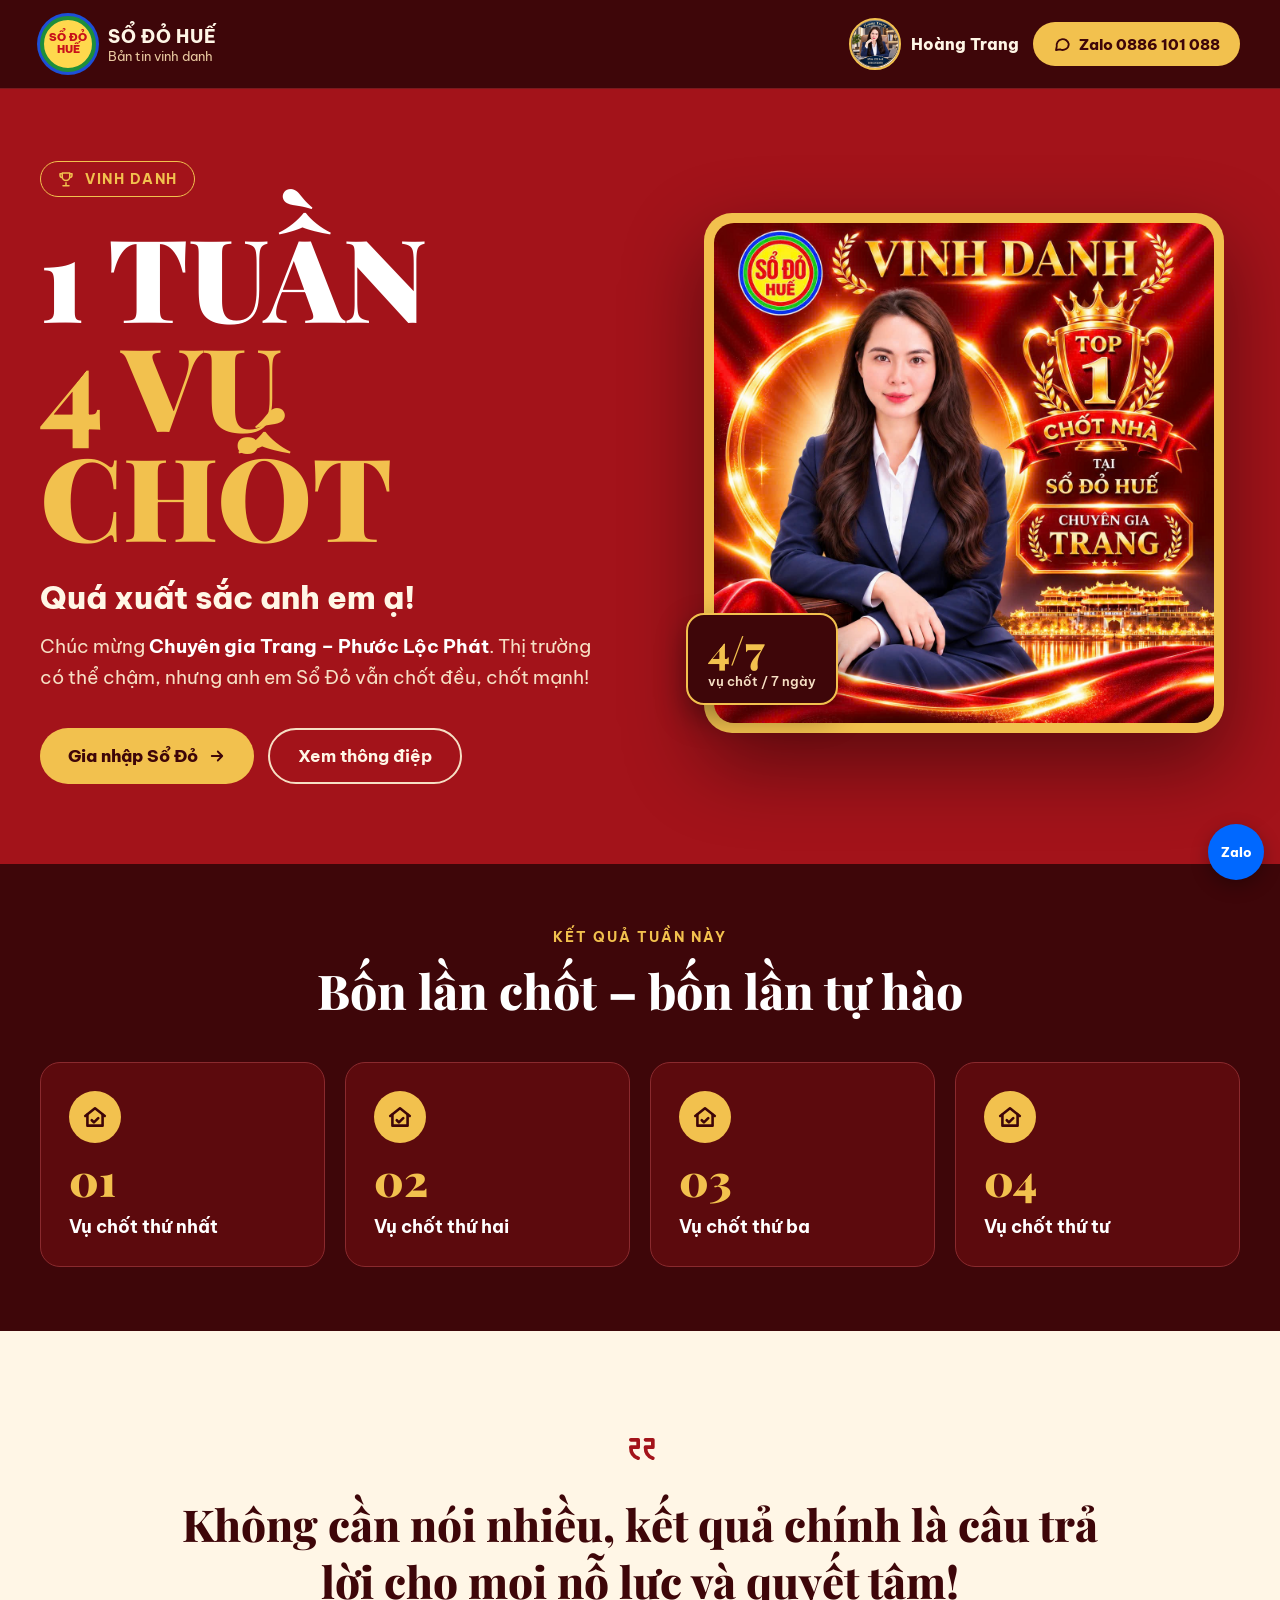
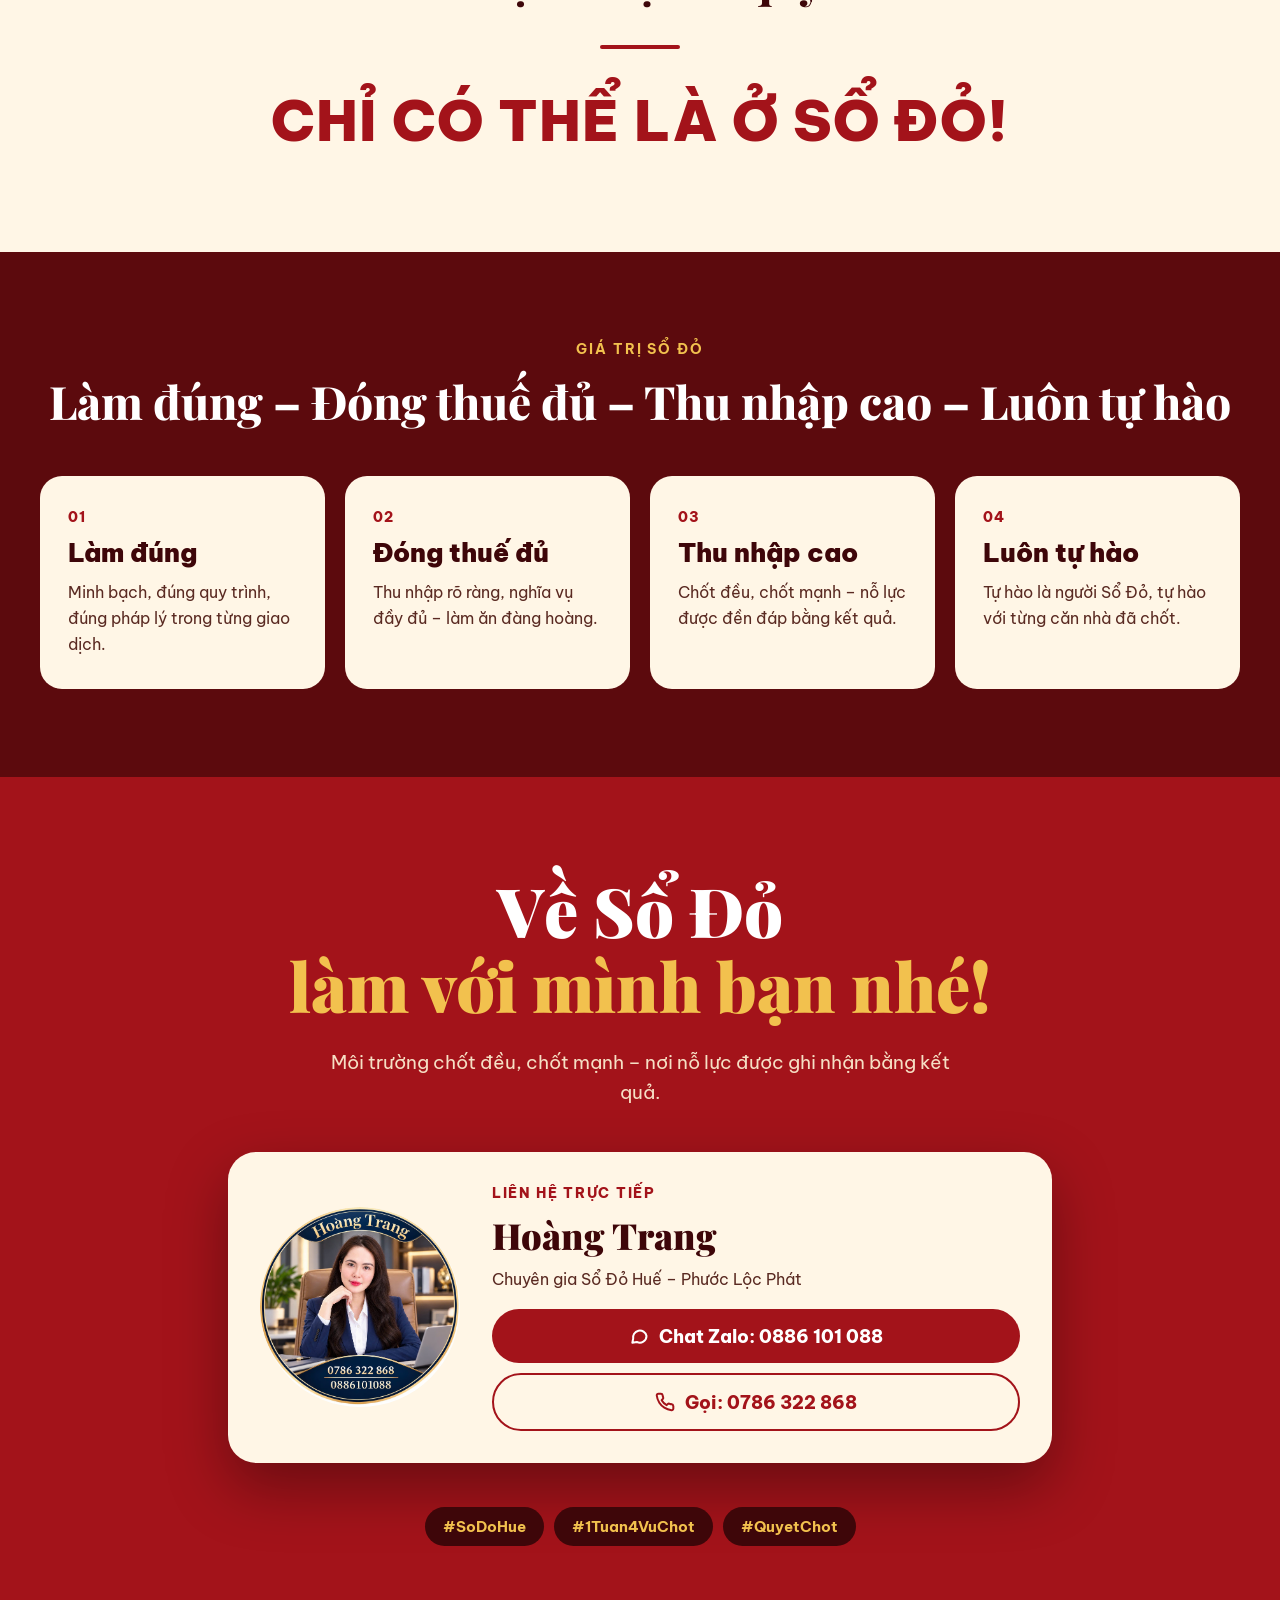
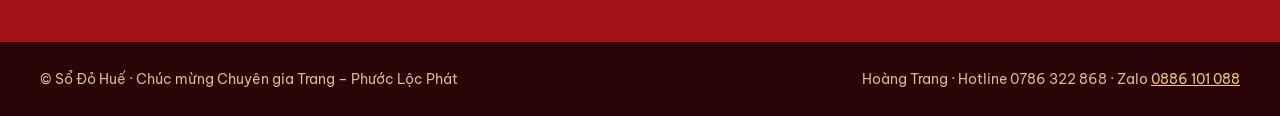
<file: static/vinh-danh/1-tuan-4-vu-chot/index.html>
<!DOCTYPE html>
<html lang="vi">
<head>
<meta charset="utf-8">
<meta name="viewport" content="width=device-width, initial-scale=1">
<title>1 tuần 4 vụ chốt – Vinh danh Chuyên gia Trang – Sổ Đỏ Huế</title>
<meta name="description" content="Chúc mừng Chuyên gia Trang – Phước Lộc Phát: 1 tuần 4 vụ chốt tại Sổ Đỏ Huế. Làm đúng – Đóng thuế đủ – Thu nhập cao – Luôn tự hào. Zalo 0886 101 088.">
<link rel="canonical" href="https://hoangtrangbds.vercel.app/vinh-danh/1-tuan-4-vu-chot/">
<meta property="og:type" content="article">
<meta property="og:title" content="1 tuần 4 vụ chốt – Vinh danh Chuyên gia Trang – Sổ Đỏ Huế">
<meta property="og:description" content="Chúc mừng Chuyên gia Trang – Phước Lộc Phát: 1 tuần 4 vụ chốt tại Sổ Đỏ Huế. Làm đúng – Đóng thuế đủ – Thu nhập cao – Luôn tự hào. Zalo 0886 101 088.">
<meta property="og:image" content="https://hoangtrangbds.vercel.app/vinh-danh/1-tuan-4-vu-chot/assets/vinh-danh-trang.jpg">
<meta property="og:url" content="https://hoangtrangbds.vercel.app/vinh-danh/1-tuan-4-vu-chot/">
<link rel="icon" type="image/png" href="/images/favicon.png">
<link rel="preconnect" href="https://fonts.googleapis.com">
<link rel="stylesheet" href="https://fonts.googleapis.com/css2?family=Be+Vietnam+Pro:wght@400;500;600;700;800;900&amp;family=Playfair+Display:wght@700;800;900&amp;display=swap">
<style>
body{margin:0;background:#5C0A0D}
a{color:#F4CB72}a:hover{color:#FFE3A3}
</style>
<style>html{scroll-behavior:smooth}img{max-width:100%}section[id]{scroll-margin-top:20px}
.ht-float{position:fixed;right:16px;bottom:20px;z-index:50}
.ht-float a{width:56px;height:56px;border-radius:50%;display:grid;place-items:center;background:#0068ff;color:#fff!important;font:800 13px 'Be Vietnam Pro',sans-serif;text-decoration:none;box-shadow:0 6px 18px rgba(0,0,0,.3)}</style>
</head>
<body>
<div style="font-family: 'Be Vietnam Pro', system-ui, sans-serif; color: #FFF6E6; background: #5C0A0D; width: 100%">

  
  <header style="background: #3E0609; border-bottom: 1px solid #7A1A1E">
    <div style="max-width: 1200px; margin: 0 auto; padding: 16px 24px; display: flex; align-items: center; justify-content: space-between; gap: 16px; flex-wrap: wrap">
      <div style="display: flex; align-items: center; gap: 12px">
        <div style="width: 48px; height: 48px; border-radius: 50%; background: #FFD84D; border: 4px solid #1F8F3A; box-shadow: 0 0 0 3px #1D4FD8; display: flex; align-items: center; justify-content: center; text-align: center; font-weight: 900; font-size: 11px; line-height: 1.05; color: #C8101A">SỔ ĐỎ<br>HUẾ</div>
        <div>
          <div style="font-weight: 800; font-size: 18px; letter-spacing: 0.04em">SỔ ĐỎ HUẾ</div>
          <div style="font-size: 13px; color: #E9C9A0">Bản tin vinh danh</div>
        </div>
      </div>
      <div style="display: flex; align-items: center; gap: 14px; flex-wrap: wrap">
        <a href="/" title="Trang chủ Hoàng Trang Bất động sản" style="display: flex; align-items: center; gap: 10px; text-decoration: none">
          <img src="./assets/logo-hoang-trang.jpg" alt="Logo Hoàng Trang" style="width: 48px; height: 48px; border-radius: 50%; object-fit: cover; border: 2px solid #F2C14E">
          <div style="font-weight: 800; font-size: 16px; color: #FFF6E6">Hoàng Trang</div>
        </a>
        <a href="https://zalo.me/0886101088" style="display: inline-flex; align-items: center; gap: 8px; min-height: 44px; padding: 0 20px; border-radius: 999px; background: #F2C14E; color: #3E0609; font-weight: 800; text-decoration: none; font-size: 15px">
          <svg aria-hidden="true" width="18" height="18" viewBox="0 0 24 24" fill="none" stroke="currentColor" stroke-width="2.4" stroke-linecap="round" stroke-linejoin="round"><path d="M21 12a8 8 0 0 1-11.6 7.1L4 20l1-4.6A8 8 0 1 1 21 12z"/></svg>
          Zalo 0886 101 088
        </a>
      </div>
    </div>
  </header>

  
  <section style="background: #A3131A; position: relative; overflow: hidden">
    <div style="max-width: 1200px; margin: 0 auto; padding: 72px 24px 80px; display: flex; flex-wrap: wrap; align-items: center; gap: 56px">
      <div style="flex: 1 1 460px; min-width: 0">
        <div style="display: inline-flex; align-items: center; gap: 10px; padding: 8px 16px; border: 1px solid #F2C14E; border-radius: 999px; color: #F2C14E; font-weight: 700; font-size: 14px; letter-spacing: 0.12em">
          <svg aria-hidden="true" width="18" height="18" viewBox="0 0 24 24" fill="none" stroke="currentColor" stroke-width="2" stroke-linecap="round" stroke-linejoin="round"><path d="M8 21h8M12 17v4M7 4h10v5a5 5 0 0 1-10 0V4z"/><path d="M17 5h3v2a3 3 0 0 1-3 3M7 5H4v2a3 3 0 0 0 3 3"/></svg>
          VINH DANH
        </div>
        <h1 style="margin: 24px 0 0; font-family: 'Playfair Display', Georgia, serif; font-weight: 900; line-height: 0.95; font-size: clamp(56px, 9vw, 116px); color: #FFFFFF">1 TUẦN<br><span style="color: #F2C14E">4 VỤ CHỐT</span></h1>
        <p style="margin: 28px 0 0; font-size: clamp(22px, 2.6vw, 32px); font-weight: 800; color: #FFF6E6">Quá xuất sắc anh em ạ!</p>
        <p style="margin: 14px 0 0; font-size: 19px; line-height: 1.6; color: #F6DFC4; max-width: 560px">Chúc mừng <strong style="color: #FFFFFF">Chuyên gia Trang – Phước Lộc Phát</strong>. Thị trường có thể chậm, nhưng anh em Sổ Đỏ vẫn chốt đều, chốt mạnh!</p>
        <div style="margin-top: 36px; display: flex; flex-wrap: wrap; gap: 14px">
          <a href="#gia-nhap" style="display: inline-flex; align-items: center; gap: 10px; min-height: 52px; padding: 0 28px; border-radius: 999px; background: #F2C14E; color: #3E0609; font-weight: 800; font-size: 17px; text-decoration: none">Gia nhập Sổ Đỏ
            <svg aria-hidden="true" width="18" height="18" viewBox="0 0 24 24" fill="none" stroke="currentColor" stroke-width="2.4" stroke-linecap="round" stroke-linejoin="round"><path d="M5 12h14M13 6l6 6-6 6"/></svg>
          </a>
          <a href="#thong-diep" style="display: inline-flex; align-items: center; min-height: 52px; padding: 0 28px; border-radius: 999px; border: 2px solid #F6DFC4; color: #FFF6E6; font-weight: 700; font-size: 17px; text-decoration: none">Xem thông điệp</a>
        </div>
      </div>
      <div style="flex: 1 1 420px; min-width: 0; display: flex; justify-content: center">
        <div style="position: relative; width: 100%; max-width: 520px">
          <div style="border-radius: 28px; padding: 10px; background: #F2C14E; box-shadow: 0 30px 80px rgba(0,0,0,0.45)">
            <img src="./assets/vinh-danh-trang.jpg" alt="Chuyên gia Trang – Top 1 chốt nhà tại Sổ Đỏ Huế" style="display: block; width: 100%; height: auto; border-radius: 20px">
          </div>
          <div style="position: absolute; left: -18px; bottom: 28px; background: #3E0609; border: 2px solid #F2C14E; border-radius: 18px; padding: 14px 20px; box-shadow: 0 12px 30px rgba(0,0,0,0.4)">
            <div style="font-family: 'Playfair Display', Georgia, serif; font-size: 40px; font-weight: 900; color: #F2C14E; line-height: 1">4/7</div>
            <div style="font-size: 13px; font-weight: 600; color: #F6DFC4; margin-top: 4px">vụ chốt / 7 ngày</div>
          </div>
        </div>
      </div>
    </div>
  </section>

  
  <section style="background: #3E0609">
    <div style="max-width: 1200px; margin: 0 auto; padding: 64px 24px">
      <p style="margin: 0; text-align: center; color: #F2C14E; font-weight: 700; letter-spacing: 0.14em; font-size: 14px">KẾT QUẢ TUẦN NÀY</p>
      <h2 style="margin: 12px 0 40px; text-align: center; font-family: 'Playfair Display', Georgia, serif; font-size: clamp(32px, 4vw, 48px); font-weight: 800; color: #FFFFFF">Bốn lần chốt – bốn lần tự hào</h2>
      <div style="display: grid; grid-template-columns: repeat(auto-fit, minmax(220px, 1fr)); gap: 20px">
        
          <div style="background: #5C0A0D; border: 1px solid #8A2A2E; border-radius: 20px; padding: 28px; display: flex; flex-direction: column; gap: 14px">
            <div style="width: 52px; height: 52px; border-radius: 50%; background: #F2C14E; color: #3E0609; display: flex; align-items: center; justify-content: center">
              <svg aria-hidden="true" width="26" height="26" viewBox="0 0 24 24" fill="none" stroke="currentColor" stroke-width="2.4" stroke-linecap="round" stroke-linejoin="round"><path d="M3 11l9-7 9 7"/><path d="M5 10v10h14V10"/><path d="M9 15l2 2 4-4"/></svg>
            </div>
            <div style="font-family: 'Playfair Display', Georgia, serif; font-size: 44px; font-weight: 900; color: #F2C14E; line-height: 1">01</div>
            <div style="font-size: 18px; font-weight: 700; color: #FFFFFF">Vụ chốt thứ nhất</div>
          </div>
        
          <div style="background: #5C0A0D; border: 1px solid #8A2A2E; border-radius: 20px; padding: 28px; display: flex; flex-direction: column; gap: 14px">
            <div style="width: 52px; height: 52px; border-radius: 50%; background: #F2C14E; color: #3E0609; display: flex; align-items: center; justify-content: center">
              <svg aria-hidden="true" width="26" height="26" viewBox="0 0 24 24" fill="none" stroke="currentColor" stroke-width="2.4" stroke-linecap="round" stroke-linejoin="round"><path d="M3 11l9-7 9 7"/><path d="M5 10v10h14V10"/><path d="M9 15l2 2 4-4"/></svg>
            </div>
            <div style="font-family: 'Playfair Display', Georgia, serif; font-size: 44px; font-weight: 900; color: #F2C14E; line-height: 1">02</div>
            <div style="font-size: 18px; font-weight: 700; color: #FFFFFF">Vụ chốt thứ hai</div>
          </div>
        
          <div style="background: #5C0A0D; border: 1px solid #8A2A2E; border-radius: 20px; padding: 28px; display: flex; flex-direction: column; gap: 14px">
            <div style="width: 52px; height: 52px; border-radius: 50%; background: #F2C14E; color: #3E0609; display: flex; align-items: center; justify-content: center">
              <svg aria-hidden="true" width="26" height="26" viewBox="0 0 24 24" fill="none" stroke="currentColor" stroke-width="2.4" stroke-linecap="round" stroke-linejoin="round"><path d="M3 11l9-7 9 7"/><path d="M5 10v10h14V10"/><path d="M9 15l2 2 4-4"/></svg>
            </div>
            <div style="font-family: 'Playfair Display', Georgia, serif; font-size: 44px; font-weight: 900; color: #F2C14E; line-height: 1">03</div>
            <div style="font-size: 18px; font-weight: 700; color: #FFFFFF">Vụ chốt thứ ba</div>
          </div>
        
          <div style="background: #5C0A0D; border: 1px solid #8A2A2E; border-radius: 20px; padding: 28px; display: flex; flex-direction: column; gap: 14px">
            <div style="width: 52px; height: 52px; border-radius: 50%; background: #F2C14E; color: #3E0609; display: flex; align-items: center; justify-content: center">
              <svg aria-hidden="true" width="26" height="26" viewBox="0 0 24 24" fill="none" stroke="currentColor" stroke-width="2.4" stroke-linecap="round" stroke-linejoin="round"><path d="M3 11l9-7 9 7"/><path d="M5 10v10h14V10"/><path d="M9 15l2 2 4-4"/></svg>
            </div>
            <div style="font-family: 'Playfair Display', Georgia, serif; font-size: 44px; font-weight: 900; color: #F2C14E; line-height: 1">04</div>
            <div style="font-size: 18px; font-weight: 700; color: #FFFFFF">Vụ chốt thứ tư</div>
          </div>
        
      </div>
    </div>
  </section>

  
  <section id="thong-diep" style="background: #FFF6E6; color: #3E0609">
    <div style="max-width: 960px; margin: 0 auto; padding: 96px 24px; text-align: center">
      <svg aria-hidden="true" width="44" height="44" viewBox="0 0 24 24" fill="none" stroke="#A3131A" stroke-width="2" stroke-linecap="round" stroke-linejoin="round" style="display: block; margin: 0 auto"><path d="M7 7h4v4H7c0 3 1 5 4 6M15 7h4v4h-4c0 3 1 5 4 6"/></svg>
      <p style="margin: 24px 0 0; font-family: 'Playfair Display', Georgia, serif; font-size: clamp(28px, 3.6vw, 44px); font-weight: 800; line-height: 1.3; color: #3E0609">Không cần nói nhiều, kết quả chính là câu trả lời cho mọi nỗ lực và quyết tâm!</p>
      <div style="width: 80px; height: 4px; background: #A3131A; margin: 36px auto; border-radius: 4px"></div>
      <p style="margin: 0; font-size: clamp(30px, 4.4vw, 56px); font-weight: 900; letter-spacing: 0.02em; color: #A3131A">CHỈ CÓ THỂ LÀ Ở SỔ ĐỎ!</p>
    </div>
  </section>

  
  <section style="background: #5C0A0D">
    <div style="max-width: 1200px; margin: 0 auto; padding: 88px 24px">
      <p style="margin: 0; text-align: center; color: #F2C14E; font-weight: 700; letter-spacing: 0.14em; font-size: 14px">GIÁ TRỊ SỔ ĐỎ</p>
      <h2 style="margin: 12px 0 44px; text-align: center; font-family: 'Playfair Display', Georgia, serif; font-size: clamp(30px, 4vw, 46px); font-weight: 800; color: #FFFFFF">Làm đúng – Đóng thuế đủ – Thu nhập cao – Luôn tự hào</h2>
      <div style="display: grid; grid-template-columns: repeat(auto-fit, minmax(240px, 1fr)); gap: 20px">
        
          <div style="background: #FFF6E6; color: #3E0609; border-radius: 22px; padding: 32px 28px; display: flex; flex-direction: column; gap: 12px">
            <div style="font-size: 14px; font-weight: 800; color: #A3131A; letter-spacing: 0.1em">01</div>
            <div style="font-size: 26px; font-weight: 900; line-height: 1.15">Làm đúng</div>
            <div style="font-size: 16px; line-height: 1.6; color: #5A2A22">Minh bạch, đúng quy trình, đúng pháp lý trong từng giao dịch.</div>
          </div>
        
          <div style="background: #FFF6E6; color: #3E0609; border-radius: 22px; padding: 32px 28px; display: flex; flex-direction: column; gap: 12px">
            <div style="font-size: 14px; font-weight: 800; color: #A3131A; letter-spacing: 0.1em">02</div>
            <div style="font-size: 26px; font-weight: 900; line-height: 1.15">Đóng thuế đủ</div>
            <div style="font-size: 16px; line-height: 1.6; color: #5A2A22">Thu nhập rõ ràng, nghĩa vụ đầy đủ – làm ăn đàng hoàng.</div>
          </div>
        
          <div style="background: #FFF6E6; color: #3E0609; border-radius: 22px; padding: 32px 28px; display: flex; flex-direction: column; gap: 12px">
            <div style="font-size: 14px; font-weight: 800; color: #A3131A; letter-spacing: 0.1em">03</div>
            <div style="font-size: 26px; font-weight: 900; line-height: 1.15">Thu nhập cao</div>
            <div style="font-size: 16px; line-height: 1.6; color: #5A2A22">Chốt đều, chốt mạnh – nỗ lực được đền đáp bằng kết quả.</div>
          </div>
        
          <div style="background: #FFF6E6; color: #3E0609; border-radius: 22px; padding: 32px 28px; display: flex; flex-direction: column; gap: 12px">
            <div style="font-size: 14px; font-weight: 800; color: #A3131A; letter-spacing: 0.1em">04</div>
            <div style="font-size: 26px; font-weight: 900; line-height: 1.15">Luôn tự hào</div>
            <div style="font-size: 16px; line-height: 1.6; color: #5A2A22">Tự hào là người Sổ Đỏ, tự hào với từng căn nhà đã chốt.</div>
          </div>
        
      </div>
    </div>
  </section>

  
  <section id="gia-nhap" style="background: #A3131A">
    <div style="max-width: 1000px; margin: 0 auto; padding: 96px 24px; text-align: center">
      <h2 style="margin: 0; font-family: 'Playfair Display', Georgia, serif; font-size: clamp(36px, 5.4vw, 68px); font-weight: 900; line-height: 1.1; color: #FFFFFF">Về Sổ Đỏ<br><span style="color: #F2C14E">làm với mình bạn nhé!</span></h2>
      <p style="margin: 24px auto 0; max-width: 640px; font-size: 19px; line-height: 1.6; color: #F6DFC4">Môi trường chốt đều, chốt mạnh – nơi nỗ lực được ghi nhận bằng kết quả.</p>
      <div style="margin: 44px auto 0; max-width: 760px; background: #FFF6E6; color: #3E0609; border-radius: 28px; padding: 32px; display: flex; flex-wrap: wrap; align-items: center; justify-content: center; gap: 32px; text-align: left; box-shadow: 0 24px 60px rgba(0,0,0,0.35)">
        <img src="./assets/logo-hoang-trang.jpg" alt="Logo Hoàng Trang – 0786 322 868, 0886 101 088" style="width: 200px; height: 200px; border-radius: 50%; object-fit: cover; flex: 0 0 auto">
        <div style="flex: 1 1 300px; min-width: 0; display: flex; flex-direction: column; gap: 14px">
          <div style="font-size: 14px; font-weight: 800; letter-spacing: 0.12em; color: #A3131A">LIÊN HỆ TRỰC TIẾP</div>
          <div style="font-family: 'Playfair Display', Georgia, serif; font-size: 36px; font-weight: 900; line-height: 1.1">Hoàng Trang</div>
          <div style="font-size: 16px; color: #5A2A22">Chuyên gia Sổ Đỏ Huế – Phước Lộc Phát</div>
          <div style="display: flex; flex-direction: column; gap: 10px; margin-top: 6px">
            <a href="https://zalo.me/0886101088" style="display: inline-flex; align-items: center; justify-content: center; gap: 10px; min-height: 54px; padding: 0 24px; border-radius: 999px; background: #A3131A; color: #FFFFFF; font-weight: 800; font-size: 18px; text-decoration: none">
              <svg aria-hidden="true" width="20" height="20" viewBox="0 0 24 24" fill="none" stroke="currentColor" stroke-width="2.4" stroke-linecap="round" stroke-linejoin="round"><path d="M21 12a8 8 0 0 1-11.6 7.1L4 20l1-4.6A8 8 0 1 1 21 12z"/></svg>
              Chat Zalo: 0886 101 088
            </a>
            <a href="tel:0786322868" style="display: inline-flex; align-items: center; justify-content: center; gap: 10px; min-height: 54px; padding: 0 24px; border-radius: 999px; border: 2px solid #A3131A; color: #A3131A; font-weight: 800; font-size: 18px; text-decoration: none">
              <svg aria-hidden="true" width="20" height="20" viewBox="0 0 24 24" fill="none" stroke="currentColor" stroke-width="2.4" stroke-linecap="round" stroke-linejoin="round"><path d="M22 16.9v3a2 2 0 0 1-2.2 2 19.8 19.8 0 0 1-8.6-3.1 19.5 19.5 0 0 1-6-6A19.8 19.8 0 0 1 2.1 4.2 2 2 0 0 1 4.1 2h3a2 2 0 0 1 2 1.7c.1.9.4 1.8.7 2.7a2 2 0 0 1-.5 2.1L8 9.8a16 16 0 0 0 6 6l1.3-1.3a2 2 0 0 1 2.1-.4c.9.3 1.8.6 2.7.7a2 2 0 0 1 1.7 2z"/></svg>
              Gọi: 0786 322 868
            </a>
          </div>
        </div>
      </div>
      <div style="margin-top: 44px; display: flex; flex-wrap: wrap; justify-content: center; gap: 10px">
        <span style="padding: 10px 18px; border-radius: 999px; background: #3E0609; color: #F2C14E; font-weight: 700; font-size: 15px">#SoDoHue</span>
        <span style="padding: 10px 18px; border-radius: 999px; background: #3E0609; color: #F2C14E; font-weight: 700; font-size: 15px">#1Tuan4VuChot</span>
        <span style="padding: 10px 18px; border-radius: 999px; background: #3E0609; color: #F2C14E; font-weight: 700; font-size: 15px">#QuyetChot</span>
      </div>
    </div>
  </section>

  <footer style="background: #2A0406">
    <div style="max-width: 1200px; margin: 0 auto; padding: 28px 24px; display: flex; flex-wrap: wrap; justify-content: space-between; gap: 12px; font-size: 14px; color: #D9B99A">
      <span>© Sổ Đỏ Huế · Chúc mừng Chuyên gia Trang – Phước Lộc Phát</span>
      <span>Hoàng Trang · Hotline 0786 322 868 · Zalo <a href="https://zalo.me/0886101088">0886 101 088</a></span>
    </div>
  </footer>
</div>
<div class="ht-float"><a href="https://zalo.me/0886101088" aria-label="Chat Zalo 0886 101 088">Zalo</a></div>
</body>
</html>
</file>
